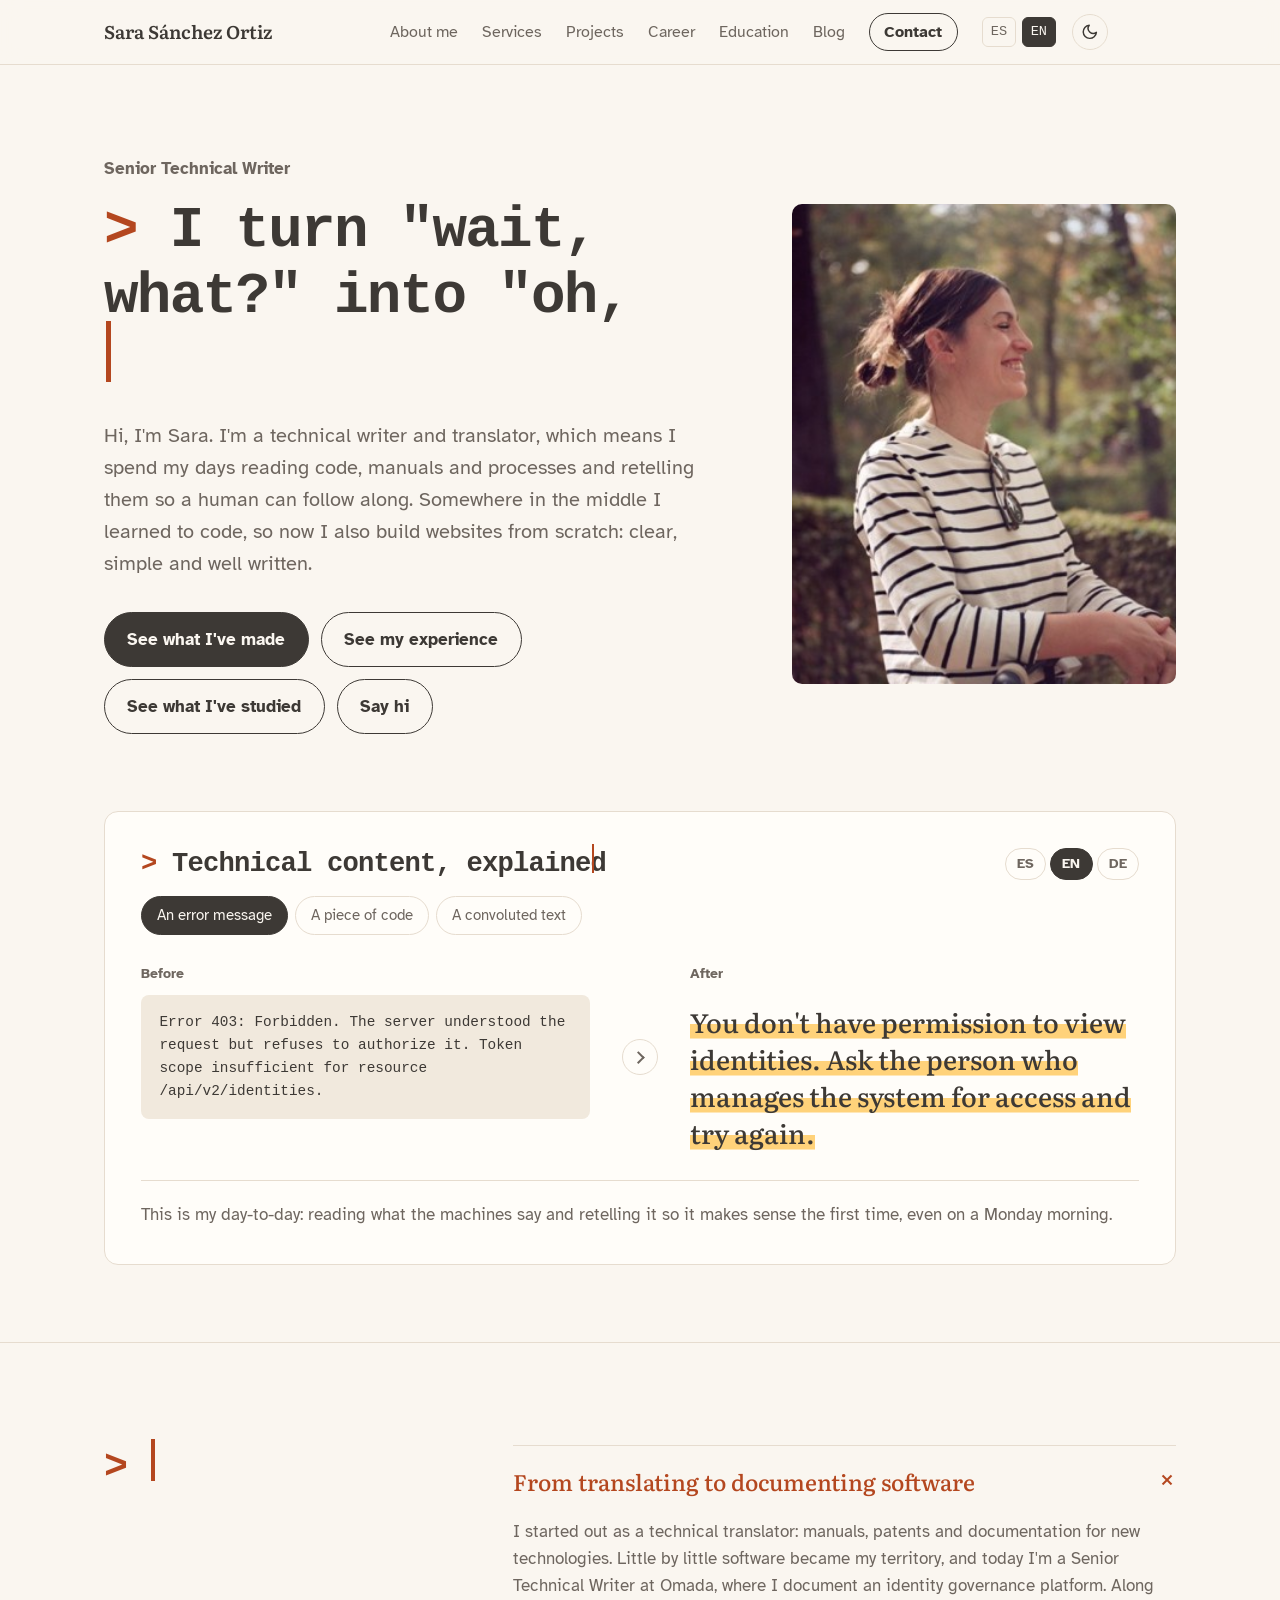
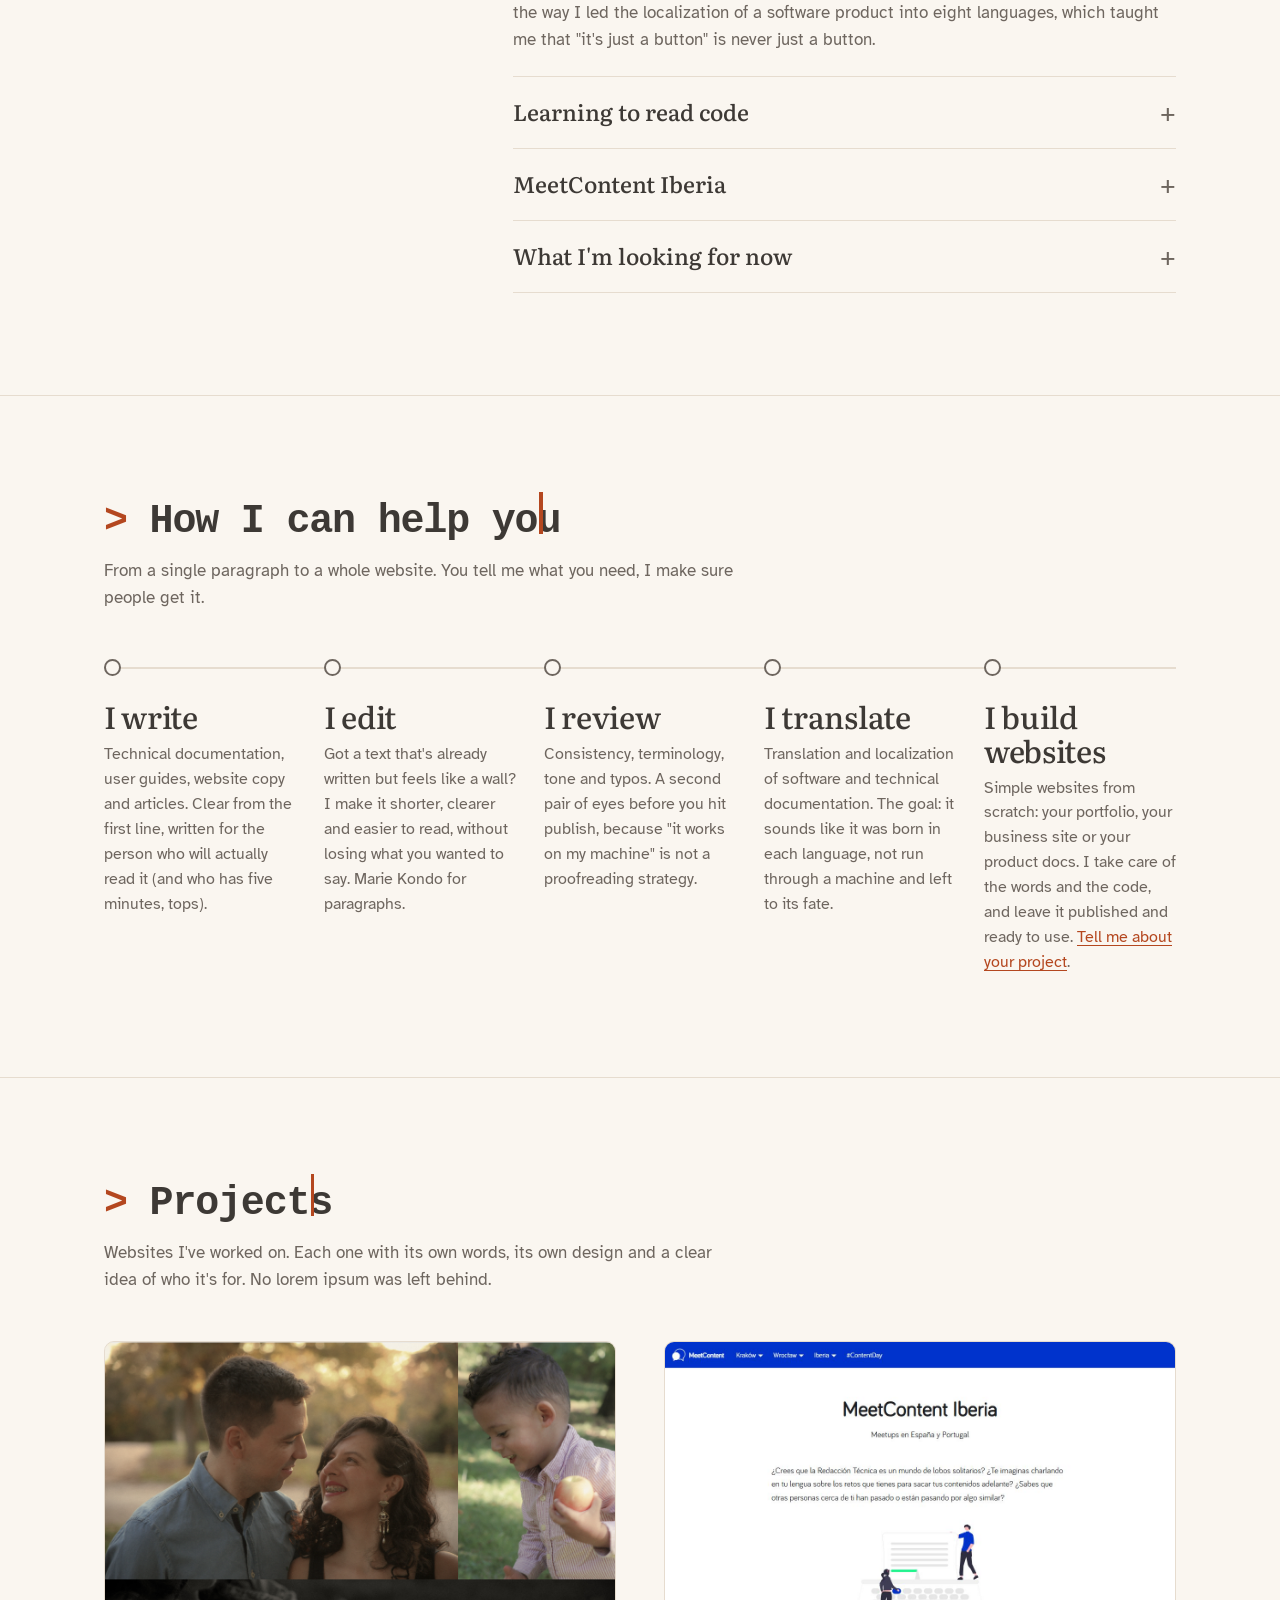
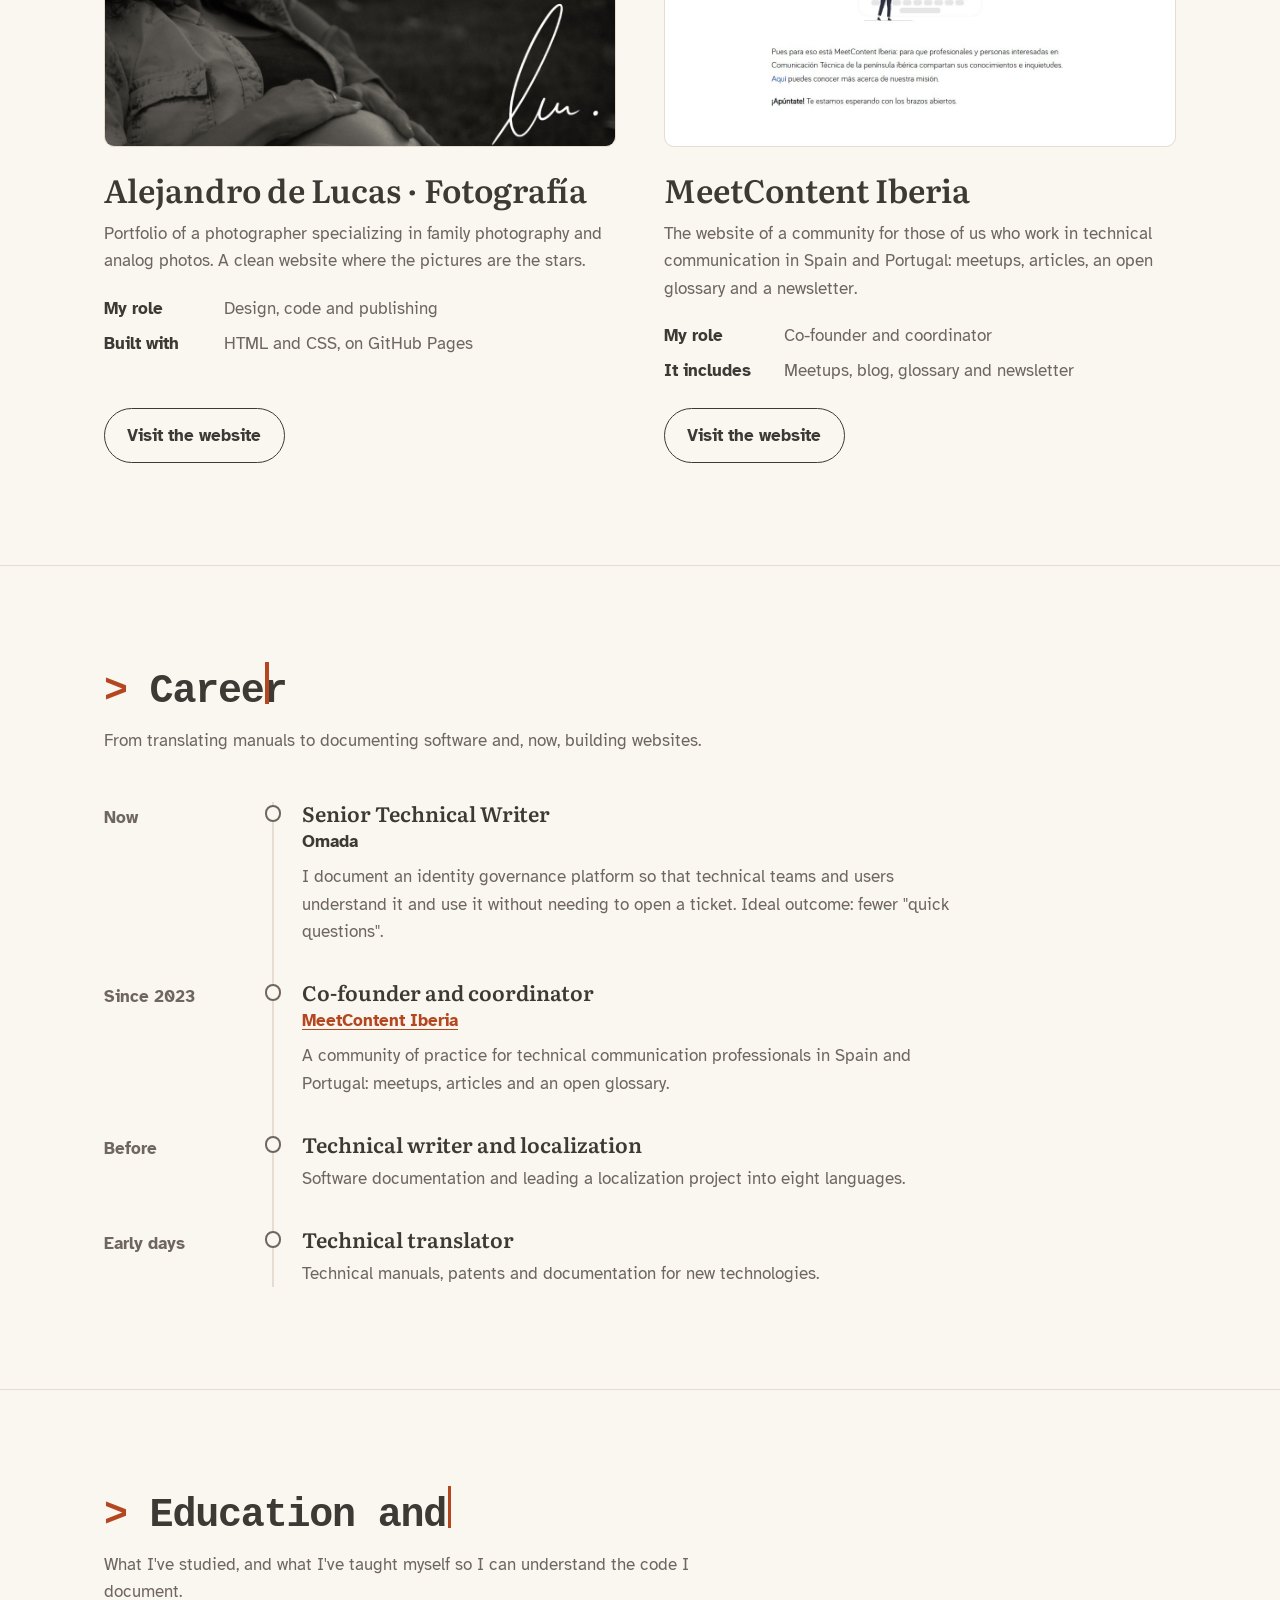
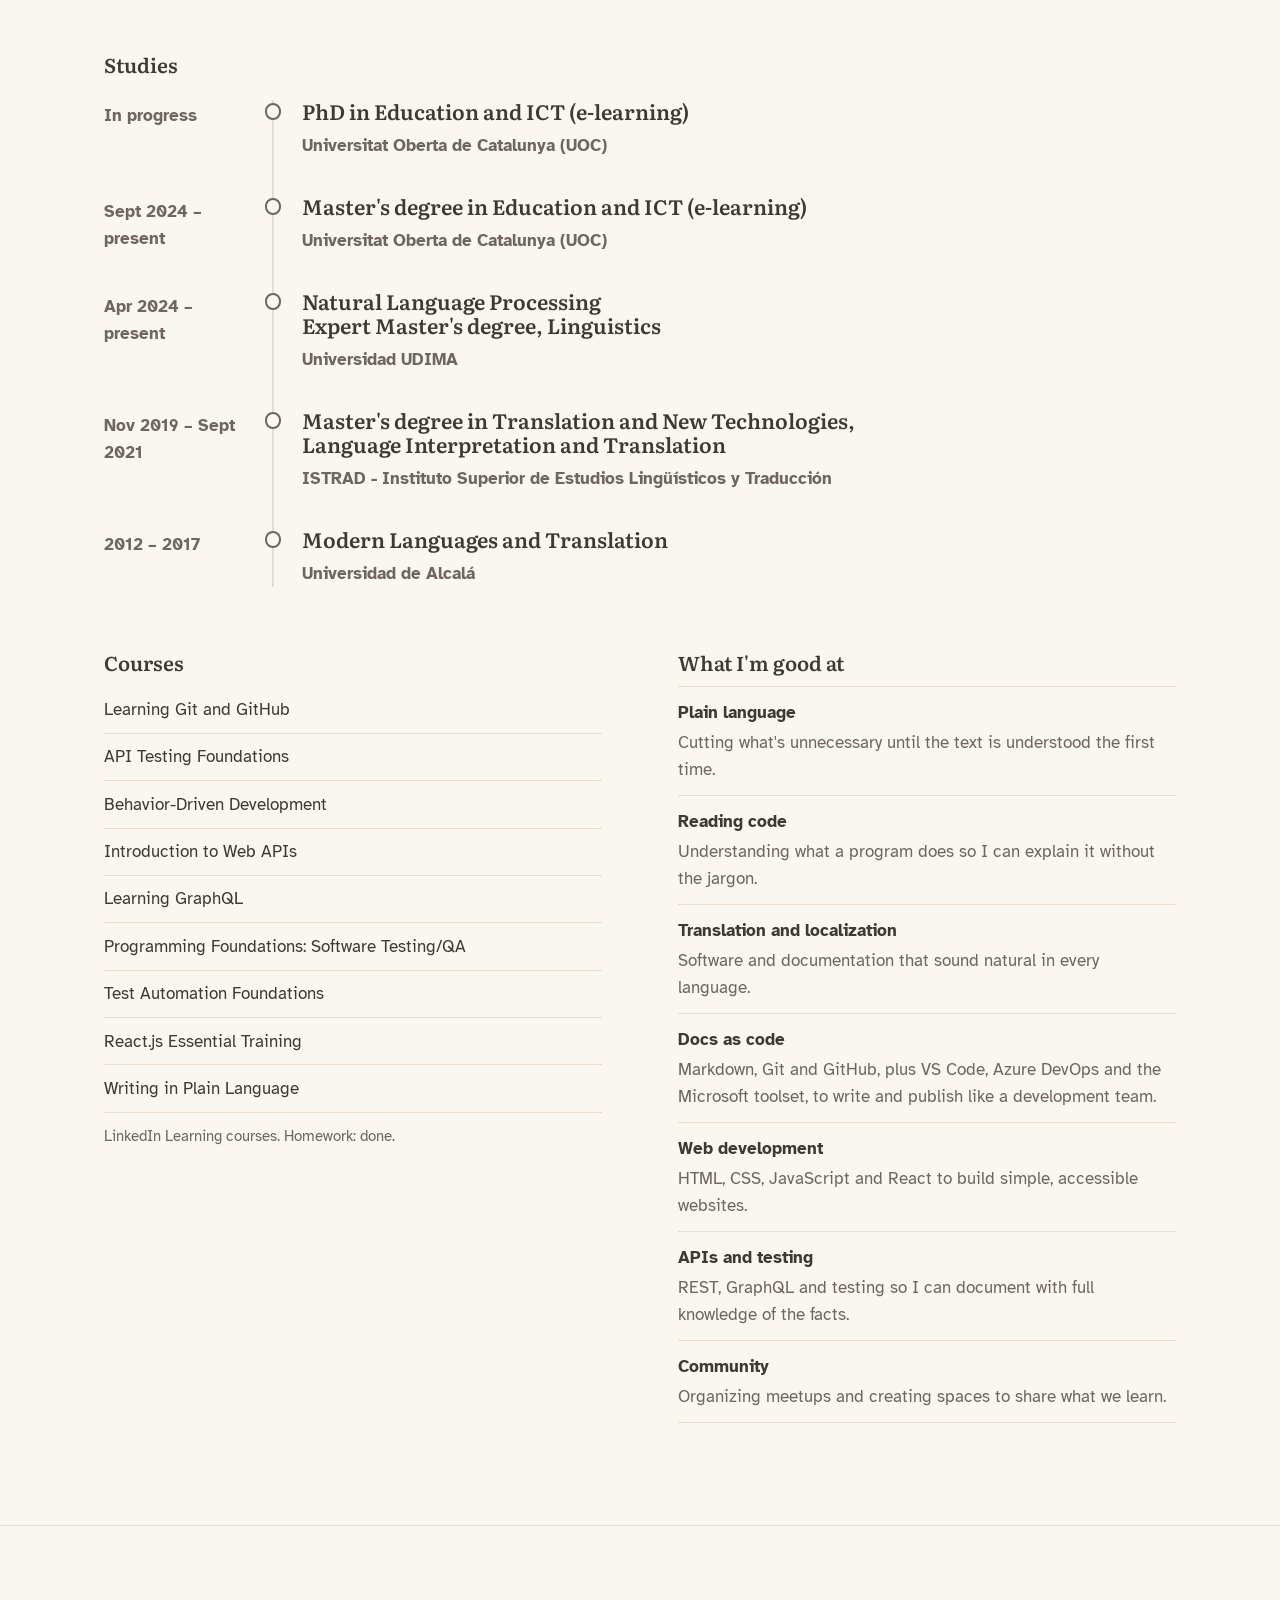
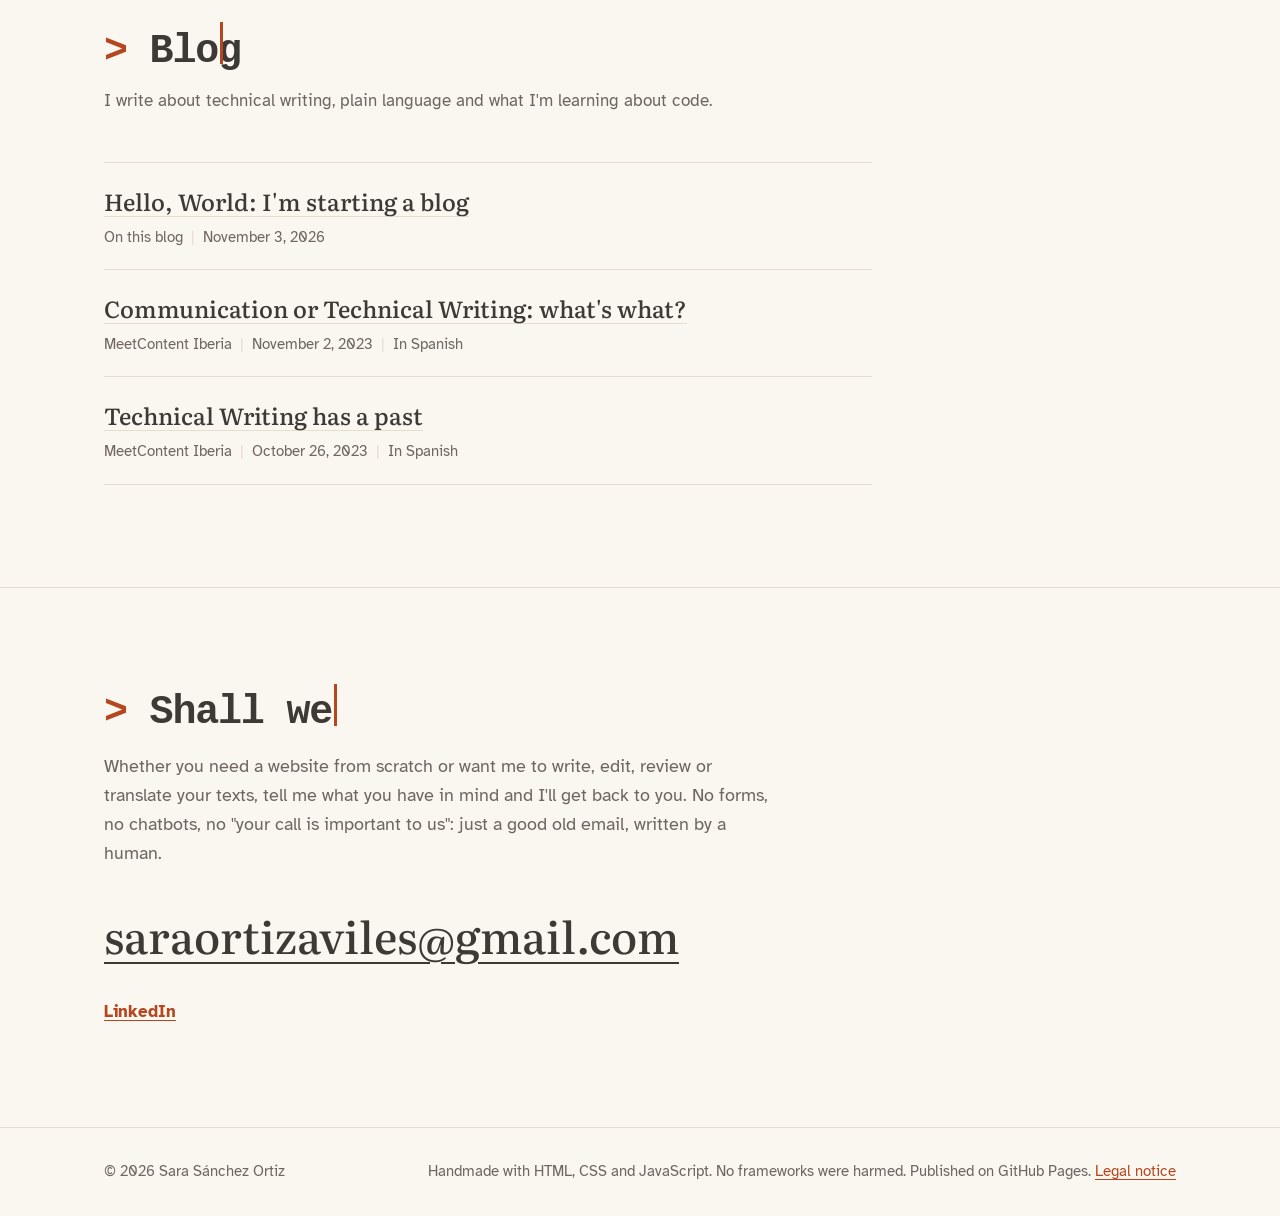
<file: index.html>
<!DOCTYPE html>
<html lang="en">
<head>
  <meta charset="UTF-8">
  <meta name="viewport" content="width=device-width, initial-scale=1">
  <title>Sara Sánchez Ortiz | Technical writing, translation and web design</title>
  <meta name="description" content="Sara Sánchez Ortiz, Senior Technical Writer. I turn 'wait, what?' into 'oh, that was easy': writing, editing, reviewing, translation and simple websites built from scratch.">
  <meta name="author" content="Sara Sánchez Ortiz">

  <!-- How the website looks when shared on LinkedIn, WhatsApp, etc. -->
  <meta property="og:type" content="profile">
  <meta property="og:title" content="Sara Sánchez Ortiz | Technical writing and websites">
  <meta property="og:description" content="I turn 'wait, what?' into 'oh, that was easy'. Writing, editing, reviewing, translation and web design.">
  <meta property="og:url" content="https://sarasanchezor.github.io/TechnicalWriter/">
  <meta property="og:locale" content="en_US">

  <link rel="icon" href="favicon.svg" type="image/svg+xml">

  <link rel="preconnect" href="https://fonts.googleapis.com">
  <link rel="preconnect" href="https://fonts.gstatic.com" crossorigin>
  <link href="https://fonts.googleapis.com/css2?family=Atkinson+Hyperlegible:ital,wght@0,400;0,700;1,400&family=Literata:ital,opsz,wght@0,7..72,400..700;1,7..72,400..700&display=swap" rel="stylesheet">

  <link rel="stylesheet" href="css/styles.css">
  <script>document.documentElement.classList.add('js');try{var t=localStorage.getItem('theme');if(t==='light'||t==='dark')document.documentElement.dataset.theme=t;}catch(e){}</script>
  <script src="js/main.js" defer></script>
</head>
<body>
  <a class="skip-link" href="#main">Skip to content</a>

  <header class="site-header">
    <div class="wrap header-inner">
      <a class="brand" href="#home">Sara Sánchez Ortiz</a>
      <button class="nav-toggle" type="button" aria-expanded="false" aria-controls="menu">Menu</button>
      <nav id="menu" class="site-nav" aria-label="Main">
        <a href="#about">About me</a>
        <a href="#services">Services</a>
        <a href="#projects">Projects</a>
        <a href="#career">Career</a>
        <a href="#education">Education</a>
        <a href="#blog">Blog</a>
        <a class="nav-cta" href="#contact">Contact</a>
        <span class="lang-links" role="group" aria-label="Language">
          <a href="es/index.html" hreflang="es" lang="es">ES</a>
          <a href="index.html" hreflang="en" lang="en" aria-current="true">EN</a>
        </span>
      </nav>
      <button class="theme-toggle" type="button" aria-label="Switch to dark mode">
        <svg class="icon-moon" viewBox="0 0 24 24" aria-hidden="true"><path d="M21 12.8A9 9 0 1 1 11.2 3a7 7 0 0 0 9.8 9.8z"/></svg>
        <svg class="icon-sun" viewBox="0 0 24 24" aria-hidden="true"><circle cx="12" cy="12" r="4"/><path d="M12 2v2M12 20v2M4.9 4.9l1.4 1.4M17.7 17.7l1.4 1.4M2 12h2M20 12h2M4.9 19.1l1.4-1.4M17.7 6.3l1.4-1.4"/></svg>
      </button>
      <!-- EDIT: space reserved for your logo. Put it here, for example: <img src="img/logo.svg" alt="Sara Sánchez Ortiz logo" width="40" height="40"> -->
      <div class="header-logo"></div>
    </div>
  </header>

  <main id="main">

    <!-- ============ HOME ============ -->
    <section id="home" class="hero">
      <div class="wrap hero-grid">
        <div class="hero-text">
          <p class="hero-role">Senior Technical Writer</p>
          <h1>I turn "wait, what?" into "oh, that was easy."</h1>
          <p class="hero-lead">
            Hi, I'm Sara. I'm a technical writer and translator, which means I spend my days reading code,
            manuals and processes and retelling them so a human can follow along.
            Somewhere in the middle I learned to code, so now I also build websites from scratch:
            clear, simple and well written.
          </p>
          <div class="hero-actions">
            <a class="btn btn-primary" href="#projects">See what I've made</a>
            <a class="btn btn-secondary" href="#career">See my experience</a>
            <a class="btn btn-secondary" href="#education">See what I've studied</a>
            <a class="btn btn-secondary" href="#contact">Say hi</a>
          </div>
        </div>

        <figure class="hero-photo">
          <img src="img/sara.jpg" alt="Sara Sánchez Ortiz smiling in a park" width="400" height="400" data-fallback>
          <span class="photo-fallback" aria-hidden="true">SS</span>
        </figure>
      </div>

      <!-- Demo: technical content, explained -->
      <div class="wrap">
        <div class="explainer">
          <div class="explainer-head">
            <h2 class="explainer-title" data-es="Lo técnico, explicado" data-de="Technik, einfach erklärt">Technical content, explained</h2>
            <div class="lang-switch" role="group" aria-label="Example language" hidden>
              <button type="button" data-lang="es" aria-pressed="false" lang="es" aria-label="Español">ES</button>
              <button type="button" data-lang="en" aria-pressed="true" lang="en" aria-label="English">EN</button>
              <button type="button" data-lang="de" aria-pressed="false" lang="de" aria-label="Deutsch">DE</button>
            </div>
            <div class="tabs" role="tablist" aria-label="Choose an example">
              <button role="tab" id="tab-error" aria-controls="panel-error" aria-selected="true" data-es="Un mensaje de error" data-de="Eine Fehlermeldung">An error message</button>
              <button role="tab" id="tab-code" aria-controls="panel-code" aria-selected="false" tabindex="-1" data-es="Un trozo de código" data-de="Ein Stück Code">A piece of code</button>
              <button role="tab" id="tab-text" aria-controls="panel-text" aria-selected="false" tabindex="-1" data-es="Un texto enrevesado" data-de="Ein umständlicher Text">A convoluted text</button>
            </div>
          </div>

          <div id="panel-error" class="panel" role="tabpanel" aria-labelledby="tab-error">
            <div class="pane">
              <p class="pane-label">Before</p>
              <pre class="pane-code"><code>Error 403: Forbidden. The server understood the request but refuses to authorize it. Token scope insufficient for resource /api/v2/identities.</code></pre>
            </div>
            <span class="pane-arrow" aria-hidden="true"></span>
            <div class="pane">
              <p class="pane-label">After</p>
              <p class="pane-plain"><span class="marker" data-es="No tienes permiso para ver las identidades. Pide acceso a la persona que administra el sistema y vuelve a intentarlo." data-de="Sie haben keine Berechtigung, Identitäten anzuzeigen. Bitten Sie die Person, die das System verwaltet, um Zugriff und versuchen Sie es erneut.">You don't have permission to view identities. Ask the person who manages the system for access and try again.</span></p>
            </div>
          </div>

          <div id="panel-code" class="panel" role="tabpanel" aria-labelledby="tab-code" hidden>
            <div class="pane">
              <p class="pane-label">Before</p>
              <pre class="pane-code"><code>const LIMIT = 90 * 86400000;

if (Date.now() - user.lastLogin &gt; LIMIT) {
  account.disable();
  notify(user.manager);
}</code></pre>
            </div>
            <span class="pane-arrow" aria-hidden="true"></span>
            <div class="pane">
              <p class="pane-label">After</p>
              <p class="pane-plain"><span class="marker" data-es="Si alguien pasa más de 90 días sin entrar, su cuenta se desactiva sola y su responsable recibe un aviso." data-de="Wenn sich jemand länger als 90 Tage nicht anmeldet, wird das Konto automatisch deaktiviert und die verantwortliche Führungskraft benachrichtigt.">If someone goes more than 90 days without signing in, their account is disabled automatically and their manager gets a notification.</span></p>
            </div>
          </div>

          <div id="panel-text" class="panel" role="tabpanel" aria-labelledby="tab-text" hidden>
            <div class="pane">
              <p class="pane-label">Before</p>
              <p class="pane-dense" data-es="Con carácter previo a la realización de cualquier operación, el usuario deberá proceder a la cumplimentación del formulario de solicitud habilitado a tal efecto en la plataforma." data-de="Vor Durchführung eines jeden Vorgangs ist von der nutzenden Person zunächst das zu diesem Zweck auf der Plattform bereitgestellte Antragsformular auszufüllen.">Prior to the performance of any operation, the user shall proceed to the completion of the request form made available for that purpose on the platform.</p>
            </div>
            <span class="pane-arrow" aria-hidden="true"></span>
            <div class="pane">
              <p class="pane-label">After</p>
              <p class="pane-plain"><span class="marker" data-es="Antes de empezar, rellena el formulario de solicitud." data-de="Füllen Sie das Antragsformular aus, bevor Sie beginnen.">Before you start, fill in the request form.</span></p>
            </div>
          </div>

          <p class="explainer-note" data-es="Esto es mi día a día: leer lo que dicen las máquinas y contarlo para que se entienda a la primera, incluso un lunes a las nueve." data-de="Das ist mein Arbeitsalltag: lesen, was die Maschinen sagen, und es so erzählen, dass es gleich beim ersten Mal Sinn ergibt, sogar an einem Montagmorgen.">This is my day-to-day: reading what the machines say and retelling it so it makes sense the first time, even on a Monday morning.</p>
        </div>
      </div>
    </section>

    <!-- ============ ABOUT ME ============ -->
    <section id="about" class="section">
      <div class="wrap two-col">
        <h2>About me</h2>
        <div class="accordion">
          <details name="about" open>
            <summary>From translating to documenting software</summary>
            <p>
              I started out as a technical translator: manuals, patents and documentation for new technologies.
              Little by little software became my territory, and today I'm a Senior Technical Writer at Omada,
              where I document an identity governance platform. Along the way I led the
              localization of a software product into eight languages, which taught me that "it's just a
              button" is never just a button.
            </p>
          </details>
          <details name="about">
            <summary>Learning to read code</summary>
            <p>
              To explain a product well you have to understand it from the inside. So I learned to read code,
              work with Git and GitHub, VS Code, Azure DevOps and the Microsoft toolset, test APIs and build with
              HTML, CSS, JavaScript and React. Turns out a good
              website is a lot like a good manual: clear structure, the right words and nothing extra.
              Also, <code>Ctrl+Z</code> works in both.
            </p>
          </details>
          <details name="about">
            <summary>MeetContent Iberia</summary>
            <p>
              I'm also a co-founder of <a href="https://meetcontent.github.io/iberia/">MeetContent Iberia</a>,
              a community for those of us who work in technical communication in Spain and Portugal.
              We meet, we share what we've learned and we argue (nicely) about the Oxford comma.
            </p>
          </details>
          <details name="about">
            <summary>What I'm looking for now</summary>
            <p>
              I want to combine the two things I enjoy most, writing and building, so that companies and
              people end up with a website that is clear, useful and easy to use. No "click here to learn more".
              We both know what you'll find there.
            </p>
          </details>
        </div>
      </div>
    </section>

    <!-- ============ SERVICES ============ -->
    <section id="services" class="section">
      <div class="wrap">
        <div class="section-head">
          <h2>How I can help you</h2>
          <p>From a single paragraph to a whole website. You tell me what you need, I make sure people get it.</p>
        </div>

        <ol class="services">
          <li class="service">
            <h3>I write</h3>
            <p>Technical documentation, user guides, website copy and articles. Clear from the first line, written for the person who will actually read it (and who has five minutes, tops).</p>
          </li>
          <li class="service">
            <h3>I edit</h3>
            <p>Got a text that's already written but feels like a wall? I make it shorter, clearer and easier to read, without losing what you wanted to say. Marie Kondo for paragraphs.</p>
          </li>
          <li class="service">
            <h3>I review</h3>
            <p>Consistency, terminology, tone and typos. A second pair of eyes before you hit publish, because "it works on my machine" is not a proofreading strategy.</p>
          </li>
          <li class="service">
            <h3>I translate</h3>
            <p>Translation and localization of software and technical documentation. The goal: it sounds like it was born in each language, not run through a machine and left to its fate.</p>
          </li>
          <li class="service">
            <h3>I build websites</h3>
            <p>Simple websites from scratch: your portfolio, your business site or your product docs. I take care of the words and the code, and leave it published and ready to use. <a href="#contact">Tell me about your project</a>.</p>
          </li>
        </ol>
      </div>
    </section>

    <!-- ============ PROJECTS ============ -->
    <section id="projects" class="section">
      <div class="wrap">
        <div class="section-head">
          <h2>Projects</h2>
          <p>Websites I've worked on. Each one with its own words, its own design and a clear idea of who it's for. No lorem ipsum was left behind.</p>
        </div>

        <div class="project-grid">
        <article class="project-card">
          <figure class="project-shot">
            <img src="img/website-alejandro-de-lucas.png" alt="Photos from the Alejandro de Lucas · Fotografía website: a couple smiling at each other, a little boy holding an apple and a black-and-white pregnancy photo with the photographer's signature" width="1190" height="944" loading="lazy">
          </figure>
          <div class="project-body">
            <h3>Alejandro de Lucas · Fotografía</h3>
            <p>Portfolio of a photographer specializing in family photography and analog photos. A clean website where the pictures are the stars.</p>
            <dl class="project-facts">
              <div><dt>My role</dt><dd>Design, code and publishing</dd></div>
              <div><dt>Built with</dt><dd>HTML and CSS, on GitHub Pages</dd></div>
            </dl>
            <a class="btn btn-secondary" href="https://alexdelucas-fotografia.github.io/alejandrodelucas/">Visit the website</a>
          </div>
        </article>

        <article class="project-card">
          <figure class="project-shot">
            <img src="img/proyecto-2.jpg" alt="Screenshot of the MeetContent Iberia website" width="1190" height="944" loading="lazy">
          </figure>
          <div class="project-body">
            <h3>MeetContent Iberia</h3>
            <p>The website of a community for those of us who work in technical communication in Spain and Portugal: meetups, articles, an open glossary and a newsletter.</p>
            <dl class="project-facts">
              <div><dt>My role</dt><dd>Co-founder and coordinator</dd></div>
              <div><dt>It includes</dt><dd>Meetups, blog, glossary and newsletter</dd></div>
            </dl>
            <a class="btn btn-secondary" href="https://meetcontent.github.io/iberia/">Visit the website</a>
          </div>
        </article>
        </div>
    </section>

    <!-- ============ CAREER ============ -->
    <section id="career" class="section">
      <div class="wrap">
        <div class="section-head">
          <h2>Career</h2>
          <p>From translating manuals to documenting software and, now, building websites.</p>
        </div>

        <ol class="timeline">
          <li>
            <p class="tl-when">Now</p>
            <div class="tl-what">
              <h3>Senior Technical Writer</h3>
              <p class="tl-org">Omada</p>
              <p>I document an identity governance platform so that technical teams and users understand it and use it without needing to open a ticket. Ideal outcome: fewer "quick questions".</p>
            </div>
          </li>
          <li>
            <p class="tl-when">Since 2023</p>
            <div class="tl-what">
              <h3>Co-founder and coordinator</h3>
              <p class="tl-org"><a href="https://meetcontent.github.io/iberia/">MeetContent Iberia</a></p>
              <p>A community of practice for technical communication professionals in Spain and Portugal: meetups, articles and an open glossary.</p>
            </div>
          </li>
          <li>
            <p class="tl-when">Before</p>
            <div class="tl-what">
              <h3>Technical writer and localization</h3>
              <p>Software documentation and leading a localization project into eight languages.</p>
            </div>
          </li>
          <li>
            <p class="tl-when">Early days</p>
            <div class="tl-what">
              <h3>Technical translator</h3>
              <p>Technical manuals, patents and documentation for new technologies.</p>
            </div>
          </li>
        </ol>
      </div>
    </section>

    <!-- ============ EDUCATION AND SKILLS ============ -->
    <section id="education" class="section">
      <div class="wrap">
        <div class="section-head">
          <h2>Education and skills</h2>
          <p>What I've studied, and what I've taught myself so I can understand the code I document.</p>
        </div>

        <h3 class="cv-title">Studies</h3>
        <ol class="timeline">
          <li>
            <p class="tl-when">In progress</p>
            <div class="tl-what">
              <h3>PhD in Education and ICT (e-learning)</h3>
              <p class="tl-org">Universitat Oberta de Catalunya (UOC)</p>
            </div>
          </li>
          <li>
            <p class="tl-when">Sept 2024 – present</p>
            <div class="tl-what">
              <h3>Master's degree in Education and ICT (e-learning)</h3>
              <p class="tl-org">Universitat Oberta de Catalunya (UOC)</p>
            </div>
          </li>
          <li>
            <p class="tl-when">Apr 2024 – present</p>
            <div class="tl-what">
              <h3>Natural Language Processing Expert Master's degree, Linguistics</h3>
              <p class="tl-org">Universidad UDIMA</p>
            </div>
          </li>
          <li>
            <p class="tl-when">Nov 2019 – Sept 2021</p>
            <div class="tl-what">
              <h3>Master's degree in Translation and New Technologies, Language Interpretation and Translation</h3>
              <p class="tl-org">ISTRAD - Instituto Superior de Estudios Lingüísticos y Traducción</p>
            </div>
          </li>
          <li>
            <p class="tl-when">2012 – 2017</p>
            <div class="tl-what">
              <h3>Modern Languages and Translation</h3>
              <p class="tl-org">Universidad de Alcalá</p>
            </div>
          </li>
        </ol>

        <div class="cv-grid">
          <div>
            <h3 class="cv-title">Courses</h3>
            <ul class="cv-list">
              <li><span>Learning Git and GitHub</span></li>
              <li><span>API Testing Foundations</span></li>
              <li><span>Behavior-Driven Development</span></li>
              <li><span>Introduction to Web APIs</span></li>
              <li><span>Learning GraphQL</span></li>
              <li><span>Programming Foundations: Software Testing/QA</span></li>
              <li><span>Test Automation Foundations</span></li>
              <li><span>React.js Essential Training</span></li>
              <li><span>Writing in Plain Language</span></li>
            </ul>
            <p class="cv-source">LinkedIn Learning courses. Homework: done.</p>
          </div>

          <div>
            <h3 class="cv-title">What I'm good at</h3>
            <dl class="skills">
              <div><dt>Plain language</dt><dd>Cutting what's unnecessary until the text is understood the first time.</dd></div>
              <div><dt>Reading code</dt><dd>Understanding what a program does so I can explain it without the jargon.</dd></div>
              <div><dt>Translation and localization</dt><dd>Software and documentation that sound natural in every language.</dd></div>
              <div><dt>Docs as code</dt><dd>Markdown, Git and GitHub, plus VS Code, Azure DevOps and the Microsoft toolset, to write and publish like a development team.</dd></div>
              <div><dt>Web development</dt><dd>HTML, CSS, JavaScript and React to build simple, accessible websites.</dd></div>
              <div><dt>APIs and testing</dt><dd>REST, GraphQL and testing so I can document with full knowledge of the facts.</dd></div>
              <div><dt>Community</dt><dd>Organizing meetups and creating spaces to share what we learn.</dd></div>
            </dl>
          </div>
        </div>
      </div>
    </section>

    <!-- ============ BLOG ============ -->
    <section id="blog" class="section">
      <div class="wrap">
        <div class="section-head">
          <h2>Blog</h2>
          <p>I write about technical writing, plain language and what I'm learning about code.</p>
        </div>

        <!-- To add a new article: copy blog/hello.html, rename it and add a row here at the top -->
        <ul class="posts">
          <li>
            <a href="blog/hello.html">Hello, World: I'm starting a blog</a>
            <p>On this blog <span class="post-sep">|</span> <time datetime="2026-11-03">November 3, 2026</time></p>
          </li>
          <li>
            <a href="https://meetcontent.github.io/iberia/blog/iberia-comunicaci%C3%B3n-redaccion-tecnica" hreflang="es">Communication or Technical Writing: what's what?</a>
            <p>MeetContent Iberia <span class="post-sep">|</span> <time datetime="2023-11-02">November 2, 2023</time> <span class="post-sep">|</span> In Spanish</p>
          </li>
          <li>
            <a href="https://meetcontent.github.io/iberia/blog/iberia-historia-redaccion-tecnica" hreflang="es">Technical Writing has a past</a>
            <p>MeetContent Iberia <span class="post-sep">|</span> <time datetime="2023-10-26">October 26, 2023</time> <span class="post-sep">|</span> In Spanish</p>
          </li>
        </ul>
      </div>
    </section>

    <!-- ============ CONTACT ============ -->
    <section id="contact" class="section contact">
      <div class="wrap">
        <h2>Shall we talk about your project?</h2>
        <p class="contact-lead">
          Whether you need a website from scratch or want me to write, edit, review or translate your texts,
          tell me what you have in mind and I'll get back to you. No forms, no chatbots, no "your call is important to us":
          just a good old email, written by a human.
        </p>
        <a class="contact-mail" href="mailto:saraortizaviles@gmail.com">saraortizaviles@gmail.com</a>
        <ul class="contact-links">
          <li><a href="https://www.linkedin.com/in/sarasanchezortiz/">LinkedIn</a></li>
        </ul>
      </div>
    </section>

  </main>

  <footer class="site-footer">
    <div class="wrap footer-inner">
      <p>© <span data-year>2026</span> Sara Sánchez Ortiz</p>
      <p>Handmade with HTML, CSS and JavaScript. No frameworks were harmed. Published on GitHub Pages. <a href="legal-notice.html">Legal notice</a></p>
    </div>
  </footer>
</body>
</html>
</file>
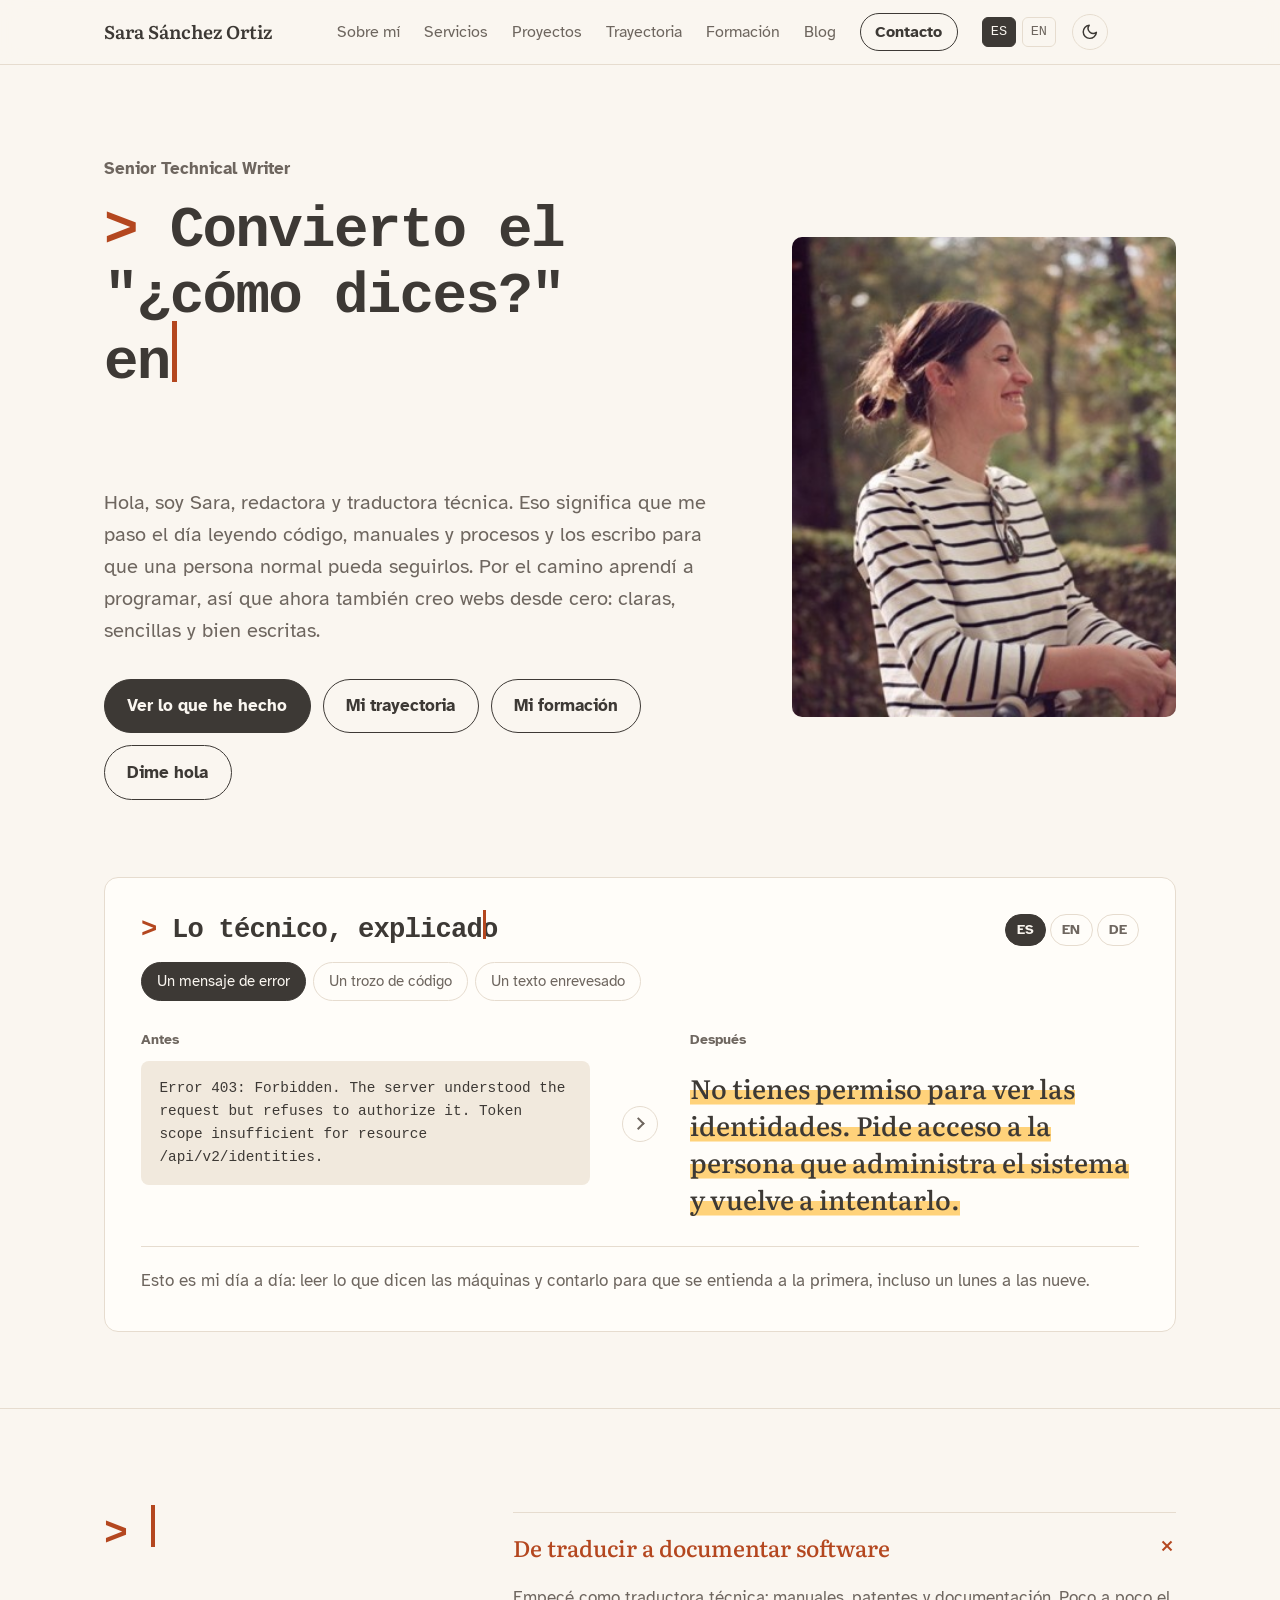
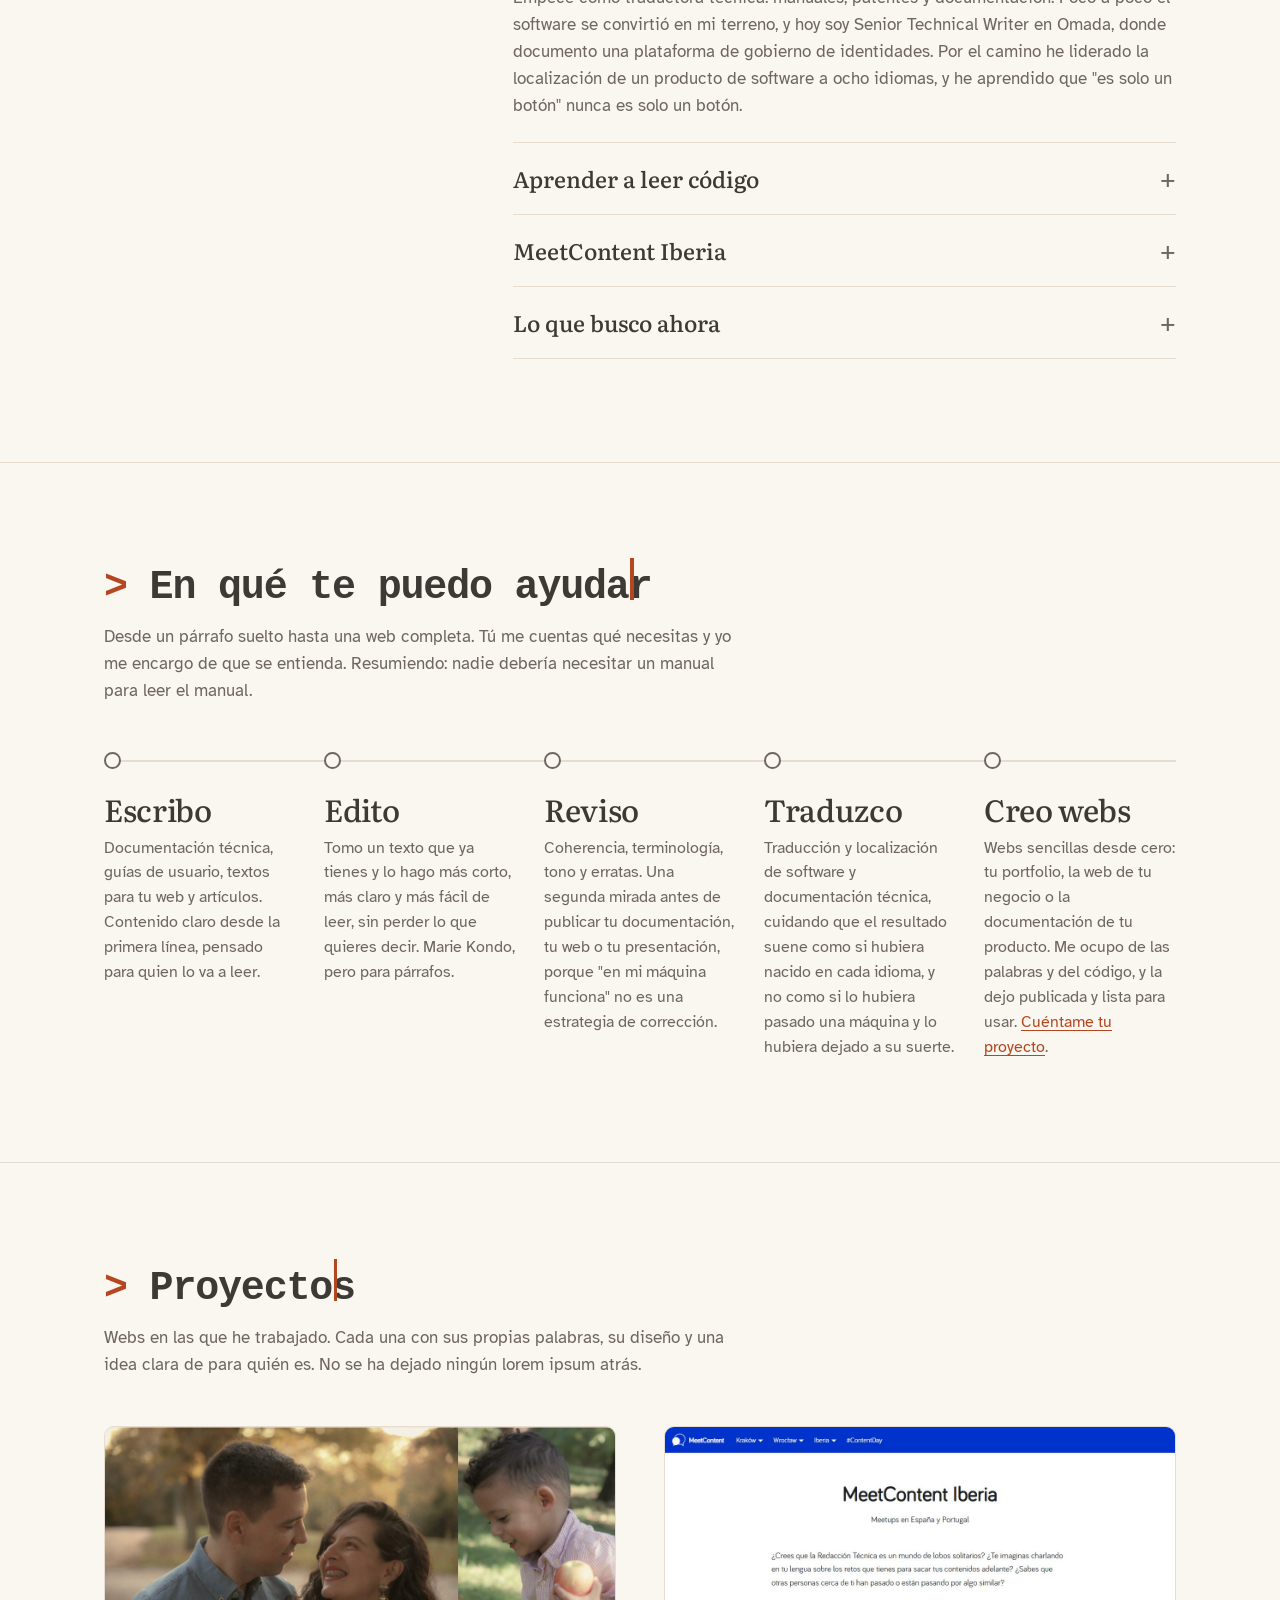
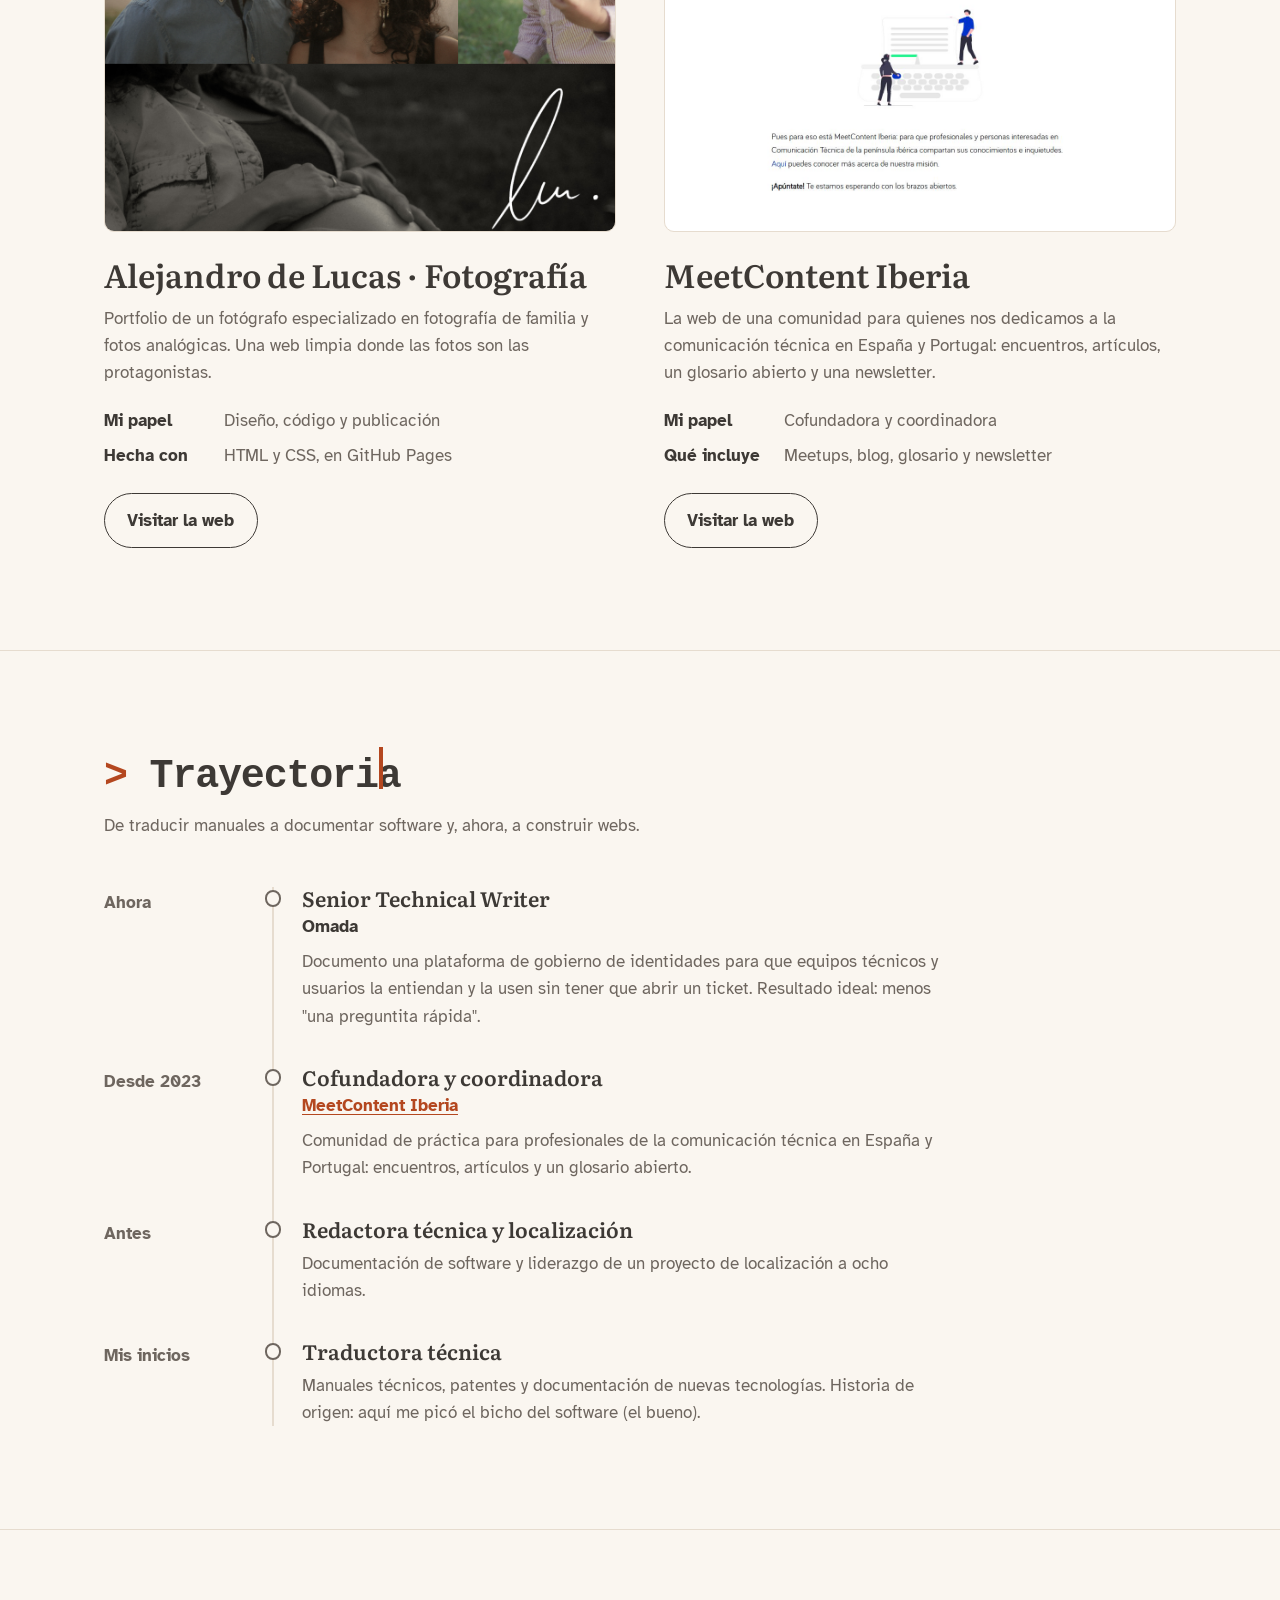
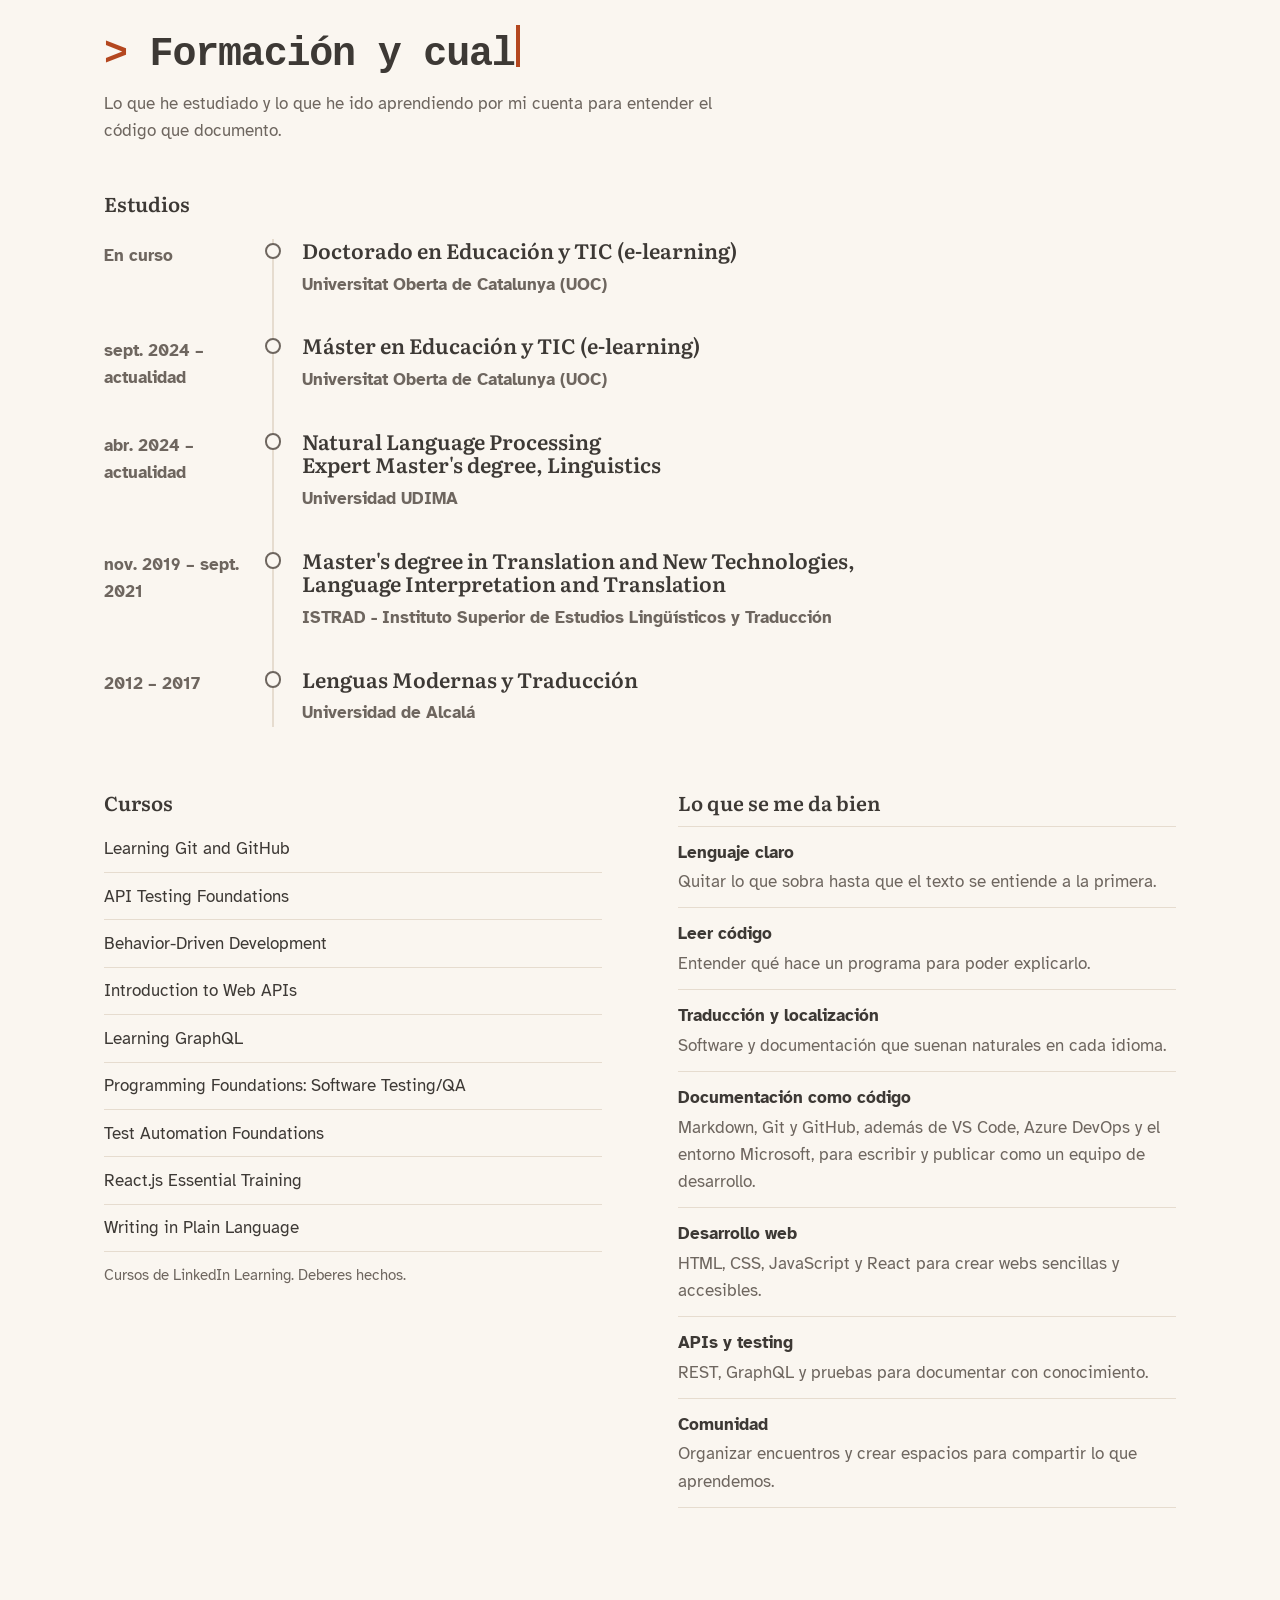
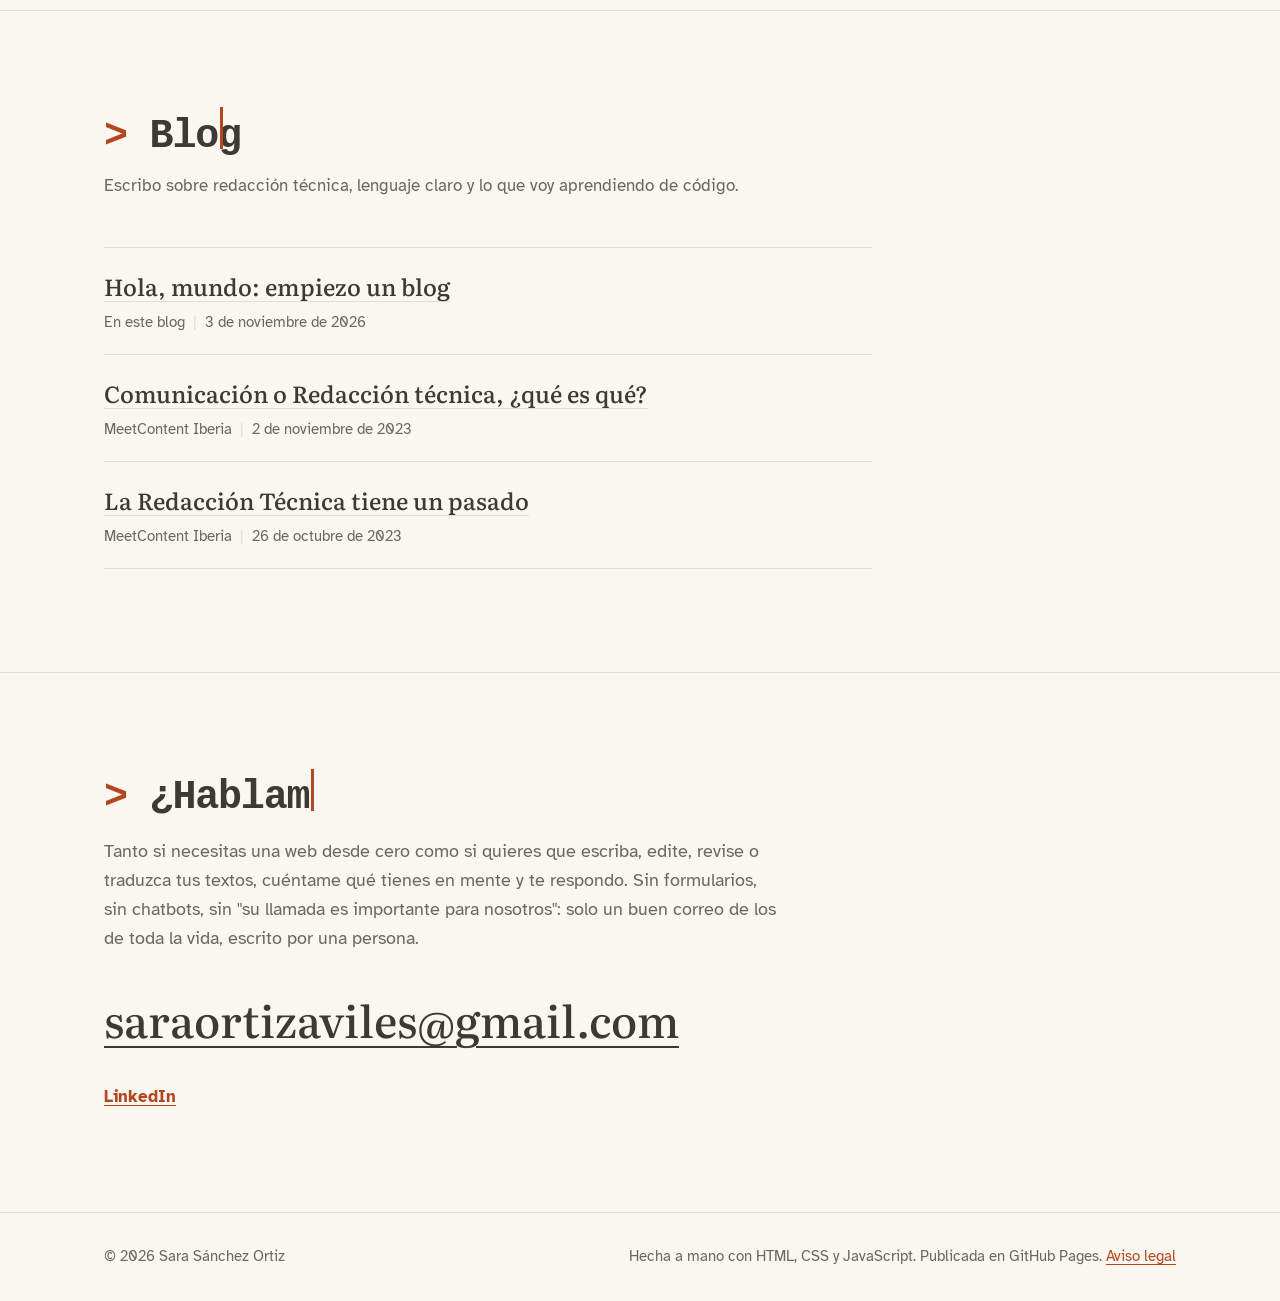
<file: es/index.html>
<!DOCTYPE html>
<html lang="es">
<head>
  <meta charset="UTF-8">
  <meta name="viewport" content="width=device-width, initial-scale=1">
  <title>Sara Sánchez Ortiz | Redacción técnica, traducción y creación de webs</title>
  <meta name="description" content="Sara Sánchez Ortiz, Senior Technical Writer en Omada. Escribo, edito, reviso y traduzco contenidos técnicos, y creo webs sencillas desde cero.">
  <meta name="author" content="Sara Sánchez Ortiz">

  <!-- Cómo se ve la web al compartirla en LinkedIn, WhatsApp, etc. -->
  <meta property="og:type" content="profile">
  <meta property="og:title" content="Sara Sánchez Ortiz | Redacción técnica y webs">
  <meta property="og:description" content="Convierto el «Espera, ¿que tengo que hacer qué?» en «ah, pues era fácil». Redacción, edición, revisión, traducción y creación de webs.">
  <meta property="og:url" content="https://sarasanchezor.github.io/TechnicalWriter/es/">
  <meta property="og:locale" content="es_ES">
  <!-- EDITA (opcional): añade una imagen de 1200×630 px en img/og.jpg y quita el comentario de la línea siguiente -->
  <!-- <meta property="og:image" content="https://sarasanchezor.github.io/TechnicalWriter/img/og.jpg"> -->

  <link rel="icon" href="../favicon.svg" type="image/svg+xml">

  <link rel="preconnect" href="https://fonts.googleapis.com">
  <link rel="preconnect" href="https://fonts.gstatic.com" crossorigin>
  <link href="https://fonts.googleapis.com/css2?family=Atkinson+Hyperlegible:ital,wght@0,400;0,700;1,400&family=Literata:ital,opsz,wght@0,7..72,400..700;1,7..72,400..700&display=swap" rel="stylesheet">

  <link rel="stylesheet" href="../css/styles.css">
  <script>document.documentElement.classList.add('js');try{var t=localStorage.getItem('theme');if(t==='light'||t==='dark')document.documentElement.dataset.theme=t;}catch(e){}</script>
  <script src="../js/main.js" defer></script>
</head>
<body>
  <a class="skip-link" href="#main">Saltar al contenido</a>

  <header class="site-header">
    <div class="wrap header-inner">
      <a class="brand" href="#inicio">Sara Sánchez Ortiz</a>
      <button class="nav-toggle" type="button" aria-expanded="false" aria-controls="menu">Menú</button>
      <nav id="menu" class="site-nav" aria-label="Principal">
        <a href="#sobre-mi">Sobre mí</a>
        <a href="#servicios">Servicios</a>
        <a href="#proyectos">Proyectos</a>
        <a href="#trayectoria">Trayectoria</a>
        <a href="#formacion">Formación</a>
        <a href="#blog">Blog</a>
        <a class="nav-cta" href="#contacto">Contacto</a>
        <span class="lang-links" role="group" aria-label="Idioma">
          <a href="index.html" hreflang="es" lang="es" aria-current="true">ES</a>
          <a href="../index.html" hreflang="en" lang="en">EN</a>
        </span>
      </nav>
      <button class="theme-toggle" type="button" aria-label="Cambiar a modo oscuro">
        <svg class="icon-moon" viewBox="0 0 24 24" aria-hidden="true"><path d="M21 12.8A9 9 0 1 1 11.2 3a7 7 0 0 0 9.8 9.8z"/></svg>
        <svg class="icon-sun" viewBox="0 0 24 24" aria-hidden="true"><circle cx="12" cy="12" r="4"/><path d="M12 2v2M12 20v2M4.9 4.9l1.4 1.4M17.7 17.7l1.4 1.4M2 12h2M20 12h2M4.9 19.1l1.4-1.4M17.7 6.3l1.4-1.4"/></svg>
      </button>
      <!-- EDITA: espacio reservado para tu logo. Pon aquí, por ejemplo: <img src="../img/logo.svg" alt="Logo de Sara Sánchez Ortiz" width="40" height="40"> -->
      <div class="header-logo"></div>
    </div>
  </header>

  <main id="main">

    <!-- ============ INICIO ============ -->
    <section id="inicio" class="hero">
      <div class="wrap hero-grid">
        <div class="hero-text">
          <p class="hero-role">Senior Technical Writer</p>
          <h1>Convierto el "¿cómo dices?" en "ah, pues era fácil."</h1>
          <p class="hero-lead">
            Hola, soy Sara, redactora y traductora técnica. Eso significa que me paso el día leyendo código,
            manuales y procesos y los escribo para que una persona normal
            pueda seguirlos. Por el camino aprendí a programar, así que ahora también creo webs desde cero:
            claras, sencillas y bien escritas.
          </p>
          <div class="hero-actions">
            <a class="btn btn-primary" href="#proyectos">Ver lo que he hecho</a>
            <a class="btn btn-secondary" href="#trayectoria">Mi trayectoria</a>
            <a class="btn btn-secondary" href="#formacion">Mi formación</a>
            <a class="btn btn-secondary" href="#contacto">Dime hola</a>
          </div>
        </div>

        <!-- EDITA: guarda tu foto como img/sara.jpg (vertical, unos 800×1000 px) -->
        <figure class="hero-photo">
          <img src="../img/sara.jpg" alt="Sara Sánchez Ortiz sonriendo en un parque" width="400" height="400" data-fallback>
          <span class="photo-fallback" aria-hidden="true">SS</span>
        </figure>
      </div>

      <!-- Demostración: lo técnico, explicado -->
      <div class="wrap">
        <div class="explainer">
          <div class="explainer-head">
            <h2 class="explainer-title" data-en="Technical content, explained" data-de="Technik, einfach erklärt">Lo técnico, explicado</h2>
            <div class="lang-switch" role="group" aria-label="Idioma del ejemplo" hidden>
              <button type="button" data-lang="es" aria-pressed="true" lang="es" aria-label="Español">ES</button>
              <button type="button" data-lang="en" aria-pressed="false" lang="en" aria-label="English">EN</button>
              <button type="button" data-lang="de" aria-pressed="false" lang="de" aria-label="Deutsch">DE</button>
            </div>
            <div class="tabs" role="tablist" aria-label="Elige un ejemplo">
              <button role="tab" id="tab-error" aria-controls="panel-error" aria-selected="true" data-en="An error message" data-de="Eine Fehlermeldung">Un mensaje de error</button>
              <button role="tab" id="tab-code" aria-controls="panel-code" aria-selected="false" tabindex="-1" data-en="A piece of code" data-de="Ein Stück Code">Un trozo de código</button>
              <button role="tab" id="tab-text" aria-controls="panel-text" aria-selected="false" tabindex="-1" data-en="A convoluted text" data-de="Ein umständlicher Text">Un texto enrevesado</button>
            </div>
          </div>

          <div id="panel-error" class="panel" role="tabpanel" aria-labelledby="tab-error">
            <div class="pane">
              <p class="pane-label">Antes</p>
              <pre class="pane-code"><code>Error 403: Forbidden. The server understood the request but refuses to authorize it. Token scope insufficient for resource /api/v2/identities.</code></pre>
            </div>
            <span class="pane-arrow" aria-hidden="true"></span>
            <div class="pane">
              <p class="pane-label">Después</p>
              <p class="pane-plain"><span class="marker" data-en="You don't have permission to view identities. Ask the person who manages the system for access and try again." data-de="Sie haben keine Berechtigung, Identitäten anzuzeigen. Bitten Sie die Person, die das System verwaltet, um Zugriff und versuchen Sie es erneut.">No tienes permiso para ver las identidades. Pide acceso a la persona que administra el sistema y vuelve a intentarlo.</span></p>
            </div>
          </div>

          <div id="panel-code" class="panel" role="tabpanel" aria-labelledby="tab-code" hidden>
            <div class="pane">
              <p class="pane-label">Antes</p>
              <pre class="pane-code"><code>const LIMIT = 90 * 86400000;

if (Date.now() - user.lastLogin &gt; LIMIT) {
  account.disable();
  notify(user.manager);
}</code></pre>
            </div>
            <span class="pane-arrow" aria-hidden="true"></span>
            <div class="pane">
              <p class="pane-label">Después</p>
              <p class="pane-plain"><span class="marker" data-en="If someone goes more than 90 days without signing in, their account is disabled automatically and their manager gets a notification." data-de="Wenn sich jemand länger als 90 Tage nicht anmeldet, wird das Konto automatisch deaktiviert und die verantwortliche Führungskraft benachrichtigt.">Si alguien pasa más de 90 días sin entrar, su cuenta se desactiva sola y su responsable recibe un aviso.</span></p>
            </div>
          </div>

          <div id="panel-text" class="panel" role="tabpanel" aria-labelledby="tab-text" hidden>
            <div class="pane">
              <p class="pane-label">Antes</p>
              <p class="pane-dense" data-en="Prior to the performance of any operation, the user shall proceed to the completion of the request form made available for that purpose on the platform." data-de="Vor Durchführung eines jeden Vorgangs ist von der nutzenden Person zunächst das zu diesem Zweck auf der Plattform bereitgestellte Antragsformular auszufüllen.">Con carácter previo a la realización de cualquier operación, el usuario deberá proceder a la cumplimentación del formulario de solicitud habilitado a tal efecto en la plataforma.</p>
            </div>
            <span class="pane-arrow" aria-hidden="true"></span>
            <div class="pane">
              <p class="pane-label">Después</p>
              <p class="pane-plain"><span class="marker" data-en="Before you start, fill in the request form." data-de="Füllen Sie das Antragsformular aus, bevor Sie beginnen.">Antes de empezar, rellena el formulario de solicitud.</span></p>
            </div>
          </div>

          <p class="explainer-note" data-en="This is my day-to-day: reading what the machines say and retelling it so it makes sense the first time, even on a Monday morning." data-de="Das ist mein Arbeitsalltag: lesen, was die Maschinen sagen, und es so erzählen, dass es gleich beim ersten Mal Sinn ergibt, sogar an einem Montagmorgen.">Esto es mi día a día: leer lo que dicen las máquinas y contarlo para que se entienda a la primera, incluso un lunes a las nueve.</p>
        </div>
      </div>
    </section>

    <!-- ============ SOBRE MÍ ============ -->
    <section id="sobre-mi" class="section">
      <div class="wrap two-col">
        <h2>Sobre mí</h2>
        <div class="accordion">
          <details name="sobre-mi" open>
            <summary>De traducir a documentar software</summary>
            <p>
              Empecé como traductora técnica: manuales, patentes y documentación.
              Poco a poco el software se convirtió en mi terreno, y hoy soy Senior Technical Writer en Omada,
              donde documento una plataforma de gobierno de identidades. Por el camino he
              liderado la localización de un producto de software a ocho idiomas, y he aprendido que
              "es solo un botón" nunca es solo un botón.
            </p>
          </details>
          <details name="sobre-mi">
            <summary>Aprender a leer código</summary>
            <p>
              Para explicar bien un producto hay que entenderlo por dentro. Por eso aprendí a leer código, a trabajar
              con Git y GitHub, VS Code, Azure DevOps y el entorno Microsoft, a probar APIs y a construir con
              HTML, CSS, JavaScript y React. Descubrí que una buena
              web se parece mucho a un buen manual: estructura clara, palabras justas y nada que sobre.
              Y, además, <code>Ctrl+Z</code> funciona en los dos.
            </p>
          </details>
          <details name="sobre-mi">
            <summary>MeetContent Iberia</summary>
            <p>
              También soy cofundadora de <a href="https://meetcontent.github.io/iberia/">MeetContent Iberia</a>,
              una comunidad para quienes nos dedicamos a la comunicación técnica en España y Portugal.
              Nos juntamos, compartimos lo que aprendemos y debatimos (con cariño) sobre la coma de Oxford.
            </p>
          </details>
          <details name="sobre-mi">
            <summary>Lo que busco ahora</summary>
            <p>
              Ahora quiero juntar las dos cosas que más disfruto, escribir y construir, para ayudar a empresas y
              personas a tener una web clara, útil y fácil de usar. Nada de "haz clic aquí para saber más".
              Los dos sabemos lo que hay detrás.
            </p>
          </details>
        </div>
      </div>
    </section>

    <!-- ============ SERVICIOS ============ -->
    <section id="servicios" class="section">
      <div class="wrap">
        <div class="section-head">
          <h2>En qué te puedo ayudar</h2>
          <p>Desde un párrafo suelto hasta una web completa. Tú me cuentas qué necesitas y yo me encargo de que se entienda. Resumiendo: nadie debería necesitar un manual para leer el manual.</p>
        </div>

        <ol class="services">
          <li class="service">
            <h3>Escribo</h3>
            <p>Documentación técnica, guías de usuario, textos para tu web y artículos. Contenido claro desde la primera línea, pensado para quien lo va a leer.</p>
          </li>
          <li class="service">
            <h3>Edito</h3>
            <p>Tomo un texto que ya tienes y lo hago más corto, más claro y más fácil de leer, sin perder lo que quieres decir. Marie Kondo, pero para párrafos.</p>
          </li>
          <li class="service">
            <h3>Reviso</h3>
            <p>Coherencia, terminología, tono y erratas. Una segunda mirada antes de publicar tu documentación, tu web o tu presentación, porque "en mi máquina funciona" no es una estrategia de corrección.</p>
          </li>
          <li class="service">
            <h3>Traduzco</h3>
            <p>Traducción y localización de software y documentación técnica, cuidando que el resultado suene como si hubiera nacido en cada idioma, y no como si lo hubiera pasado una máquina y lo hubiera dejado a su suerte.</p>
          </li>
          <li class="service">
            <h3>Creo webs</h3>
            <p>Webs sencillas desde cero: tu portfolio, la web de tu negocio o la documentación de tu producto. Me ocupo de las palabras y del código, y la dejo publicada y lista para usar. <a href="#contacto">Cuéntame tu proyecto</a>.</p>
          </li>
        </ol>
      </div>
    </section>

    <!-- ============ PROYECTOS ============ -->
    <section id="proyectos" class="section">
      <div class="wrap">
        <div class="section-head">
          <h2>Proyectos</h2>
          <p>Webs en las que he trabajado. Cada una con sus propias palabras, su diseño y una idea clara de para quién es. No se ha dejado ningún lorem ipsum atrás.</p>
        </div>

        <div class="project-grid">
        <article class="project-card">
          <figure class="project-shot">
            <img src="../img/website-alejandro-de-lucas.png" alt="Fotos de la web Alejandro de Lucas · Fotografía: una pareja sonriéndose, un niño con una manzana y una foto en blanco y negro de un embarazo con la firma del fotógrafo" width="1190" height="944" loading="lazy">
          </figure>
          <div class="project-body">
            <h3>Alejandro de Lucas · Fotografía</h3>
            <p>Portfolio de un fotógrafo especializado en fotografía de familia y fotos analógicas. Una web limpia donde las fotos son las protagonistas.</p>
            <dl class="project-facts">
              <div><dt>Mi papel</dt><dd>Diseño, código y publicación</dd></div>
              <div><dt>Hecha con</dt><dd>HTML y CSS, en GitHub Pages</dd></div>
            </dl>
            <a class="btn btn-secondary" href="https://alexdelucas-fotografia.github.io/alejandrodelucas/">Visitar la web</a>
          </div>
        </article>

        <article class="project-card">
          <figure class="project-shot">
            <img src="../img/proyecto-2.jpg" alt="Captura de la web MeetContent Iberia" width="1190" height="944" loading="lazy">
          </figure>
          <div class="project-body">
            <h3>MeetContent Iberia</h3>
            <p>La web de una comunidad para quienes nos dedicamos a la comunicación técnica en España y Portugal: encuentros, artículos, un glosario abierto y una newsletter.</p>
            <dl class="project-facts">
              <div><dt>Mi papel</dt><dd>Cofundadora y coordinadora</dd></div>
              <div><dt>Qué incluye</dt><dd>Meetups, blog, glosario y newsletter</dd></div>
            </dl>
            <a class="btn btn-secondary" href="https://meetcontent.github.io/iberia/">Visitar la web</a>
          </div>
        </article>
        </div>
    </section>

    <!-- ============ TRAYECTORIA ============ -->
    <section id="trayectoria" class="section">
      <div class="wrap">
        <div class="section-head">
          <h2>Trayectoria</h2>
          <p>De traducir manuales a documentar software y, ahora, a construir webs.</p>
        </div>

        <!-- EDITA: cambia «Antes» y «Mis inicios» por los años reales y añade empresas si quieres -->
        <ol class="timeline">
          <li>
            <p class="tl-when">Ahora</p>
            <div class="tl-what">
              <h3>Senior Technical Writer</h3>
              <p class="tl-org">Omada</p>
              <p>Documento una plataforma de gobierno de identidades para que equipos técnicos y usuarios la entiendan y la usen sin tener que abrir un ticket. Resultado ideal: menos "una preguntita rápida".</p>
            </div>
          </li>
          <li>
            <p class="tl-when">Desde 2023</p>
            <div class="tl-what">
              <h3>Cofundadora y coordinadora</h3>
              <p class="tl-org"><a href="https://meetcontent.github.io/iberia/">MeetContent Iberia</a></p>
              <p>Comunidad de práctica para profesionales de la comunicación técnica en España y Portugal: encuentros, artículos y un glosario abierto.</p>
            </div>
          </li>
          <li>
            <p class="tl-when">Antes</p>
            <div class="tl-what">
              <h3>Redactora técnica y localización</h3>
              <p>Documentación de software y liderazgo de un proyecto de localización a ocho idiomas.</p>
            </div>
          </li>
          <li>
            <p class="tl-when">Mis inicios</p>
            <div class="tl-what">
              <h3>Traductora técnica</h3>
              <p>Manuales técnicos, patentes y documentación de nuevas tecnologías. Historia de origen: aquí me picó el bicho del software (el bueno).</p>
            </div>
          </li>
        </ol>
      </div>
    </section>

    <!-- ============ FORMACIÓN Y CUALIDADES ============ -->
    <section id="formacion" class="section">
      <div class="wrap">
        <div class="section-head">
          <h2>Formación y cualidades</h2>
          <p>Lo que he estudiado y lo que he ido aprendiendo por mi cuenta para entender el código que documento.</p>
        </div>

        <h3 class="cv-title">Estudios</h3>
        <!-- Para añadir otro estudio: copia un <li> -->
        <ol class="timeline">
          <li>
            <p class="tl-when">En curso</p>
            <div class="tl-what">
              <h3>Doctorado en Educación y TIC (e-learning)</h3>
              <p class="tl-org">Universitat Oberta de Catalunya (UOC)</p>
            </div>
          </li>
          <li>
            <p class="tl-when">sept. 2024 – actualidad</p>
            <div class="tl-what">
              <h3>Máster en Educación y TIC (e-learning)</h3>
              <p class="tl-org">Universitat Oberta de Catalunya (UOC)</p>
            </div>
          </li>
          <li>
            <p class="tl-when">abr. 2024 – actualidad</p>
            <div class="tl-what">
              <h3>Natural Language Processing Expert Master's degree, Linguistics</h3>
              <p class="tl-org">Universidad UDIMA</p>
            </div>
          </li>
          <li>
            <p class="tl-when">nov. 2019 – sept. 2021</p>
            <div class="tl-what">
              <h3>Master's degree in Translation and New Technologies, Language Interpretation and Translation</h3>
              <p class="tl-org">ISTRAD - Instituto Superior de Estudios Lingüísticos y Traducción</p>
            </div>
          </li>
          <li>
            <p class="tl-when">2012 – 2017</p>
            <div class="tl-what">
              <h3>Lenguas Modernas y Traducción</h3>
              <p class="tl-org">Universidad de Alcalá</p>
            </div>
          </li>
        </ol>

        <div class="cv-grid">
          <div>
            <h3 class="cv-title">Cursos</h3>
            <ul class="cv-list">
              <li><span>Learning Git and GitHub</span></li>
              <li><span>API Testing Foundations</span></li>
              <li><span>Behavior-Driven Development</span></li>
              <li><span>Introduction to Web APIs</span></li>
              <li><span>Learning GraphQL</span></li>
              <li><span>Programming Foundations: Software Testing/QA</span></li>
              <li><span>Test Automation Foundations</span></li>
              <li><span>React.js Essential Training</span></li>
              <li><span>Writing in Plain Language</span></li>
            </ul>
            <p class="cv-source">Cursos de LinkedIn Learning. Deberes hechos.</p>
          </div>

          <div>
            <h3 class="cv-title">Lo que se me da bien</h3>
            <dl class="skills">
              <div><dt>Lenguaje claro</dt><dd>Quitar lo que sobra hasta que el texto se entiende a la primera.</dd></div>
              <div><dt>Leer código</dt><dd>Entender qué hace un programa para poder explicarlo.</dd></div>
              <div><dt>Traducción y localización</dt><dd>Software y documentación que suenan naturales en cada idioma.</dd></div>
              <div><dt>Documentación como código</dt><dd>Markdown, Git y GitHub, además de VS Code, Azure DevOps y el entorno Microsoft, para escribir y publicar como un equipo de desarrollo.</dd></div>
              <div><dt>Desarrollo web</dt><dd>HTML, CSS, JavaScript y React para crear webs sencillas y accesibles.</dd></div>
              <div><dt>APIs y testing</dt><dd>REST, GraphQL y pruebas para documentar con conocimiento.</dd></div>
              <div><dt>Comunidad</dt><dd>Organizar encuentros y crear espacios para compartir lo que aprendemos.</dd></div>
            </dl>
          </div>
        </div>
      </div>
    </section>

    <!-- ============ BLOG ============ -->
    <section id="blog" class="section">
      <div class="wrap">
        <div class="section-head">
          <h2>Blog</h2>
          <p>Escribo sobre redacción técnica, lenguaje claro y lo que voy aprendiendo de código.
        </div>

        <!-- Para añadir un artículo nuevo: copia blog/hola-mundo.html, cámbiale el nombre y añade una fila aquí arriba -->
        <ul class="posts">
          <li>
            <a href="blog/hola-mundo.html">Hola, mundo: empiezo un blog</a>
            <p>En este blog <span class="post-sep">|</span> <time datetime="2026-11-03">3 de noviembre de 2026</time></p>
          </li>
          <li>
            <a href="https://meetcontent.github.io/iberia/blog/iberia-comunicaci%C3%B3n-redaccion-tecnica">Comunicación o Redacción técnica, ¿qué es qué?</a>
            <p>MeetContent Iberia <span class="post-sep">|</span> <time datetime="2023-11-02">2 de noviembre de 2023</time></p>
          </li>
          <li>
            <a href="https://meetcontent.github.io/iberia/blog/iberia-historia-redaccion-tecnica">La Redacción Técnica tiene un pasado</a>
            <p>MeetContent Iberia <span class="post-sep">|</span> <time datetime="2023-10-26">26 de octubre de 2023</time></p>
          </li>
        </ul>
      </div>
    </section>

    <!-- ============ CONTACTO ============ -->
    <section id="contacto" class="section contact">
      <div class="wrap">
        <h2>¿Hablamos de tu proyecto?</h2>
        <p class="contact-lead">
          Tanto si necesitas una web desde cero como si quieres que escriba, edite, revise o traduzca tus textos,
          cuéntame qué tienes en mente y te respondo. Sin formularios, sin chatbots, sin "su llamada es importante para nosotros":
          solo un buen correo de los de toda la vida, escrito por una persona.
        </p>
        <!-- EDITA: pon tu email en los dos sitios de la línea siguiente -->
        <a class="contact-mail" href="mailto:saraortizaviles@gmail.com">saraortizaviles@gmail.com</a>
        <ul class="contact-links">
          <li><a href="https://www.linkedin.com/in/sarasanchezortiz/">LinkedIn</a></li>
        </ul>
      </div>
    </section>

  </main>

  <footer class="site-footer">
    <div class="wrap footer-inner">
      <p>© <span data-year>2026</span> Sara Sánchez Ortiz</p>
      <p>Hecha a mano con HTML, CSS y JavaScript. Publicada en GitHub Pages. <a href="aviso-legal.html">Aviso legal</a></p>
    </div>
  </footer>
</body>
</html>
</file>
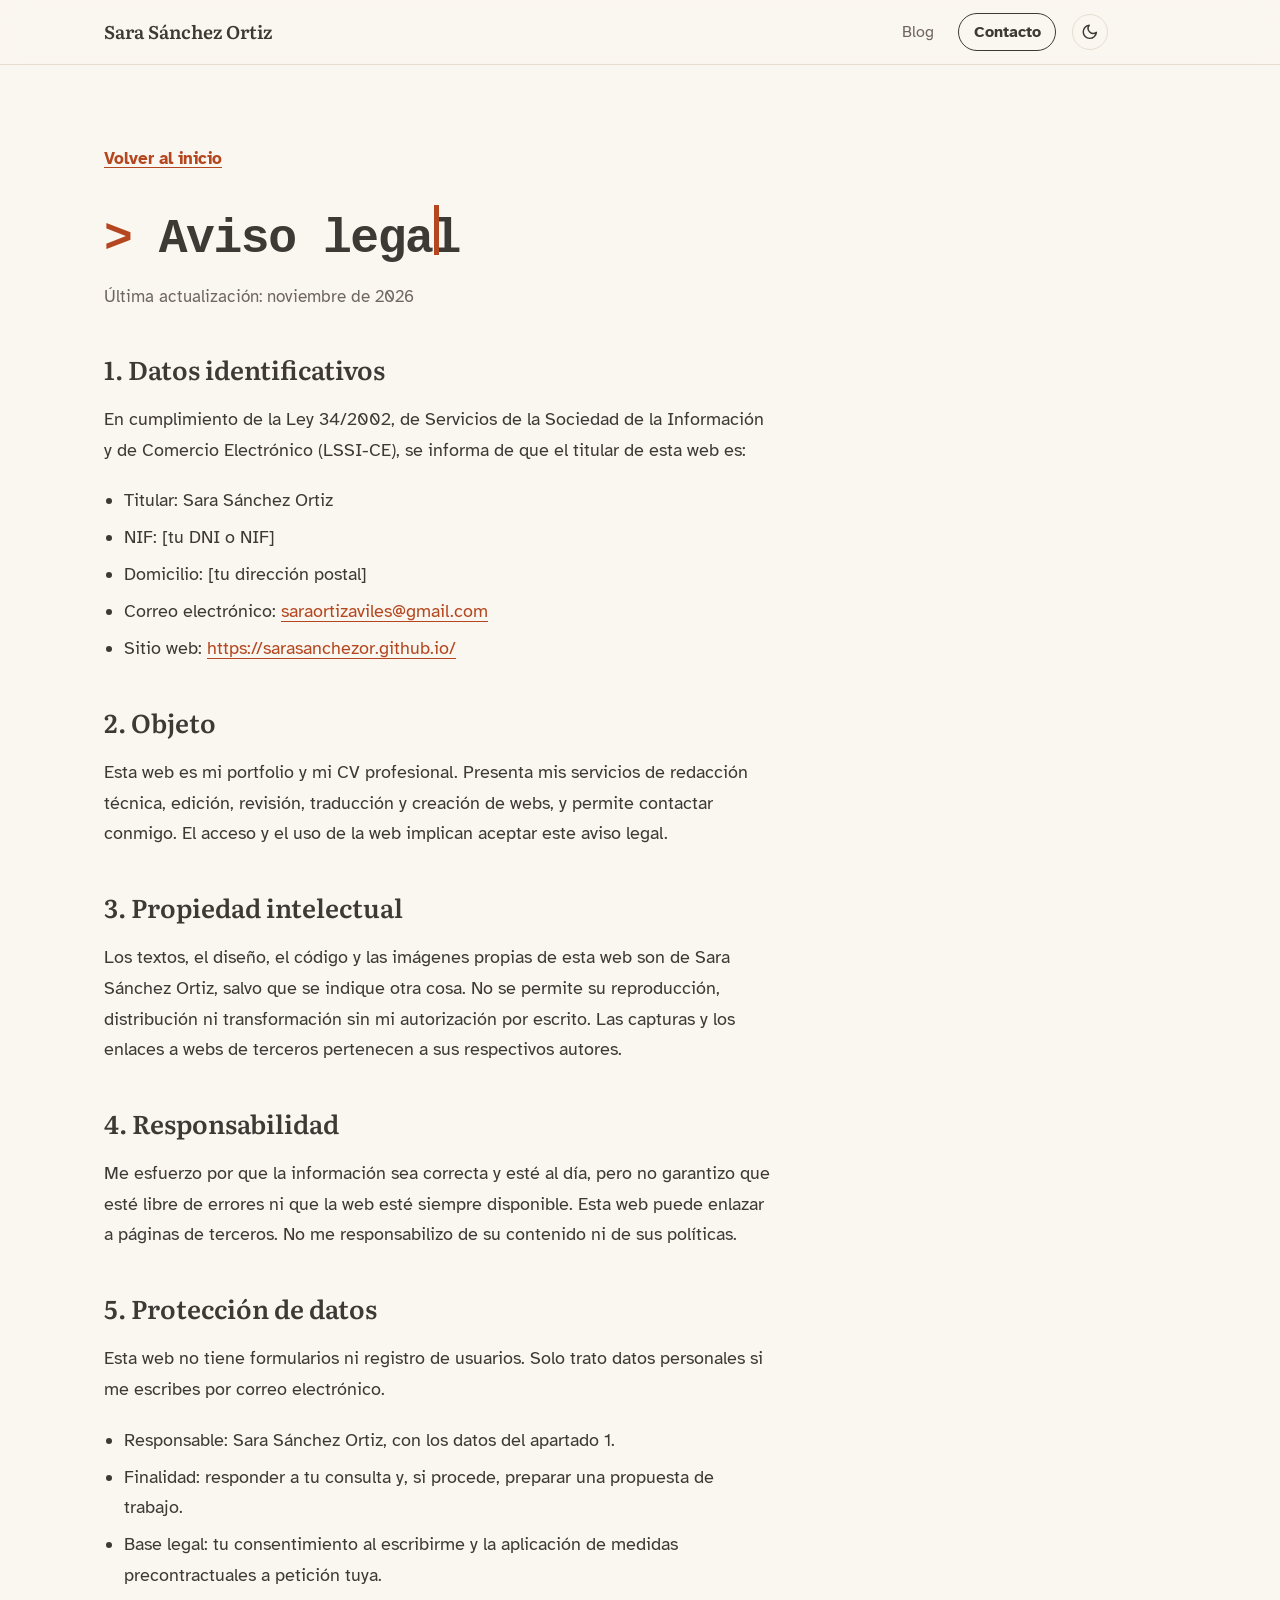
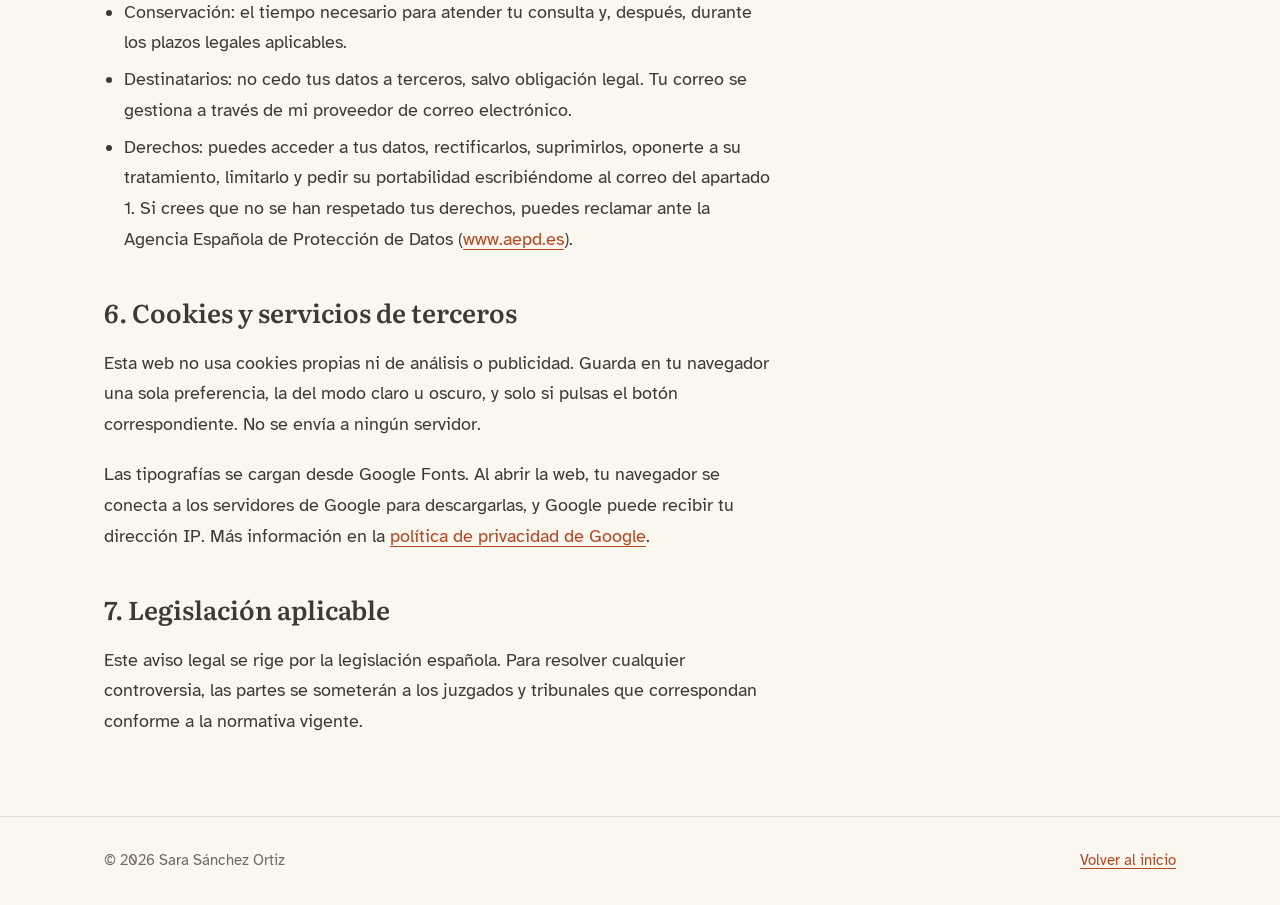
<file: aviso-legal.html>
<!DOCTYPE html>
<html lang="es">
<head>
  <meta charset="UTF-8">
  <meta name="viewport" content="width=device-width, initial-scale=1">
  <title>Aviso legal | Sara Sánchez Ortiz</title>
  <meta name="description" content="Aviso legal, protección de datos y uso de cookies de la web de Sara Sánchez Ortiz.">
  <meta name="author" content="Sara Sánchez Ortiz">

  <link rel="icon" href="favicon.svg" type="image/svg+xml">
  <link rel="preconnect" href="https://fonts.googleapis.com">
  <link rel="preconnect" href="https://fonts.gstatic.com" crossorigin>
  <link href="https://fonts.googleapis.com/css2?family=Atkinson+Hyperlegible:ital,wght@0,400;0,700;1,400&family=Literata:ital,opsz,wght@0,7..72,400..700;1,7..72,400..700&display=swap" rel="stylesheet">
  <link rel="stylesheet" href="css/styles.css">
  <script>document.documentElement.classList.add('js');try{var t=localStorage.getItem('theme');if(t==='light'||t==='dark')document.documentElement.dataset.theme=t;}catch(e){}</script>
  <script src="js/main.js" defer></script>
</head>
<body>
  <a class="skip-link" href="#main">Saltar al contenido</a>

  <header class="site-header">
    <div class="wrap header-inner">
      <a class="brand" href="index.html">Sara Sánchez Ortiz</a>
      <nav class="site-nav" aria-label="Principal">
        <a href="index.html#blog">Blog</a>
        <a class="nav-cta" href="index.html#contacto">Contacto</a>
      </nav>
      <button class="theme-toggle" type="button" aria-label="Cambiar a modo oscuro">
        <svg class="icon-moon" viewBox="0 0 24 24" aria-hidden="true"><path d="M21 12.8A9 9 0 1 1 11.2 3a7 7 0 0 0 9.8 9.8z"/></svg>
        <svg class="icon-sun" viewBox="0 0 24 24" aria-hidden="true"><circle cx="12" cy="12" r="4"/><path d="M12 2v2M12 20v2M4.9 4.9l1.4 1.4M17.7 17.7l1.4 1.4M2 12h2M20 12h2M4.9 19.1l1.4-1.4M17.7 6.3l1.4-1.4"/></svg>
      </button>
      <!-- EDITA: espacio reservado para tu logo. Pon aquí, por ejemplo: <img src="img/logo.svg" alt="Logo de Sara Sánchez Ortiz" width="40" height="40"> -->
      <div class="header-logo"></div>
    </div>
  </header>

  <main id="main" class="article">
    <div class="wrap">
      <article class="article-inner">
        <a class="back-link" href="index.html">Volver al inicio</a>

        <h1>Aviso legal</h1>
        <p class="article-meta">Última actualización: <time datetime="2026-11">noviembre de 2026</time></p>

        <!-- EDITA: sustituye todo lo que aparece entre corchetes [ ] por tus datos reales -->
        <div class="article-body">

          <h2>1. Datos identificativos</h2>
          <p>
            En cumplimiento de la Ley 34/2002, de Servicios de la Sociedad de la Información y de Comercio Electrónico
            (LSSI-CE), se informa de que el titular de esta web es:
          </p>
          <ul>
            <li>Titular: Sara Sánchez Ortiz</li>
            <li>NIF: [tu DNI o NIF]</li>
            <li>Domicilio: [tu dirección postal]</li>
            <li>Correo electrónico: <a href="mailto:saraortizaviles@gmail.com">saraortizaviles@gmail.com</a></li>
            <li>Sitio web: <a href="https://sarasanchezor.github.io/">https://sarasanchezor.github.io/</a></li>
          </ul>

          <h2>2. Objeto</h2>
          <p>
            Esta web es mi portfolio y mi CV profesional. Presenta mis servicios de redacción técnica, edición,
            revisión, traducción y creación de webs, y permite contactar conmigo. El acceso y el uso de la web
            implican aceptar este aviso legal.
          </p>

          <h2>3. Propiedad intelectual</h2>
          <p>
            Los textos, el diseño, el código y las imágenes propias de esta web son de Sara Sánchez Ortiz, salvo que se
            indique otra cosa. No se permite su reproducción, distribución ni transformación sin mi autorización por
            escrito. Las capturas y los enlaces a webs de terceros pertenecen a sus respectivos autores.
          </p>

          <h2>4. Responsabilidad</h2>
          <p>
            Me esfuerzo por que la información sea correcta y esté al día, pero no garantizo que esté libre de
            errores ni que la web esté siempre disponible. Esta web puede enlazar a páginas de terceros. No me
            responsabilizo de su contenido ni de sus políticas.
          </p>

          <h2>5. Protección de datos</h2>
          <p>Esta web no tiene formularios ni registro de usuarios. Solo trato datos personales si me escribes por correo electrónico.</p>
          <ul>
            <li>Responsable: Sara Sánchez Ortiz, con los datos del apartado 1.</li>
            <li>Finalidad: responder a tu consulta y, si procede, preparar una propuesta de trabajo.</li>
            <li>Base legal: tu consentimiento al escribirme y la aplicación de medidas precontractuales a petición tuya.</li>
            <li>Conservación: el tiempo necesario para atender tu consulta y, después, durante los plazos legales aplicables.</li>
            <li>Destinatarios: no cedo tus datos a terceros, salvo obligación legal. Tu correo se gestiona a través de mi proveedor de correo electrónico.</li>
            <li>Derechos: puedes acceder a tus datos, rectificarlos, suprimirlos, oponerte a su tratamiento, limitarlo y pedir su portabilidad escribiéndome al correo del apartado 1. Si crees que no se han respetado tus derechos, puedes reclamar ante la Agencia Española de Protección de Datos (<a href="https://www.aepd.es">www.aepd.es</a>).</li>
          </ul>

          <h2>6. Cookies y servicios de terceros</h2>
          <p>
            Esta web no usa cookies propias ni de análisis o publicidad. Guarda en tu navegador una sola preferencia,
            la del modo claro u oscuro, y solo si pulsas el botón correspondiente. No se envía a ningún servidor.
          </p>
          <p>
            Las tipografías se cargan desde Google Fonts. Al abrir la web, tu navegador se conecta a los servidores de
            Google para descargarlas, y Google puede recibir tu dirección IP. Más información en la
            <a href="https://policies.google.com/privacy">política de privacidad de Google</a>.
          </p>

          <h2>7. Legislación aplicable</h2>
          <p>
            Este aviso legal se rige por la legislación española. Para resolver cualquier controversia, las partes se
            someterán a los juzgados y tribunales que correspondan conforme a la normativa vigente.
          </p>
        </div>
      </article>
    </div>
  </main>

  <footer class="site-footer">
    <div class="wrap footer-inner">
      <p>© <span data-year>2026</span> Sara Sánchez Ortiz</p>
      <p><a href="index.html">Volver al inicio</a></p>
    </div>
  </footer>
</body>
</html>
</file>
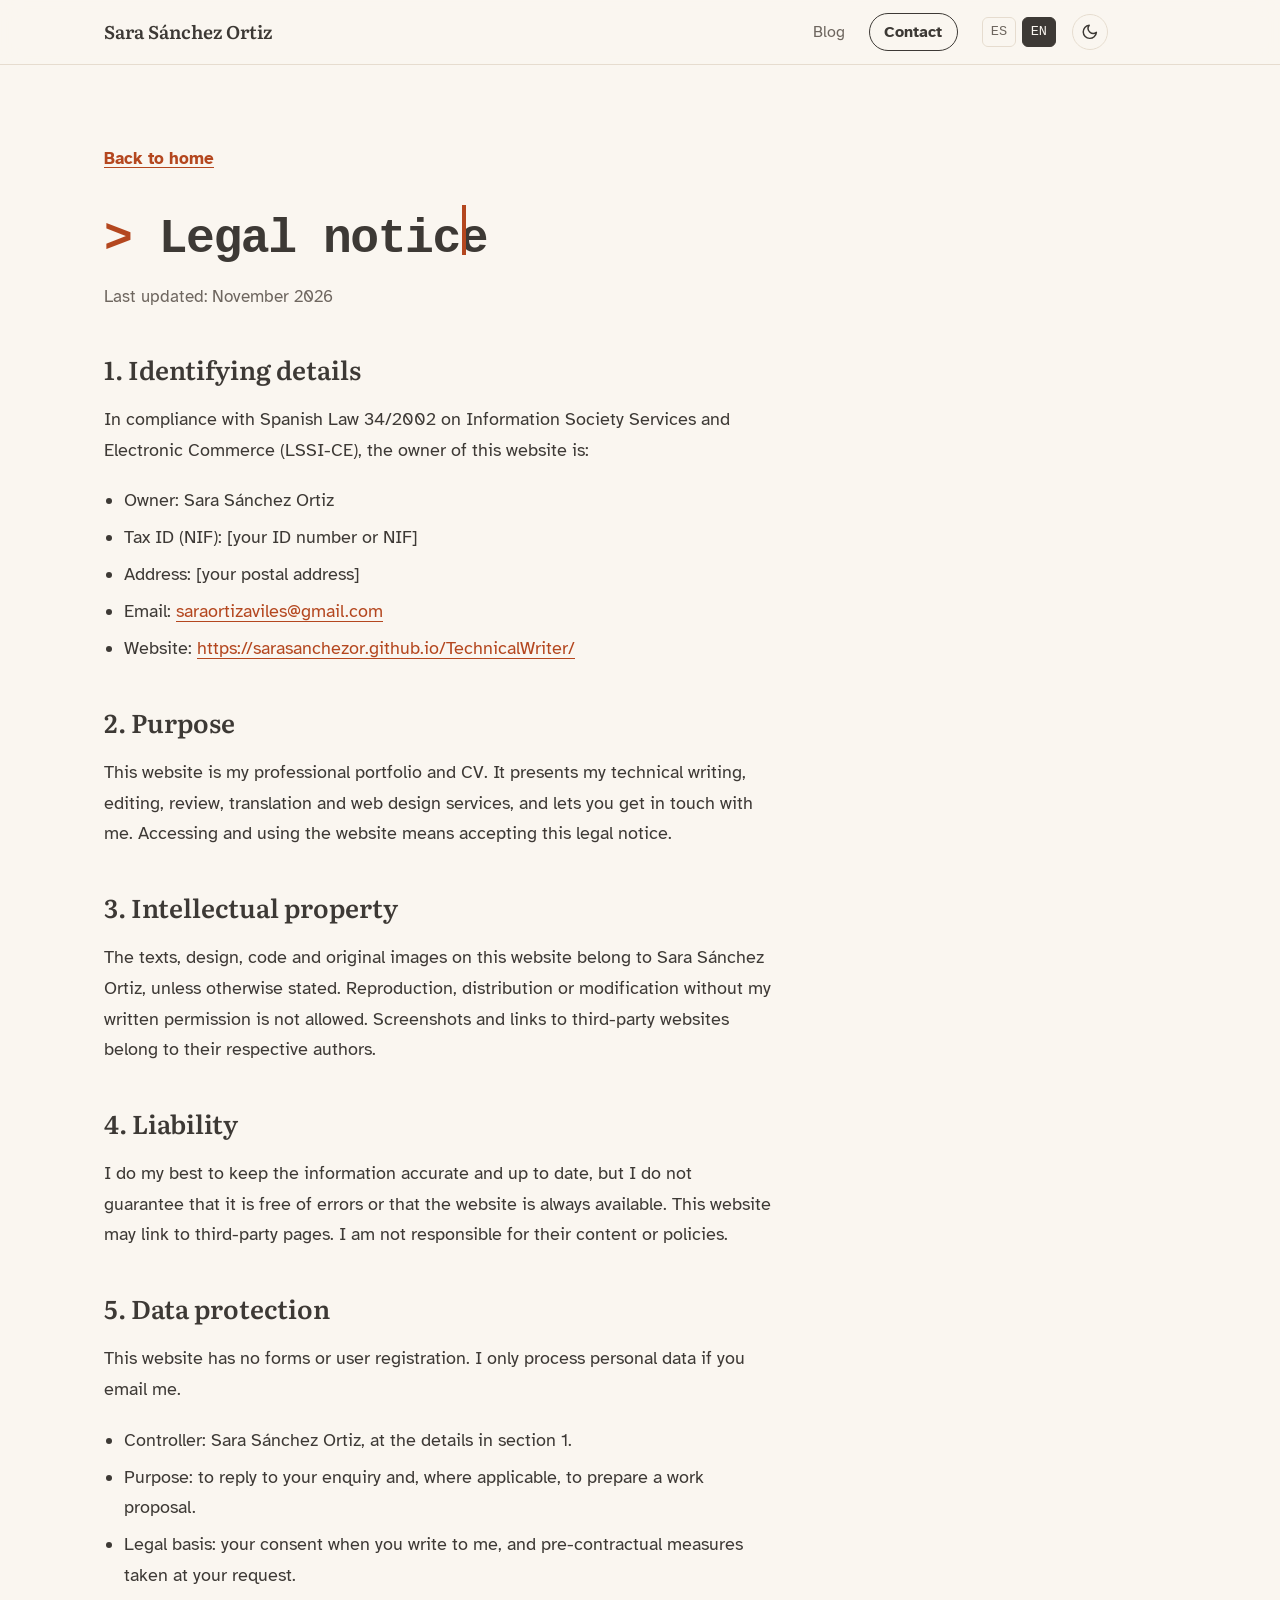
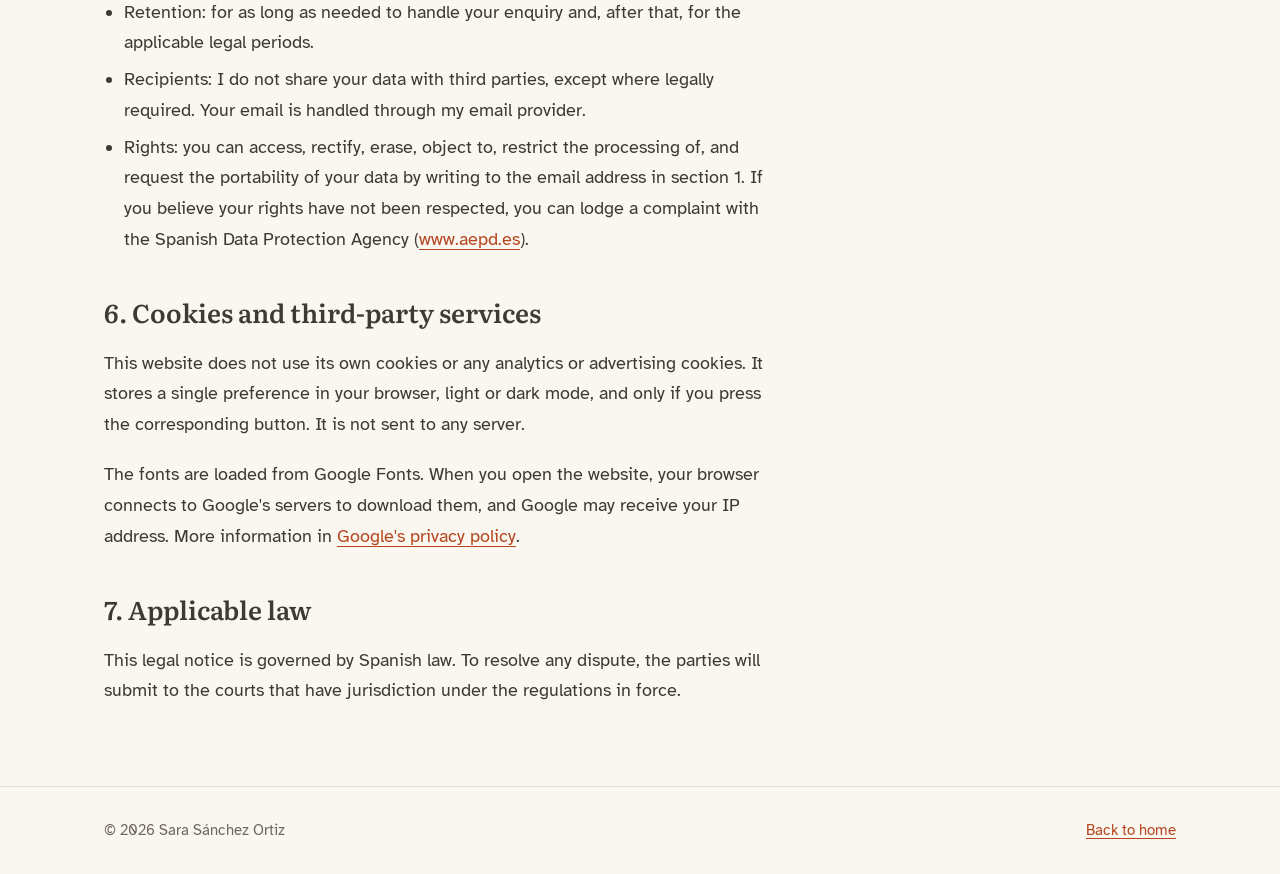
<file: legal-notice.html>
<!DOCTYPE html>
<html lang="en">
<head>
  <meta charset="UTF-8">
  <meta name="viewport" content="width=device-width, initial-scale=1">
  <title>Legal notice | Sara Sánchez Ortiz</title>
  <meta name="description" content="Legal notice, data protection and use of cookies on the website of Sara Sánchez Ortiz.">
  <meta name="author" content="Sara Sánchez Ortiz">

  <link rel="icon" href="favicon.svg" type="image/svg+xml">
  <link rel="preconnect" href="https://fonts.googleapis.com">
  <link rel="preconnect" href="https://fonts.gstatic.com" crossorigin>
  <link href="https://fonts.googleapis.com/css2?family=Atkinson+Hyperlegible:ital,wght@0,400;0,700;1,400&family=Literata:ital,opsz,wght@0,7..72,400..700;1,7..72,400..700&display=swap" rel="stylesheet">
  <link rel="stylesheet" href="css/styles.css">
  <script>document.documentElement.classList.add('js');try{var t=localStorage.getItem('theme');if(t==='light'||t==='dark')document.documentElement.dataset.theme=t;}catch(e){}</script>
  <script src="js/main.js" defer></script>
</head>
<body>
  <a class="skip-link" href="#main">Skip to content</a>

  <header class="site-header">
    <div class="wrap header-inner">
      <a class="brand" href="index.html">Sara Sánchez Ortiz</a>
      <nav class="site-nav" aria-label="Main">
        <a href="index.html#blog">Blog</a>
        <a class="nav-cta" href="index.html#contact">Contact</a>
        <span class="lang-links" role="group" aria-label="Language">
          <a href="es/aviso-legal.html" hreflang="es" lang="es">ES</a>
          <a href="legal-notice.html" hreflang="en" lang="en" aria-current="true">EN</a>
        </span>
      </nav>
      <button class="theme-toggle" type="button" aria-label="Switch to dark mode">
        <svg class="icon-moon" viewBox="0 0 24 24" aria-hidden="true"><path d="M21 12.8A9 9 0 1 1 11.2 3a7 7 0 0 0 9.8 9.8z"/></svg>
        <svg class="icon-sun" viewBox="0 0 24 24" aria-hidden="true"><circle cx="12" cy="12" r="4"/><path d="M12 2v2M12 20v2M4.9 4.9l1.4 1.4M17.7 17.7l1.4 1.4M2 12h2M20 12h2M4.9 19.1l1.4-1.4M17.7 6.3l1.4-1.4"/></svg>
      </button>
      <!-- EDIT: space reserved for your logo. Put it here, for example: <img src="img/logo.svg" alt="Sara Sánchez Ortiz logo" width="40" height="40"> -->
      <div class="header-logo"></div>
    </div>
  </header>

  <main id="main" class="article">
    <div class="wrap">
      <article class="article-inner">
        <a class="back-link" href="index.html">Back to home</a>

        <h1>Legal notice</h1>
        <p class="article-meta">Last updated: <time datetime="2026-11">November 2026</time></p>

        <!-- EDIT: replace everything in square brackets [ ] with your real details -->
        <div class="article-body">

          <h2>1. Identifying details</h2>
          <p>
            In compliance with Spanish Law 34/2002 on Information Society Services and Electronic Commerce
            (LSSI-CE), the owner of this website is:
          </p>
          <ul>
            <li>Owner: Sara Sánchez Ortiz</li>
            <li>Tax ID (NIF): [your ID number or NIF]</li>
            <li>Address: [your postal address]</li>
            <li>Email: <a href="mailto:saraortizaviles@gmail.com">saraortizaviles@gmail.com</a></li>
            <li>Website: <a href="https://sarasanchezor.github.io/TechnicalWriter/">https://sarasanchezor.github.io/TechnicalWriter/</a></li>
          </ul>

          <h2>2. Purpose</h2>
          <p>
            This website is my professional portfolio and CV. It presents my technical writing, editing, review,
            translation and web design services, and lets you get in touch with me. Accessing and using the
            website means accepting this legal notice.
          </p>

          <h2>3. Intellectual property</h2>
          <p>
            The texts, design, code and original images on this website belong to Sara Sánchez Ortiz, unless otherwise
            stated. Reproduction, distribution or modification without my written permission is not allowed.
            Screenshots and links to third-party websites belong to their respective authors.
          </p>

          <h2>4. Liability</h2>
          <p>
            I do my best to keep the information accurate and up to date, but I do not guarantee that it is free of
            errors or that the website is always available. This website may link to third-party pages. I am not
            responsible for their content or policies.
          </p>

          <h2>5. Data protection</h2>
          <p>This website has no forms or user registration. I only process personal data if you email me.</p>
          <ul>
            <li>Controller: Sara Sánchez Ortiz, at the details in section 1.</li>
            <li>Purpose: to reply to your enquiry and, where applicable, to prepare a work proposal.</li>
            <li>Legal basis: your consent when you write to me, and pre-contractual measures taken at your request.</li>
            <li>Retention: for as long as needed to handle your enquiry and, after that, for the applicable legal periods.</li>
            <li>Recipients: I do not share your data with third parties, except where legally required. Your email is handled through my email provider.</li>
            <li>Rights: you can access, rectify, erase, object to, restrict the processing of, and request the portability of your data by writing to the email address in section 1. If you believe your rights have not been respected, you can lodge a complaint with the Spanish Data Protection Agency (<a href="https://www.aepd.es">www.aepd.es</a>).</li>
          </ul>

          <h2>6. Cookies and third-party services</h2>
          <p>
            This website does not use its own cookies or any analytics or advertising cookies. It stores a single
            preference in your browser, light or dark mode, and only if you press the corresponding button. It is not
            sent to any server.
          </p>
          <p>
            The fonts are loaded from Google Fonts. When you open the website, your browser connects to Google's
            servers to download them, and Google may receive your IP address. More information in
            <a href="https://policies.google.com/privacy">Google's privacy policy</a>.
          </p>

          <h2>7. Applicable law</h2>
          <p>
            This legal notice is governed by Spanish law. To resolve any dispute, the parties will submit to the
            courts that have jurisdiction under the regulations in force.
          </p>
        </div>
      </article>
    </div>
  </main>

  <footer class="site-footer">
    <div class="wrap footer-inner">
      <p>© <span data-year>2026</span> Sara Sánchez Ortiz</p>
      <p><a href="index.html">Back to home</a></p>
    </div>
  </footer>
</body>
</html>
</file>
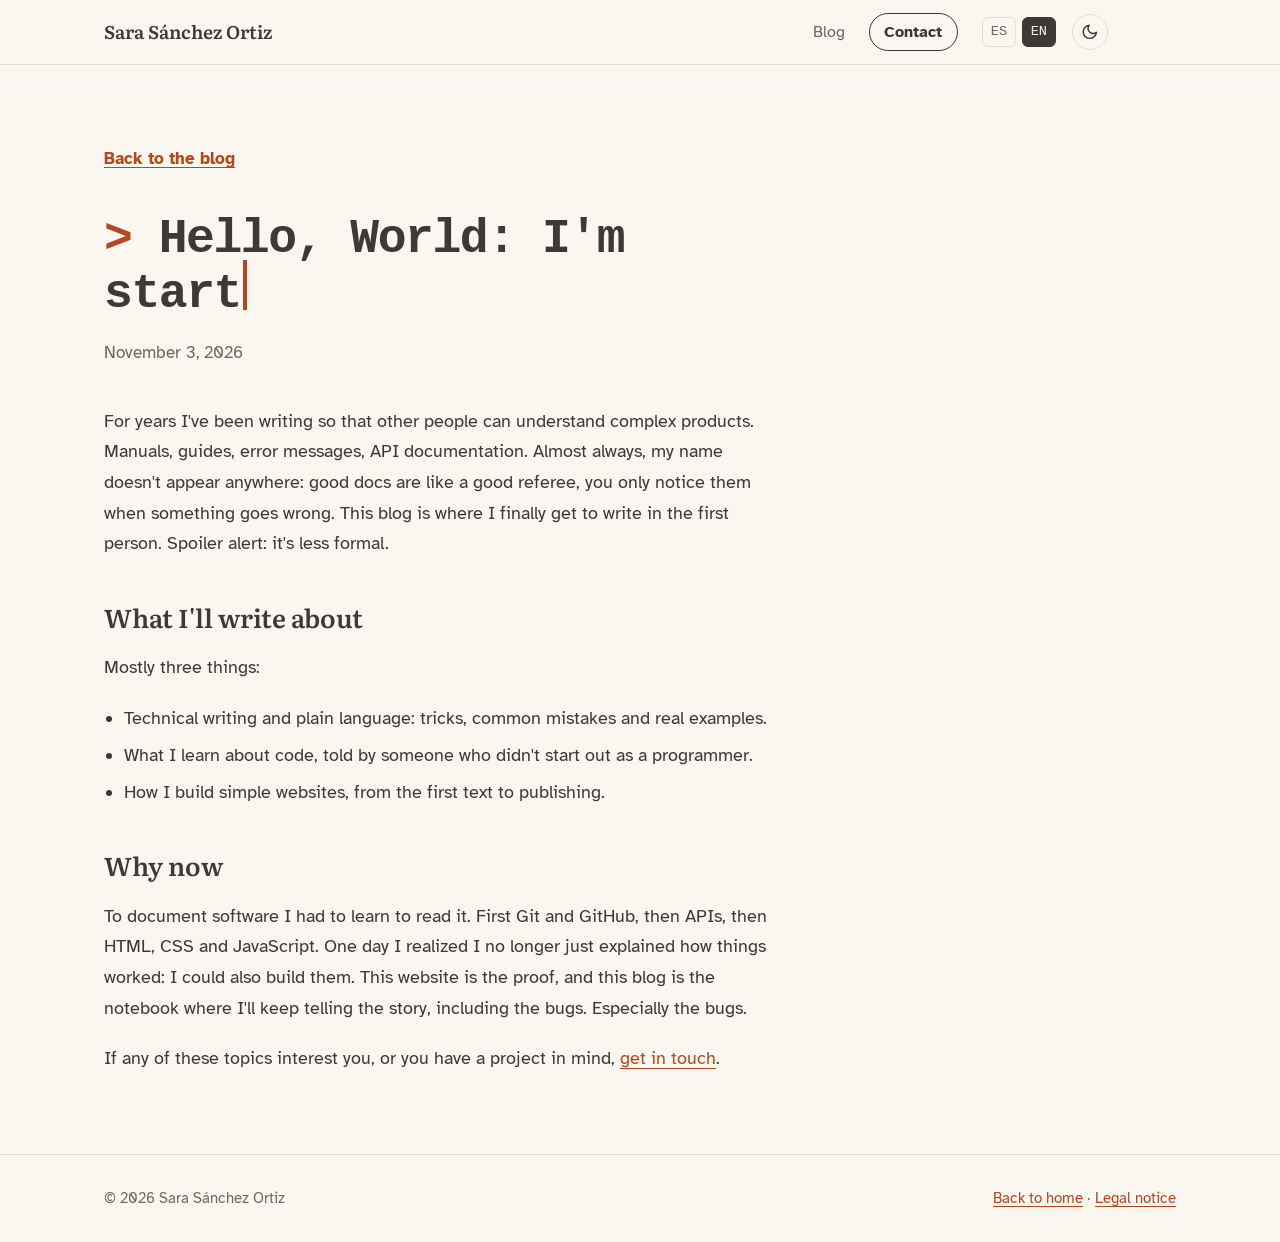
<file: blog/hello.html>
<!DOCTYPE html>
<html lang="en">
<head>
  <meta charset="UTF-8">
  <meta name="viewport" content="width=device-width, initial-scale=1">
  <!-- EDIT: title and description of each article -->
  <title>Hello, World: I'm starting a blog | Sara Sánchez Ortiz</title>
  <meta name="description" content="Why I'm opening this blog: technical writing, plain language and what I'm learning about code.">
  <meta name="author" content="Sara Sánchez Ortiz">

  <link rel="icon" href="../favicon.svg" type="image/svg+xml">
  <link rel="preconnect" href="https://fonts.googleapis.com">
  <link rel="preconnect" href="https://fonts.gstatic.com" crossorigin>
  <link href="https://fonts.googleapis.com/css2?family=Atkinson+Hyperlegible:ital,wght@0,400;0,700;1,400&family=Literata:ital,opsz,wght@0,7..72,400..700;1,7..72,400..700&display=swap" rel="stylesheet">
  <link rel="stylesheet" href="../css/styles.css">
  <script>document.documentElement.classList.add('js');try{var t=localStorage.getItem('theme');if(t==='light'||t==='dark')document.documentElement.dataset.theme=t;}catch(e){}</script>
  <script src="../js/main.js" defer></script>
</head>
<body>
  <a class="skip-link" href="#main">Skip to content</a>

  <header class="site-header">
    <div class="wrap header-inner">
      <a class="brand" href="../index.html">Sara Sánchez Ortiz</a>
      <nav class="site-nav" aria-label="Main">
        <a href="../index.html#blog">Blog</a>
        <a class="nav-cta" href="../index.html#contact">Contact</a>
        <span class="lang-links" role="group" aria-label="Language">
          <a href="../es/blog/hola-mundo.html" hreflang="es" lang="es">ES</a>
          <a href="hello.html" hreflang="en" lang="en" aria-current="true">EN</a>
        </span>
      </nav>
      <button class="theme-toggle" type="button" aria-label="Switch to dark mode">
        <svg class="icon-moon" viewBox="0 0 24 24" aria-hidden="true"><path d="M21 12.8A9 9 0 1 1 11.2 3a7 7 0 0 0 9.8 9.8z"/></svg>
        <svg class="icon-sun" viewBox="0 0 24 24" aria-hidden="true"><circle cx="12" cy="12" r="4"/><path d="M12 2v2M12 20v2M4.9 4.9l1.4 1.4M17.7 17.7l1.4 1.4M2 12h2M20 12h2M4.9 19.1l1.4-1.4M17.7 6.3l1.4-1.4"/></svg>
      </button>
      <!-- EDIT: space reserved for your logo. Put it here, for example: <img src="../img/logo.svg" alt="Sara Sánchez Ortiz logo" width="40" height="40"> -->
      <div class="header-logo"></div>
    </div>
  </header>

  <main id="main" class="article">
    <div class="wrap">
      <article class="article-inner">
        <a class="back-link" href="../index.html#blog">Back to the blog</a>

        <h1>Hello, World: I'm starting a blog</h1>
        <p class="article-meta"><time datetime="2026-11-03">November 3, 2026</time></p>

        <!-- EDIT: this text is a draft. Replace it with your own -->
        <div class="article-body">
          <p>
            For years I've been writing so that other people can understand complex products. Manuals, guides,
            error messages, API documentation. Almost always, my name doesn't appear anywhere: good docs are
            like a good referee, you only notice them when something goes wrong.
            This blog is where I finally get to write in the first person. Spoiler alert: it's less formal.
          </p>

          <h2>What I'll write about</h2>
          <p>Mostly three things:</p>
          <ul>
            <li>Technical writing and plain language: tricks, common mistakes and real examples.</li>
            <li>What I learn about code, told by someone who didn't start out as a programmer.</li>
            <li>How I build simple websites, from the first text to publishing.</li>
          </ul>

          <h2>Why now</h2>
          <p>
            To document software I had to learn to read it. First Git and GitHub, then APIs, then HTML,
            CSS and JavaScript. One day I realized I no longer just explained how things worked:
            I could also build them. This website is the proof, and this blog is the notebook where I'll keep
            telling the story, including the bugs. Especially the bugs.
          </p>
          <p>
            If any of these topics interest you, or you have a project in mind,
            <a href="../index.html#contact">get in touch</a>.
          </p>
        </div>
      </article>
    </div>
  </main>

  <footer class="site-footer">
    <div class="wrap footer-inner">
      <p>© <span data-year>2026</span> Sara Sánchez Ortiz</p>
      <p><a href="../index.html">Back to home</a> · <a href="../legal-notice.html">Legal notice</a></p>
    </div>
  </footer>
</body>
</html>
</file>
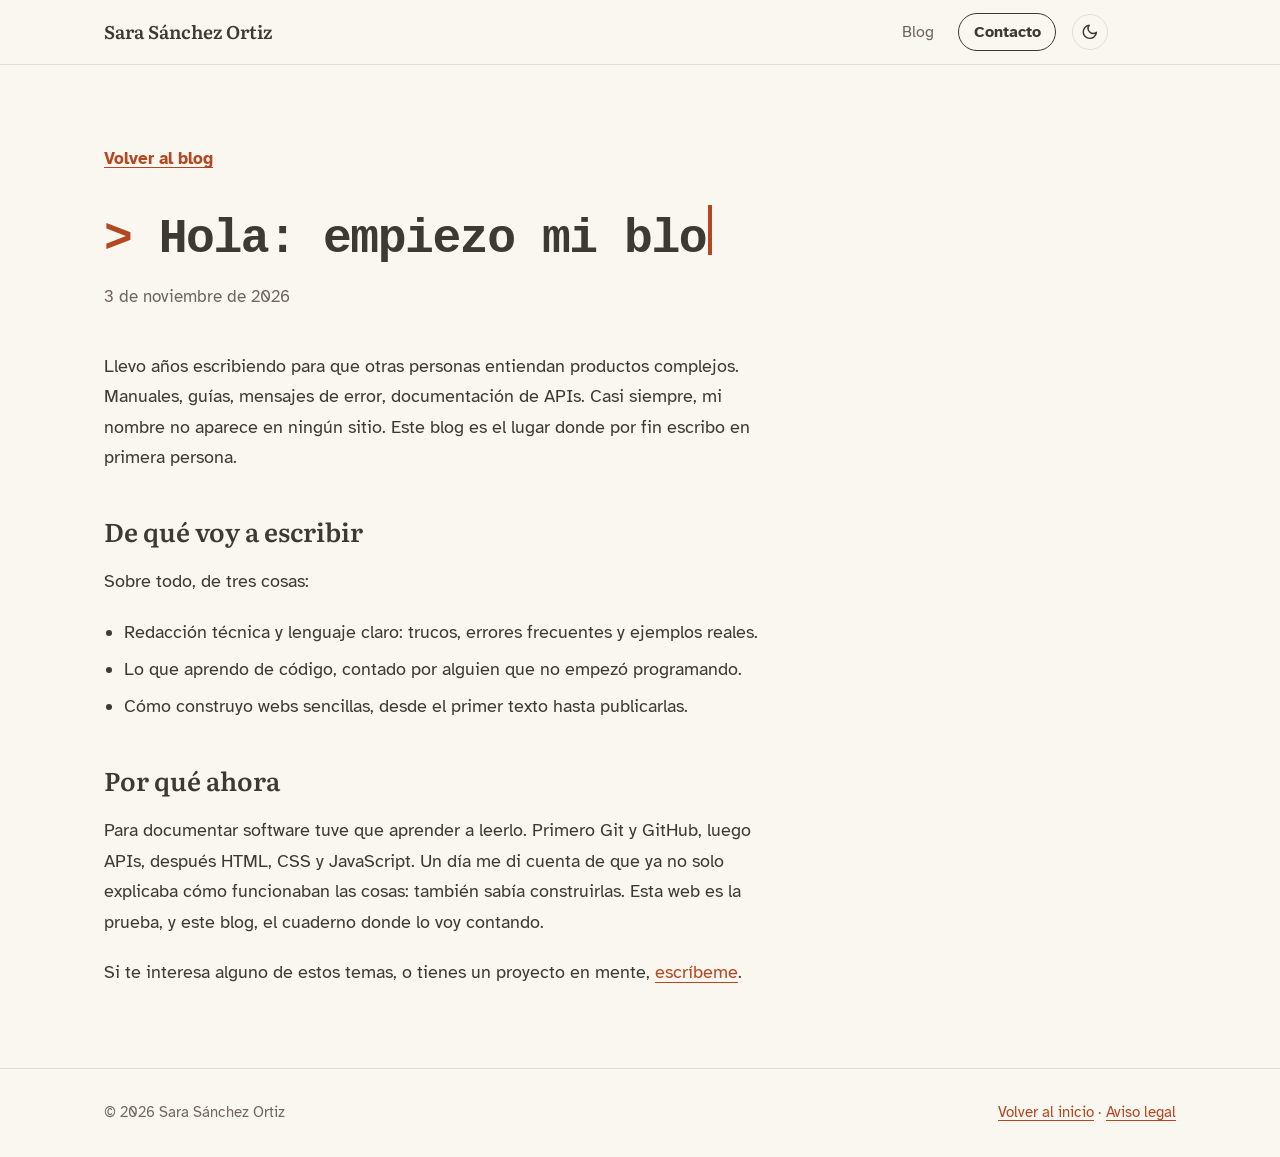
<file: blog/hola-mundo.html>
<!DOCTYPE html>
<html lang="es">
<head>
  <meta charset="UTF-8">
  <meta name="viewport" content="width=device-width, initial-scale=1">
  <!-- EDITA: título y descripción de cada artículo -->
  <title>Hola: empiezo mi blog | Sara Sánchez Ortiz</title>
  <meta name="description" content="Por qué abro este blog: redacción técnica, lenguaje claro y lo que voy aprendiendo de código.">
  <meta name="author" content="Sara Sánchez Ortiz">

  <link rel="icon" href="../favicon.svg" type="image/svg+xml">
  <link rel="preconnect" href="https://fonts.googleapis.com">
  <link rel="preconnect" href="https://fonts.gstatic.com" crossorigin>
  <link href="https://fonts.googleapis.com/css2?family=Atkinson+Hyperlegible:ital,wght@0,400;0,700;1,400&family=Literata:ital,opsz,wght@0,7..72,400..700;1,7..72,400..700&display=swap" rel="stylesheet">
  <link rel="stylesheet" href="../css/styles.css">
  <script>document.documentElement.classList.add('js');try{var t=localStorage.getItem('theme');if(t==='light'||t==='dark')document.documentElement.dataset.theme=t;}catch(e){}</script>
  <script src="../js/main.js" defer></script>
</head>
<body>
  <a class="skip-link" href="#main">Saltar al contenido</a>

  <header class="site-header">
    <div class="wrap header-inner">
      <a class="brand" href="../index.html">Sara Sánchez Ortiz</a>
      <nav class="site-nav" aria-label="Principal">
        <a href="../index.html#blog">Blog</a>
        <a class="nav-cta" href="../index.html#contacto">Contacto</a>
      </nav>
      <button class="theme-toggle" type="button" aria-label="Cambiar a modo oscuro">
        <svg class="icon-moon" viewBox="0 0 24 24" aria-hidden="true"><path d="M21 12.8A9 9 0 1 1 11.2 3a7 7 0 0 0 9.8 9.8z"/></svg>
        <svg class="icon-sun" viewBox="0 0 24 24" aria-hidden="true"><circle cx="12" cy="12" r="4"/><path d="M12 2v2M12 20v2M4.9 4.9l1.4 1.4M17.7 17.7l1.4 1.4M2 12h2M20 12h2M4.9 19.1l1.4-1.4M17.7 6.3l1.4-1.4"/></svg>
      </button>
      <!-- EDITA: espacio reservado para tu logo. Pon aquí, por ejemplo: <img src="../img/logo.svg" alt="Logo de Sara Sánchez Ortiz" width="40" height="40"> -->
      <div class="header-logo"></div>
    </div>
  </header>

  <main id="main" class="article">
    <div class="wrap">
      <article class="article-inner">
        <a class="back-link" href="../index.html#blog">Volver al blog</a>

        <h1>Hola: empiezo mi blog</h1>
        <p class="article-meta"><time datetime="2026-11-03">3 de noviembre de 2026</time></p>

        <!-- EDITA: este texto es un borrador. Cámbialo por el tuyo -->
        <div class="article-body">
          <p>
            Llevo años escribiendo para que otras personas entiendan productos complejos. Manuales, guías,
            mensajes de error, documentación de APIs. Casi siempre, mi nombre no aparece en ningún sitio.
            Este blog es el lugar donde por fin escribo en primera persona.
          </p>

          <h2>De qué voy a escribir</h2>
          <p>Sobre todo, de tres cosas:</p>
          <ul>
            <li>Redacción técnica y lenguaje claro: trucos, errores frecuentes y ejemplos reales.</li>
            <li>Lo que aprendo de código, contado por alguien que no empezó programando.</li>
            <li>Cómo construyo webs sencillas, desde el primer texto hasta publicarlas.</li>
          </ul>

          <h2>Por qué ahora</h2>
          <p>
            Para documentar software tuve que aprender a leerlo. Primero Git y GitHub, luego APIs, después HTML,
            CSS y JavaScript. Un día me di cuenta de que ya no solo explicaba cómo funcionaban las cosas:
            también sabía construirlas. Esta web es la prueba, y este blog, el cuaderno donde lo voy contando.
          </p>
          <p>
            Si te interesa alguno de estos temas, o tienes un proyecto en mente,
            <a href="../index.html#contacto">escríbeme</a>.
          </p>
        </div>
      </article>
    </div>
  </main>

  <footer class="site-footer">
    <div class="wrap footer-inner">
      <p>© 2026 Sara Sánchez Ortiz</p>
      <p><a href="../index.html">Volver al inicio</a> · <a href="../aviso-legal.html">Aviso legal</a></p>
    </div>
  </footer>
</body>
</html>
</file>
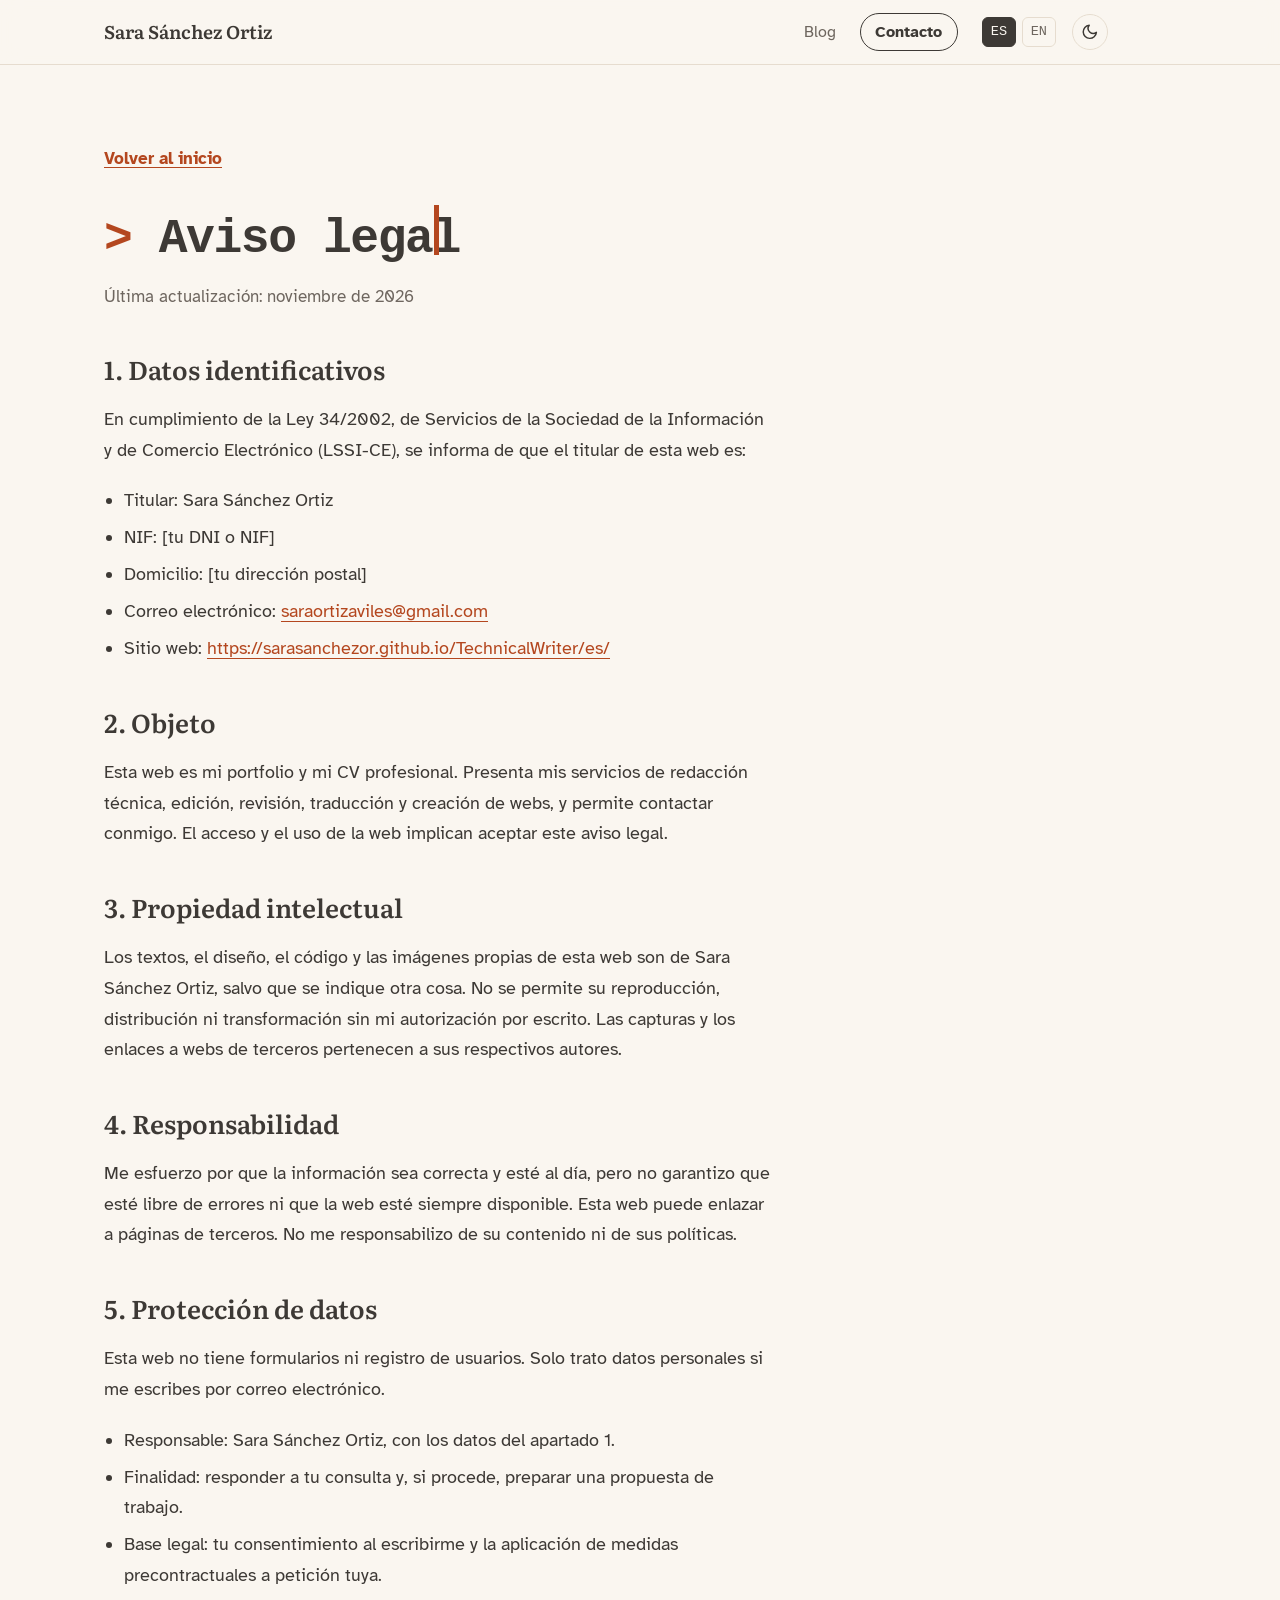
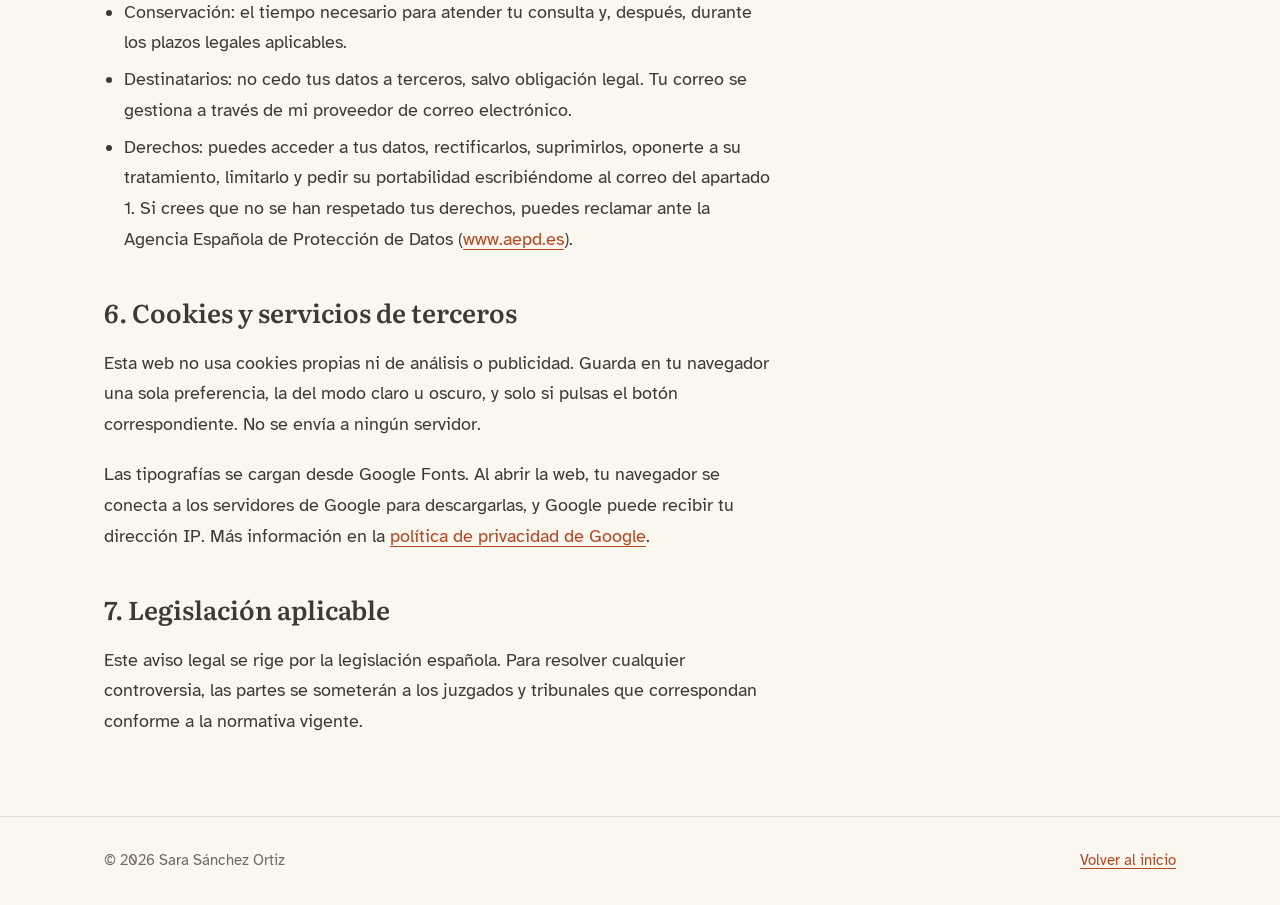
<file: es/aviso-legal.html>
<!DOCTYPE html>
<html lang="es">
<head>
  <meta charset="UTF-8">
  <meta name="viewport" content="width=device-width, initial-scale=1">
  <title>Aviso legal | Sara Sánchez Ortiz</title>
  <meta name="description" content="Aviso legal, protección de datos y uso de cookies de la web de Sara Sánchez Ortiz.">
  <meta name="author" content="Sara Sánchez Ortiz">

  <link rel="icon" href="../favicon.svg" type="image/svg+xml">
  <link rel="preconnect" href="https://fonts.googleapis.com">
  <link rel="preconnect" href="https://fonts.gstatic.com" crossorigin>
  <link href="https://fonts.googleapis.com/css2?family=Atkinson+Hyperlegible:ital,wght@0,400;0,700;1,400&family=Literata:ital,opsz,wght@0,7..72,400..700;1,7..72,400..700&display=swap" rel="stylesheet">
  <link rel="stylesheet" href="../css/styles.css">
  <script>document.documentElement.classList.add('js');try{var t=localStorage.getItem('theme');if(t==='light'||t==='dark')document.documentElement.dataset.theme=t;}catch(e){}</script>
  <script src="../js/main.js" defer></script>
</head>
<body>
  <a class="skip-link" href="#main">Saltar al contenido</a>

  <header class="site-header">
    <div class="wrap header-inner">
      <a class="brand" href="index.html">Sara Sánchez Ortiz</a>
      <nav class="site-nav" aria-label="Principal">
        <a href="index.html#blog">Blog</a>
        <a class="nav-cta" href="index.html#contacto">Contacto</a>
        <span class="lang-links" role="group" aria-label="Idioma">
          <a href="aviso-legal.html" hreflang="es" lang="es" aria-current="true">ES</a>
          <a href="../legal-notice.html" hreflang="en" lang="en">EN</a>
        </span>
      </nav>
      <button class="theme-toggle" type="button" aria-label="Cambiar a modo oscuro">
        <svg class="icon-moon" viewBox="0 0 24 24" aria-hidden="true"><path d="M21 12.8A9 9 0 1 1 11.2 3a7 7 0 0 0 9.8 9.8z"/></svg>
        <svg class="icon-sun" viewBox="0 0 24 24" aria-hidden="true"><circle cx="12" cy="12" r="4"/><path d="M12 2v2M12 20v2M4.9 4.9l1.4 1.4M17.7 17.7l1.4 1.4M2 12h2M20 12h2M4.9 19.1l1.4-1.4M17.7 6.3l1.4-1.4"/></svg>
      </button>
      <!-- EDITA: espacio reservado para tu logo. Pon aquí, por ejemplo: <img src="../img/logo.svg" alt="Logo de Sara Sánchez Ortiz" width="40" height="40"> -->
      <div class="header-logo"></div>
    </div>
  </header>

  <main id="main" class="article">
    <div class="wrap">
      <article class="article-inner">
        <a class="back-link" href="index.html">Volver al inicio</a>

        <h1>Aviso legal</h1>
        <p class="article-meta">Última actualización: <time datetime="2026-11">noviembre de 2026</time></p>

        <!-- EDITA: sustituye todo lo que aparece entre corchetes [ ] por tus datos reales -->
        <div class="article-body">

          <h2>1. Datos identificativos</h2>
          <p>
            En cumplimiento de la Ley 34/2002, de Servicios de la Sociedad de la Información y de Comercio Electrónico
            (LSSI-CE), se informa de que el titular de esta web es:
          </p>
          <ul>
            <li>Titular: Sara Sánchez Ortiz</li>
            <li>NIF: [tu DNI o NIF]</li>
            <li>Domicilio: [tu dirección postal]</li>
            <li>Correo electrónico: <a href="mailto:saraortizaviles@gmail.com">saraortizaviles@gmail.com</a></li>
            <li>Sitio web: <a href="https://sarasanchezor.github.io/TechnicalWriter/es/">https://sarasanchezor.github.io/TechnicalWriter/es/</a></li>
          </ul>

          <h2>2. Objeto</h2>
          <p>
            Esta web es mi portfolio y mi CV profesional. Presenta mis servicios de redacción técnica, edición,
            revisión, traducción y creación de webs, y permite contactar conmigo. El acceso y el uso de la web
            implican aceptar este aviso legal.
          </p>

          <h2>3. Propiedad intelectual</h2>
          <p>
            Los textos, el diseño, el código y las imágenes propias de esta web son de Sara Sánchez Ortiz, salvo que se
            indique otra cosa. No se permite su reproducción, distribución ni transformación sin mi autorización por
            escrito. Las capturas y los enlaces a webs de terceros pertenecen a sus respectivos autores.
          </p>

          <h2>4. Responsabilidad</h2>
          <p>
            Me esfuerzo por que la información sea correcta y esté al día, pero no garantizo que esté libre de
            errores ni que la web esté siempre disponible. Esta web puede enlazar a páginas de terceros. No me
            responsabilizo de su contenido ni de sus políticas.
          </p>

          <h2>5. Protección de datos</h2>
          <p>Esta web no tiene formularios ni registro de usuarios. Solo trato datos personales si me escribes por correo electrónico.</p>
          <ul>
            <li>Responsable: Sara Sánchez Ortiz, con los datos del apartado 1.</li>
            <li>Finalidad: responder a tu consulta y, si procede, preparar una propuesta de trabajo.</li>
            <li>Base legal: tu consentimiento al escribirme y la aplicación de medidas precontractuales a petición tuya.</li>
            <li>Conservación: el tiempo necesario para atender tu consulta y, después, durante los plazos legales aplicables.</li>
            <li>Destinatarios: no cedo tus datos a terceros, salvo obligación legal. Tu correo se gestiona a través de mi proveedor de correo electrónico.</li>
            <li>Derechos: puedes acceder a tus datos, rectificarlos, suprimirlos, oponerte a su tratamiento, limitarlo y pedir su portabilidad escribiéndome al correo del apartado 1. Si crees que no se han respetado tus derechos, puedes reclamar ante la Agencia Española de Protección de Datos (<a href="https://www.aepd.es">www.aepd.es</a>).</li>
          </ul>

          <h2>6. Cookies y servicios de terceros</h2>
          <p>
            Esta web no usa cookies propias ni de análisis o publicidad. Guarda en tu navegador una sola preferencia,
            la del modo claro u oscuro, y solo si pulsas el botón correspondiente. No se envía a ningún servidor.
          </p>
          <p>
            Las tipografías se cargan desde Google Fonts. Al abrir la web, tu navegador se conecta a los servidores de
            Google para descargarlas, y Google puede recibir tu dirección IP. Más información en la
            <a href="https://policies.google.com/privacy">política de privacidad de Google</a>.
          </p>

          <h2>7. Legislación aplicable</h2>
          <p>
            Este aviso legal se rige por la legislación española. Para resolver cualquier controversia, las partes se
            someterán a los juzgados y tribunales que correspondan conforme a la normativa vigente.
          </p>
        </div>
      </article>
    </div>
  </main>

  <footer class="site-footer">
    <div class="wrap footer-inner">
      <p>© <span data-year>2026</span> Sara Sánchez Ortiz</p>
      <p><a href="index.html">Volver al inicio</a></p>
    </div>
  </footer>
</body>
</html>
</file>
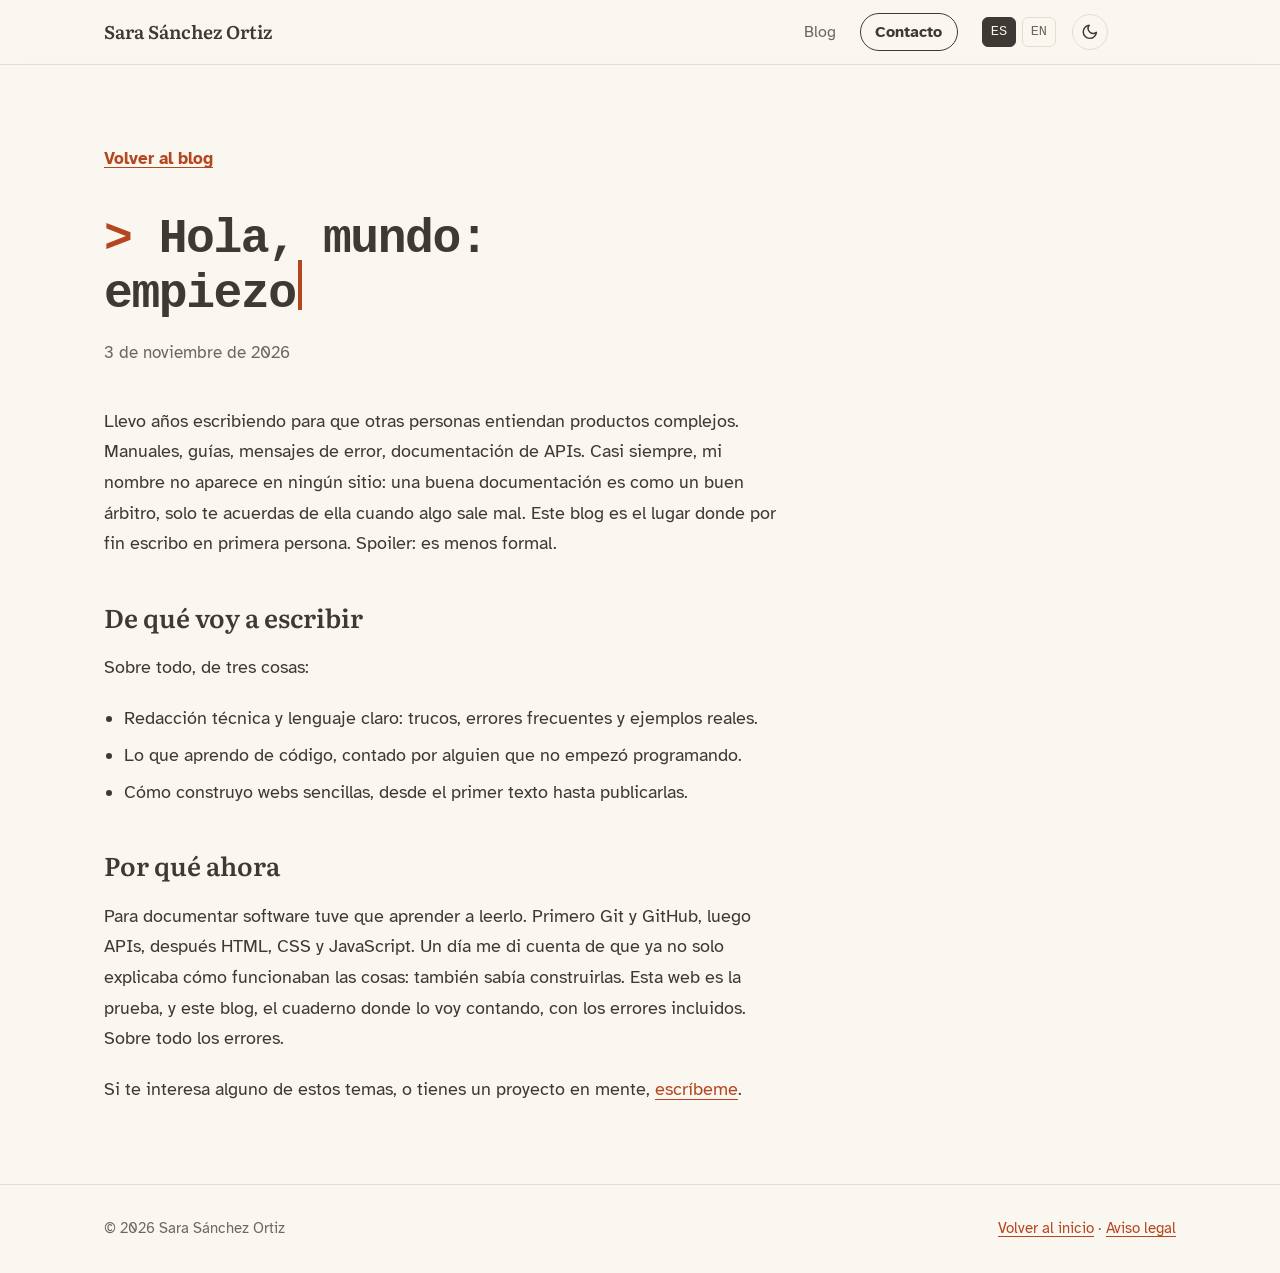
<file: es/blog/hola-mundo.html>
<!DOCTYPE html>
<html lang="es">
<head>
  <meta charset="UTF-8">
  <meta name="viewport" content="width=device-width, initial-scale=1">
  <!-- EDITA: título y descripción de cada artículo -->
  <title>Hola, mundo: empiezo un blog | Sara Sánchez Ortiz</title>
  <meta name="description" content="Por qué abro este blog: redacción técnica, lenguaje claro y lo que voy aprendiendo de código.">
  <meta name="author" content="Sara Sánchez Ortiz">

  <link rel="icon" href="../../favicon.svg" type="image/svg+xml">
  <link rel="preconnect" href="https://fonts.googleapis.com">
  <link rel="preconnect" href="https://fonts.gstatic.com" crossorigin>
  <link href="https://fonts.googleapis.com/css2?family=Atkinson+Hyperlegible:ital,wght@0,400;0,700;1,400&family=Literata:ital,opsz,wght@0,7..72,400..700;1,7..72,400..700&display=swap" rel="stylesheet">
  <link rel="stylesheet" href="../../css/styles.css">
  <script>document.documentElement.classList.add('js');try{var t=localStorage.getItem('theme');if(t==='light'||t==='dark')document.documentElement.dataset.theme=t;}catch(e){}</script>
  <script src="../../js/main.js" defer></script>
</head>
<body>
  <a class="skip-link" href="#main">Saltar al contenido</a>

  <header class="site-header">
    <div class="wrap header-inner">
      <a class="brand" href="../index.html">Sara Sánchez Ortiz</a>
      <nav class="site-nav" aria-label="Principal">
        <a href="../index.html#blog">Blog</a>
        <a class="nav-cta" href="../index.html#contacto">Contacto</a>
        <span class="lang-links" role="group" aria-label="Idioma">
          <a href="hola-mundo.html" hreflang="es" lang="es" aria-current="true">ES</a>
          <a href="../../blog/hello.html" hreflang="en" lang="en">EN</a>
        </span>
      </nav>
      <button class="theme-toggle" type="button" aria-label="Cambiar a modo oscuro">
        <svg class="icon-moon" viewBox="0 0 24 24" aria-hidden="true"><path d="M21 12.8A9 9 0 1 1 11.2 3a7 7 0 0 0 9.8 9.8z"/></svg>
        <svg class="icon-sun" viewBox="0 0 24 24" aria-hidden="true"><circle cx="12" cy="12" r="4"/><path d="M12 2v2M12 20v2M4.9 4.9l1.4 1.4M17.7 17.7l1.4 1.4M2 12h2M20 12h2M4.9 19.1l1.4-1.4M17.7 6.3l1.4-1.4"/></svg>
      </button>
      <!-- EDITA: espacio reservado para tu logo. Pon aquí, por ejemplo: <img src="../../img/logo.svg" alt="Logo de Sara Sánchez Ortiz" width="40" height="40"> -->
      <div class="header-logo"></div>
    </div>
  </header>

  <main id="main" class="article">
    <div class="wrap">
      <article class="article-inner">
        <a class="back-link" href="../index.html#blog">Volver al blog</a>

        <h1>Hola, mundo: empiezo un blog</h1>
        <p class="article-meta"><time datetime="2026-11-03">3 de noviembre de 2026</time></p>

        <!-- EDITA: este texto es un borrador. Cámbialo por el tuyo -->
        <div class="article-body">
          <p>
            Llevo años escribiendo para que otras personas entiendan productos complejos. Manuales, guías,
            mensajes de error, documentación de APIs. Casi siempre, mi nombre no aparece en ningún sitio: una buena documentación es
            como un buen árbitro, solo te acuerdas de ella cuando algo sale mal.
            Este blog es el lugar donde por fin escribo en primera persona. Spoiler: es menos formal.
          </p>

          <h2>De qué voy a escribir</h2>
          <p>Sobre todo, de tres cosas:</p>
          <ul>
            <li>Redacción técnica y lenguaje claro: trucos, errores frecuentes y ejemplos reales.</li>
            <li>Lo que aprendo de código, contado por alguien que no empezó programando.</li>
            <li>Cómo construyo webs sencillas, desde el primer texto hasta publicarlas.</li>
          </ul>

          <h2>Por qué ahora</h2>
          <p>
            Para documentar software tuve que aprender a leerlo. Primero Git y GitHub, luego APIs, después HTML,
            CSS y JavaScript. Un día me di cuenta de que ya no solo explicaba cómo funcionaban las cosas:
            también sabía construirlas. Esta web es la prueba, y este blog, el cuaderno donde lo voy contando,
            con los errores incluidos. Sobre todo los errores.
          </p>
          <p>
            Si te interesa alguno de estos temas, o tienes un proyecto en mente,
            <a href="../index.html#contacto">escríbeme</a>.
          </p>
        </div>
      </article>
    </div>
  </main>

  <footer class="site-footer">
    <div class="wrap footer-inner">
      <p>© 2026 Sara Sánchez Ortiz</p>
      <p><a href="../index.html">Volver al inicio</a> · <a href="../aviso-legal.html">Aviso legal</a></p>
    </div>
  </footer>
</body>
</html>
</file>
<file: css/styles.css>
/* =========================================================
   Sara Sánchez Ortiz · Estilos
   Colores y tipografías: cámbialos aquí, en :root
   ========================================================= */

:root {
  /* Colores: light-dark(modo claro, modo oscuro) */
  --paper: light-dark(#FAF6F0, #2B2826);      /* fondo */
  --surface: light-dark(#FFFDF9, #353230);    /* cajas */
  --ink: light-dark(#3D3935, #F3EAE0);        /* texto principal, gris oscuro */
  --ink-soft: light-dark(#6E665F, #C4BBB1);   /* texto secundario */
  --line: light-dark(#E6DCCF, #4A4642);       /* líneas y bordes */
  --link: light-dark(#B4471F, #F0A27A);       /* enlaces, terracota */
  --marker: light-dark(#FFD27A, rgba(255, 190, 90, 0.32));  /* subrayador */
  --code-bg: light-dark(#F1E9DD, #232120);    /* fondo del código */

  /* Tipografías */
  --font-head: "Literata", Georgia, "Times New Roman", serif;
  --font-body: "Atkinson Hyperlegible", "Segoe UI", system-ui, -apple-system, sans-serif;
  --font-code: ui-monospace, "SFMono-Regular", "Cascadia Code", Menlo, Consolas, monospace;

  /* Medidas */
  --wrap: 72rem;
  --gutter: clamp(1.25rem, 4vw, 2.5rem);
  --radius: 10px;
  --header-h: 4rem;

  /* Sigue al sistema; el botón de la cabecera fuerza uno de los dos con data-theme */
  color-scheme: light dark;
}
:root[data-theme="light"] { color-scheme: light; }
:root[data-theme="dark"] { color-scheme: dark; }

/* ---------- Base ---------- */

*,
*::before,
*::after { box-sizing: border-box; }

html {
  scroll-behavior: smooth;
  scroll-padding-top: calc(var(--header-h) + 1rem);
  -webkit-text-size-adjust: 100%;
}

body {
  margin: 0;
  background: var(--paper);
  color: var(--ink);
  font-family: var(--font-body);
  font-size: 1.0625rem;
  line-height: 1.6;
  -webkit-font-smoothing: antialiased;
}

img { max-width: 100%; height: auto; display: block; }

h1, h2, h3 {
  font-family: var(--font-head);
  font-weight: 600;
  line-height: 1.15;
  margin: 0;
  text-wrap: balance;
}

p { margin: 0; }

a {
  color: var(--link);
  text-decoration-thickness: 1px;
  text-underline-offset: 0.2em;
}
a:hover { text-decoration-thickness: 2px; }

:focus-visible {
  outline: 3px solid var(--link);
  outline-offset: 3px;
  border-radius: 4px;
}

::selection { background: #FFD27A; color: #3D3935; }

.wrap {
  width: 100%;
  max-width: var(--wrap);
  margin-inline: auto;
  padding-inline: var(--gutter);
}

.skip-link {
  position: absolute;
  left: 1rem;
  top: -10rem;
  z-index: 100;
  background: var(--ink);
  color: var(--paper);
  padding: 0.6rem 1rem;
  border-radius: 6px;
}
.skip-link:focus { top: 1rem; }

/* ---------- Cabecera ---------- */

.site-header {
  position: sticky;
  top: 0;
  z-index: 50;
  background: color-mix(in srgb, var(--paper) 88%, transparent);
  backdrop-filter: blur(10px);
  -webkit-backdrop-filter: blur(10px);
  border-bottom: 1px solid var(--line);
}

.header-inner {
  display: flex;
  align-items: center;
  justify-content: space-between;
  min-height: var(--header-h);
  gap: 1rem;
}

.brand {
  font-family: var(--font-head);
  font-weight: 600;
  font-size: 1.15rem;
  color: var(--ink);
  text-decoration: none;
}

.site-nav {
  display: flex;
  align-items: center;
  gap: 1.5rem;
  margin-left: auto;
}

.site-nav a {
  color: var(--ink-soft);
  text-decoration: none;
  font-size: 0.975rem;
}
.site-nav a { transition: color 0.2s, border-color 0.2s; }
.site-nav a:hover { color: var(--link); }

.site-nav .nav-cta {
  color: var(--ink);
  font-weight: 700;
  border: 1.5px solid var(--ink);
  padding: 0.35rem 0.9rem;
  border-radius: 999px;
}
.site-nav .nav-cta:hover { border-color: var(--link); }

/* Selector de idioma (ES · EN) */
.lang-links {
  display: flex;
  align-items: center;
  gap: 0.35rem;
}
.site-nav .lang-links a {
  font-family: var(--font-code);
  font-size: 0.85rem;
  color: var(--ink-soft);
  padding: 0.2rem 0.5rem;
  border: 1.5px solid var(--line);
  border-radius: 6px;
}
.site-nav .lang-links a:hover { border-color: var(--link); }
.site-nav .lang-links a[aria-current="true"] {
  color: var(--paper);
  background: var(--ink);
  border-color: var(--ink);
}

/* Hueco reservado para el logo, arriba a la derecha */
.header-logo {
  flex-shrink: 0;
  width: 2.75rem;
  height: 2.75rem;
  margin-left: 0.5rem;
  order: 3;
}
.header-logo img { width: 100%; height: 100%; object-fit: contain; }

.theme-toggle {
  display: none;
  place-items: center;
  width: 2.25rem;
  height: 2.25rem;
  padding: 0;
  color: var(--ink);
  background: none;
  border: 1.5px solid var(--line);
  border-radius: 50%;
  cursor: pointer;
}
.js .theme-toggle { display: inline-grid; }
.theme-toggle:hover { border-color: var(--ink-soft); }
.theme-toggle svg { width: 1.1rem; height: 1.1rem; fill: none; stroke: currentColor; stroke-width: 2; stroke-linecap: round; stroke-linejoin: round; }
.theme-toggle .icon-sun { display: none; }
.theme-toggle[data-mode="dark"] .icon-sun { display: block; }
.theme-toggle[data-mode="dark"] .icon-moon { display: none; }

.nav-toggle {
  display: none;
  font: inherit;
  font-weight: 700;
  color: var(--ink);
  background: none;
  border: 1.5px solid var(--ink);
  border-radius: 999px;
  padding: 0.35rem 0.95rem;
  cursor: pointer;
}

@media (max-width: 860px) {
  .js .nav-toggle { display: inline-block; order: 2; }
  .theme-toggle { order: 1; margin-left: auto; }

  .js .site-nav {
    position: absolute;
    top: 100%;
    left: 0;
    right: 0;
    flex-direction: column;
    align-items: stretch;
    gap: 0;
    background: var(--paper);
    border-bottom: 1px solid var(--line);
    padding: 0.5rem var(--gutter) 1.25rem;
    display: none;
  }
  .js .site-nav.is-open { display: flex; }

  .js .site-nav a {
    padding: 0.8rem 0;
    border-bottom: 1px solid var(--line);
    font-size: 1.05rem;
    color: var(--ink);
  }
  .js .site-nav a:hover { color: var(--link); }
  .js .site-nav .lang-links { margin-top: 1rem; }
  .js .site-nav .lang-links a {
    padding: 0.2rem 0.5rem;
    border: 1.5px solid var(--line);
    font-size: 0.85rem;
    color: var(--ink-soft);
  }
  .js .site-nav .lang-links a[aria-current="true"] {
    color: var(--paper);
    border-color: var(--ink);
  }
  .js .site-nav .nav-cta {
    margin-top: 1rem;
    text-align: center;
    border-bottom: 1.5px solid var(--ink);
  }

  /* Sin JavaScript, el menú se muestra en filas */
  html:not(.js) .site-nav { flex-wrap: wrap; gap: 0.75rem 1rem; }
  html:not(.js) .header-inner { flex-wrap: wrap; padding-block: 0.75rem; }
}

/* ---------- Botones ---------- */

.btn {
  display: inline-block;
  font-weight: 700;
  text-decoration: none;
  padding: 0.8rem 1.4rem;
  border-radius: 999px;
  border: 1.5px solid var(--ink);
  transition: background-color 0.15s, color 0.15s;
}
.btn-primary { background: var(--ink); color: var(--paper); }
.btn-primary:hover { background: transparent; color: var(--ink); }
.btn-secondary { color: var(--ink); }
.btn-secondary:hover { background: var(--ink); color: var(--paper); }

/* ---------- Inicio ---------- */

.hero { padding-block: clamp(3rem, 7vw, 6rem) clamp(3rem, 6vw, 5rem); }

.hero-grid {
  display: grid;
  grid-template-columns: minmax(0, 1.5fr) minmax(0, 1fr);
  gap: clamp(2rem, 5vw, 4.5rem);
  align-items: center;
}

.hero-role {
  color: var(--ink-soft);
  font-weight: 700;
  margin-bottom: 1rem;
}

/* Títulos escritos como código: tipografía monoespaciada, «>» delante y cursor */
.hero h1,
.section h2,
.explainer-title,
.article h1 {
  font-family: var(--font-code);
  letter-spacing: -0.03em;
}
.hero h1::before,
.section h2::before,
.explainer-title::before,
.article h1::before {
  content: "> " / "";
  color: var(--link);
}

.hero h1 {
  font-size: clamp(2rem, 1.2rem + 3.2vw, 3.6rem);
  font-weight: 600;
  line-height: 1.15;
  max-width: 18ch;
}

/* Efecto de escritura (lo activa js/main.js): cada letra aparece una a una */
.typed .ch { opacity: 0; }
.typed .ch.on { opacity: 1; }

.cursor {
  position: relative;
  display: inline-block;
  width: 0;
}
.cursor::after {
  content: "";
  position: absolute;
  left: 0.04em;
  bottom: -0.06em;
  width: 0.09em;
  height: 1.05em;
  background: var(--link);
}
.cursor.done::after { animation: cursor-blink 1.1s steps(1) infinite; }

@keyframes cursor-blink {
  50% { opacity: 0; }
}

.hero-lead {
  font-size: clamp(1.1rem, 1rem + 0.35vw, 1.25rem);
  color: var(--ink-soft);
  max-width: 54ch;
  margin-top: 1.5rem;
}

.hero-actions {
  display: flex;
  flex-wrap: wrap;
  gap: 0.75rem;
  margin-top: 2rem;
}

.hero-photo {
  margin: 0;
  position: relative;
  max-width: 24rem;
  justify-self: end;
  width: 100%;
  aspect-ratio: 4 / 5;
  border-radius: var(--radius);
  overflow: hidden;
  background: var(--code-bg);
}
.hero-photo img { width: 100%; height: 100%; object-fit: cover; }

/* Si falta una imagen, se muestra un recuadro en su lugar */
.photo-fallback { display: none; }
figure.is-missing img { display: none; }
figure.is-missing .photo-fallback {
  display: grid;
  place-items: center;
  position: absolute;
  inset: 0;
  font-family: var(--font-head);
  color: var(--ink-soft);
  border: 1.5px dashed var(--line);
  border-radius: inherit;
  text-align: center;
  padding: 1rem;
}
.hero-photo.is-missing .photo-fallback { font-size: 4rem; }

@media (max-width: 760px) {
  .hero-grid { grid-template-columns: 1fr; }
  .hero-photo { order: -1; justify-self: start; max-width: 11rem; }
}

/* ---------- Demostración «Lo técnico, explicado» ---------- */

.explainer {
  margin-top: clamp(3rem, 6vw, 5rem);
  background: var(--surface);
  border: 1px solid var(--line);
  border-radius: calc(var(--radius) + 4px);
  padding: clamp(1.25rem, 3vw, 2.25rem);
}

.explainer-head {
  display: flex;
  flex-wrap: wrap;
  align-items: center;
  justify-content: space-between;
  gap: 1rem 2rem;
  margin-bottom: 1.75rem;
}

.explainer-title { font-size: clamp(1.35rem, 1.1rem + 0.8vw, 1.7rem); }

.tabs {
  display: flex;
  flex-wrap: wrap;
  gap: 0.4rem;
  order: 3;
  width: 100%;
}

.lang-switch {
  display: flex;
  gap: 0.25rem;
  margin-left: auto;
}
.lang-switch[hidden] { display: none; }

.lang-switch button {
  font: inherit;
  font-size: 0.85rem;
  font-weight: 700;
  color: var(--ink-soft);
  background: transparent;
  border: 1.5px solid var(--line);
  border-radius: 999px;
  padding: 0.25rem 0.7rem;
  cursor: pointer;
}
.lang-switch button:hover { color: var(--ink); border-color: var(--ink-soft); }
.lang-switch button[aria-pressed="true"] {
  color: var(--paper);
  background: var(--ink);
  border-color: var(--ink);
}

.tabs [role="tab"] {
  font: inherit;
  font-size: 0.95rem;
  color: var(--ink-soft);
  background: transparent;
  border: 1.5px solid var(--line);
  border-radius: 999px;
  padding: 0.4rem 0.95rem;
  cursor: pointer;
}
.tabs [role="tab"]:hover { color: var(--ink); border-color: var(--ink-soft); }
.tabs [role="tab"][aria-selected="true"] {
  color: var(--paper);
  background: var(--ink);
  border-color: var(--ink);
}

.panel {
  display: grid;
  grid-template-columns: minmax(0, 1fr) auto minmax(0, 1fr);
  gap: clamp(1rem, 3vw, 2rem);
  align-items: start;
}
.panel[hidden] { display: none; }

.pane-label {
  font-size: 0.875rem;
  font-weight: 700;
  color: var(--ink-soft);
  margin-bottom: 0.6rem;
}

.pane-code {
  margin: 0;
  font-family: var(--font-code);
  font-size: 0.9rem;
  line-height: 1.6;
  background: var(--code-bg);
  border-radius: 8px;
  padding: 1rem 1.15rem;
  white-space: pre-wrap;
  word-break: break-word;
  color: var(--ink);
}

.pane-dense {
  font-size: 0.98rem;
  color: var(--ink-soft);
  background: var(--code-bg);
  border-radius: 8px;
  padding: 1rem 1.15rem;
}

.pane-plain {
  font-family: var(--font-head);
  font-size: clamp(1.3rem, 1.1rem + 0.8vw, 1.65rem);
  line-height: 1.4;
  font-weight: 500;
  padding-top: 0.6rem;
}

/* El subrayador: se dibuja de izquierda a derecha al mostrar cada ejemplo */
.marker {
  background-image: linear-gradient(var(--marker), var(--marker));
  background-repeat: no-repeat;
  background-position: 0 88%;
  background-size: 100% 0.55em;
}

.panel:not([hidden]) .marker {
  animation: marker-sweep 1.1s cubic-bezier(0.65, 0, 0.35, 1) 0.25s both;
}

@keyframes marker-sweep {
  from { background-size: 0% 0.55em; }
  to   { background-size: 100% 0.55em; }
}

.pane-arrow {
  align-self: center;
  width: 2.25rem;
  height: 2.25rem;
  border-radius: 50%;
  border: 1.5px solid var(--line);
  position: relative;
}
.pane-arrow::after {
  content: "";
  position: absolute;
  inset: 0;
  margin: auto;
  width: 0.55rem;
  height: 0.55rem;
  border-top: 2px solid var(--ink-soft);
  border-right: 2px solid var(--ink-soft);
  transform: translateX(-2px) rotate(45deg);
}

.explainer-note {
  margin-top: 1.75rem;
  padding-top: 1.25rem;
  border-top: 1px solid var(--line);
  color: var(--ink-soft);
}

@media (max-width: 760px) {
  .panel { grid-template-columns: 1fr; }
  .pane-arrow { justify-self: center; transform: rotate(90deg); }
}

/* ---------- Secciones ---------- */

.section {
  padding-block: clamp(4rem, 8vw, 6.5rem);
  border-top: 1px solid var(--line);
}

.section h2 {
  font-size: clamp(1.7rem, 1.2rem + 1.8vw, 2.5rem);
}

.section-head { margin-bottom: clamp(2rem, 4vw, 3rem); }
.section-head p {
  color: var(--ink-soft);
  margin-top: 0.75rem;
  max-width: 58ch;
}

.two-col {
  display: grid;
  grid-template-columns: minmax(0, 1fr) minmax(0, 2fr);
  gap: 2rem clamp(2rem, 6vw, 5rem);
}

/* Acordeón de «Sobre mí» (details/summary: funciona sin JavaScript) */
.accordion { max-width: 64ch; border-bottom: 1px solid var(--line); }

.accordion details { border-top: 1px solid var(--line); }

.accordion summary {
  display: flex;
  align-items: center;
  justify-content: space-between;
  gap: 1rem;
  padding-block: 1.1rem;
  font-family: var(--font-head);
  font-size: clamp(1.15rem, 1.05rem + 0.5vw, 1.4rem);
  font-weight: 500;
  cursor: pointer;
  list-style: none;
}
.accordion summary::-webkit-details-marker { display: none; }
.accordion summary { transition: color 0.2s, padding-left 0.25s; }
.accordion summary:hover { color: var(--link); padding-left: 0.5rem; }
.accordion details[open] summary { color: var(--link); }

/* El símbolo + gira hasta ser × al abrir */
.accordion summary::after {
  content: "+";
  flex-shrink: 0;
  font-family: var(--font-body);
  font-size: 1.6rem;
  line-height: 1;
  color: var(--ink-soft);
  transition: transform 0.35s cubic-bezier(0.65, 0, 0.35, 1), color 0.2s;
}
.accordion details[open] summary::after { transform: rotate(135deg); color: var(--link); }

.accordion details p {
  padding-bottom: 1.4rem;
  color: var(--ink-soft);
  opacity: 0;
  transform: translateY(-0.5rem);
  transition: opacity 0.35s 0.08s, transform 0.35s 0.08s;
}
.accordion details[open] p { opacity: 1; transform: none; }

/* El contenido se despliega con altura animada (navegadores recientes; en los demás se abre de golpe) */
:root { interpolate-size: allow-keywords; }
.accordion details::details-content {
  block-size: 0;
  overflow: hidden;
  transition: block-size 0.4s cubic-bezier(0.65, 0, 0.35, 1), content-visibility 0.4s allow-discrete;
}
.accordion details[open]::details-content { block-size: auto; }

@media (max-width: 760px) {
  .two-col { grid-template-columns: 1fr; }
}

/* ---------- Servicios ---------- */

/* Línea horizontal con un punto por servicio. En pantallas estrechas la línea pasa a vertical */
.services {
  --gap: 1.75rem;
  list-style: none;
  margin: 0;
  padding: 0;
  display: grid;
  grid-template-columns: repeat(5, minmax(0, 1fr));
  gap: var(--gap);
}

.service {
  position: relative;
  padding-top: 2.5rem;
}

/* Tramo de línea que une este punto con el siguiente */
.service::before {
  content: "";
  position: absolute;
  top: 0.5rem;
  left: 0;
  right: calc(var(--gap) * -1);
  height: 2px;
  background: var(--line);
  transform-origin: left;
}
.service:last-child::before { right: 0; }

/* El punto */
.service::after {
  content: "";
  position: absolute;
  top: 0;
  left: 0;
  width: 1.05rem;
  height: 1.05rem;
  border-radius: 50%;
  background: var(--paper);
  border: 2px solid var(--ink-soft);
  transition: scale 0.25s cubic-bezier(0.34, 1.56, 0.64, 1), background-color 0.2s, border-color 0.2s, box-shadow 0.2s;
}
.service:hover::after {
  scale: 1.8;
  background: var(--link);
  border-color: var(--link);
  box-shadow: 0 0 0 3px color-mix(in srgb, var(--link) 20%, transparent);
}

.service h3 {
  font-size: clamp(1.5rem, 1.1rem + 1vw, 2rem);
  font-weight: 500;
  letter-spacing: -0.01em;
  line-height: 1.1;
}

.service p {
  margin-top: 0.6rem;
  font-size: 0.975rem;
  color: var(--ink-soft);
}

/* Aparición: la línea se dibuja y los puntos van saliendo de uno en uno (lo activa js/main.js) */
.js .services:not(.is-in) .service::before { transform: scaleX(0); }
.js .services:not(.is-in) .service::after { transform: scale(0); }
.js .services:not(.is-in) .service h3,
.js .services:not(.is-in) .service p { opacity: 0; transform: translateY(0.75rem); }

.js .services .service::before { transition: transform 0.5s ease-out calc(var(--i) * 0.3s + 0.15s); }
.js .services .service::after {
  transition: transform 0.4s cubic-bezier(0.34, 1.56, 0.64, 1) calc(var(--i) * 0.3s),
              scale 0.25s cubic-bezier(0.34, 1.56, 0.64, 1),
              background-color 0.2s, border-color 0.2s, box-shadow 0.2s;
}
.js .services .service h3,
.js .services .service p { transition: opacity 0.5s calc(var(--i) * 0.3s + 0.1s), transform 0.5s calc(var(--i) * 0.3s + 0.1s); }

@media (max-width: 1000px) {
  .services { grid-template-columns: 1fr; --gap: 2rem; }

  .service { padding: 0 0 0 2.25rem; }

  .service::before {
    top: 0.5rem;
    bottom: calc(var(--gap) * -1);
    left: 0.5rem;
    right: auto;
    width: 2px;
    height: auto;
    transform-origin: top;
  }
  .service:last-child::before { display: none; }
  .service::after { top: 0.2rem; }

  .js .services:not(.is-in) .service::before { transform: scaleY(0); }
}

/* ---------- Proyectos ---------- */

.project-grid {
  display: grid;
  grid-template-columns: repeat(2, minmax(0, 1fr));
  gap: clamp(1.5rem, 4vw, 3rem);
}

.project-card {
  display: flex;
  flex-direction: column;
  gap: 1.5rem;
}

.project-body {
  display: flex;
  flex-direction: column;
  align-items: flex-start;
  flex: 1;
}
.project-body .btn { margin-top: auto; }

.project-shot {
  margin: 0;
  position: relative;
  aspect-ratio: 1190 / 944;
  border: 1px solid var(--line);
  border-radius: var(--radius);
  overflow: hidden;
  background: var(--code-bg);
}
.project-shot img { width: 100%; height: 100%; object-fit: cover; object-position: top; display: block; }

.project-body h3 { font-size: clamp(1.5rem, 1.2rem + 1vw, 2rem); }
.project-body > p { color: var(--ink-soft); margin-top: 0.75rem; }

.project-facts {
  margin: 1.25rem 0 1.5rem;
  display: grid;
  gap: 0.5rem;
}
.project-facts div {
  display: grid;
  grid-template-columns: 6.5rem 1fr;
  gap: 1rem;
}
.project-facts dt { font-weight: 700; }
.project-facts dd { margin: 0; color: var(--ink-soft); }

.project-small {
  margin-top: clamp(2rem, 4vw, 3rem);
  padding: clamp(1.25rem, 3vw, 1.75rem);
  border-radius: var(--radius);
  background: var(--surface);
  border: 1px solid var(--line);
}
.project-small h3 { font-size: 1.35rem; }
.project-small p { color: var(--ink-soft); margin-top: 0.6rem; }
.project-small a { display: inline-block; margin-top: 1rem; font-weight: 700; }

.project-next {
  background: transparent;
  border: 1.5px dashed var(--link);
}

@media (max-width: 760px) {
  .project-grid { grid-template-columns: 1fr; }
}

/* ---------- Trayectoria ---------- */

.timeline {
  list-style: none;
  margin: 0;
  padding: 0;
}

.timeline li {
  display: grid;
  grid-template-columns: 9rem minmax(0, 1fr);
  gap: 1.5rem;
}

.tl-when {
  font-weight: 700;
  color: var(--ink-soft);
  padding-top: 0.15rem;
}

.tl-what {
  position: relative;
  padding: 0 0 2.25rem 1.75rem;
  border-left: 2px solid var(--line);
  max-width: 62ch;
}
.timeline li:last-child .tl-what { padding-bottom: 0; }

/* Mismo punto que en «En qué te puedo ayudar» */
.tl-what::before {
  content: "";
  position: absolute;
  left: calc(-0.525rem - 1px);
  top: 0.2rem;
  width: 1.05rem;
  height: 1.05rem;
  border-radius: 50%;
  background: var(--paper);
  border: 2px solid var(--ink-soft);
  transition: scale 0.25s cubic-bezier(0.34, 1.56, 0.64, 1), background-color 0.2s, border-color 0.2s, box-shadow 0.2s;
}
.timeline li:hover .tl-what::before {
  scale: 1.8;
  background: var(--link);
  border-color: var(--link);
  box-shadow: 0 0 0 3px color-mix(in srgb, var(--link) 20%, transparent);
}

/* Aparición: los puntos van saliendo de uno en uno (lo activa js/main.js) */
.js .timeline:not(.is-in) .tl-what::before { transform: scale(0); }
.js .timeline:not(.is-in) .tl-when,
.js .timeline:not(.is-in) .tl-what > * { opacity: 0; transform: translateY(0.75rem); }

.js .timeline .tl-what::before {
  transition: transform 0.4s cubic-bezier(0.34, 1.56, 0.64, 1) calc(var(--i) * 0.3s),
              scale 0.25s cubic-bezier(0.34, 1.56, 0.64, 1),
              background-color 0.2s, border-color 0.2s, box-shadow 0.2s;
}
.js .timeline .tl-when,
.js .timeline .tl-what > * { transition: opacity 0.5s calc(var(--i) * 0.3s + 0.1s), transform 0.5s calc(var(--i) * 0.3s + 0.1s); }

.tl-what h3 { font-size: 1.3rem; }
.tl-org { font-weight: 700; margin-top: 0.15rem; }
.tl-what p:last-child { color: var(--ink-soft); margin-top: 0.5rem; }

@media (max-width: 640px) {
  .timeline li { grid-template-columns: 1fr; gap: 0.25rem; }
  .tl-when { padding-left: 1.75rem; border-left: 2px solid var(--line); padding-bottom: 0.25rem; }
}

/* ---------- Formación y cualidades ---------- */

.cv-grid {
  display: grid;
  grid-template-columns: repeat(2, minmax(0, 1fr));
  gap: 2.5rem clamp(2rem, 6vw, 5rem);
}

.cv-title {
  font-size: 1.25rem;
  margin-bottom: 0.75rem;
}
.cv-title:not(:first-child) { margin-top: 2.25rem; }
.cv-title + .timeline { margin-top: 1.5rem; }
.timeline + .cv-grid { margin-top: clamp(2.5rem, 5vw, 4rem); }

.cv-list {
  list-style: none;
  margin: 0;
  padding: 0;
}
.cv-list li {
  padding-block: 0.6rem;
  border-bottom: 1px solid var(--line);
}

.cv-source {
  margin-top: 0.75rem;
  font-size: 0.925rem;
  color: var(--ink-soft);
}

.skills { margin: 0; }
.skills div {
  padding-block: 0.75rem;
  border-bottom: 1px solid var(--line);
}
.skills div:first-child { border-top: 1px solid var(--line); }
.skills dt { font-weight: 700; }
.skills dd { margin: 0.15rem 0 0; color: var(--ink-soft); }

@media (max-width: 760px) {
  .cv-grid { grid-template-columns: 1fr; }
}

/* ---------- Blog ---------- */

.posts {
  list-style: none;
  margin: 0;
  padding: 0;
  max-width: 48rem;
}
.posts li {
  padding-block: 1.25rem;
  border-top: 1px solid var(--line);
}
.posts li:last-child { border-bottom: 1px solid var(--line); }

.posts a {
  font-family: var(--font-head);
  font-size: clamp(1.2rem, 1.05rem + 0.6vw, 1.45rem);
  font-weight: 500;
  color: var(--ink);
  text-decoration-color: var(--line);
}
.posts a:hover { text-decoration-color: var(--ink); }
.posts p { color: var(--ink-soft); font-size: 0.95rem; margin-top: 0.3rem; }
.post-sep { color: var(--line); padding-inline: 0.25rem; }

/* ---------- Contacto ---------- */

.contact-lead {
  color: var(--ink-soft);
  max-width: 56ch;
  margin-top: 1rem;
  font-size: 1.125rem;
}

.contact-mail {
  display: inline-block;
  margin-top: 2rem;
  font-family: var(--font-head);
  font-size: clamp(1.5rem, 1rem + 2.6vw, 2.75rem);
  font-weight: 500;
  color: var(--ink);
  text-decoration-thickness: 2px;
  text-underline-offset: 0.18em;
  word-break: break-word;
}
.contact-mail:hover { text-decoration-color: var(--link); }

.contact-links {
  list-style: none;
  display: flex;
  gap: 1.5rem;
  padding: 0;
  margin: 1.75rem 0 0;
}
.contact-links a { font-weight: 700; }

/* ---------- Pie ---------- */

.site-footer {
  border-top: 1px solid var(--line);
  padding-block: 2rem;
  font-size: 0.925rem;
  color: var(--ink-soft);
}
.footer-inner {
  display: flex;
  flex-wrap: wrap;
  justify-content: space-between;
  gap: 0.5rem 2rem;
}

/* ---------- Artículos del blog (blog/*.html) ---------- */

.article {
  padding-block: clamp(3rem, 7vw, 5rem);
}
.article-inner { max-width: 42rem; }

.back-link {
  display: inline-block;
  font-weight: 700;
  margin-bottom: 2.5rem;
}

.article h1 {
  font-size: clamp(1.9rem, 1.3rem + 2.6vw, 3rem);
  line-height: 1.15;
}
.article-meta {
  color: var(--ink-soft);
  margin-top: 1rem;
}

.article-body {
  margin-top: 2.5rem;
  font-size: 1.125rem;
  line-height: 1.7;
}
.article-body p + p,
.article-body h2 + p { margin-top: 1.25rem; }
.article-body h2 {
  font-size: 1.6rem;
  margin-top: 2.75rem;
}
.article-body ul { padding-left: 1.25rem; margin: 1.25rem 0; }
.article-body li + li { margin-top: 0.4rem; }

/* ---------- Menos movimiento si la persona lo prefiere ---------- */

@media (prefers-reduced-motion: reduce) {
  html { scroll-behavior: auto; }
  .panel:not([hidden]) .marker { animation: none; }
  .btn { transition: none; }
  .accordion summary,
  .accordion summary::after,
  .accordion details p,
  .accordion details::details-content { transition: none; }
  .js .services .service::before,
  .js .services .service::after,
  .js .services .service h3,
  .js .services .service p,
  .js .timeline .tl-what::before,
  .js .timeline .tl-when,
  .js .timeline .tl-what > * { transition: none; }
}
</file>
